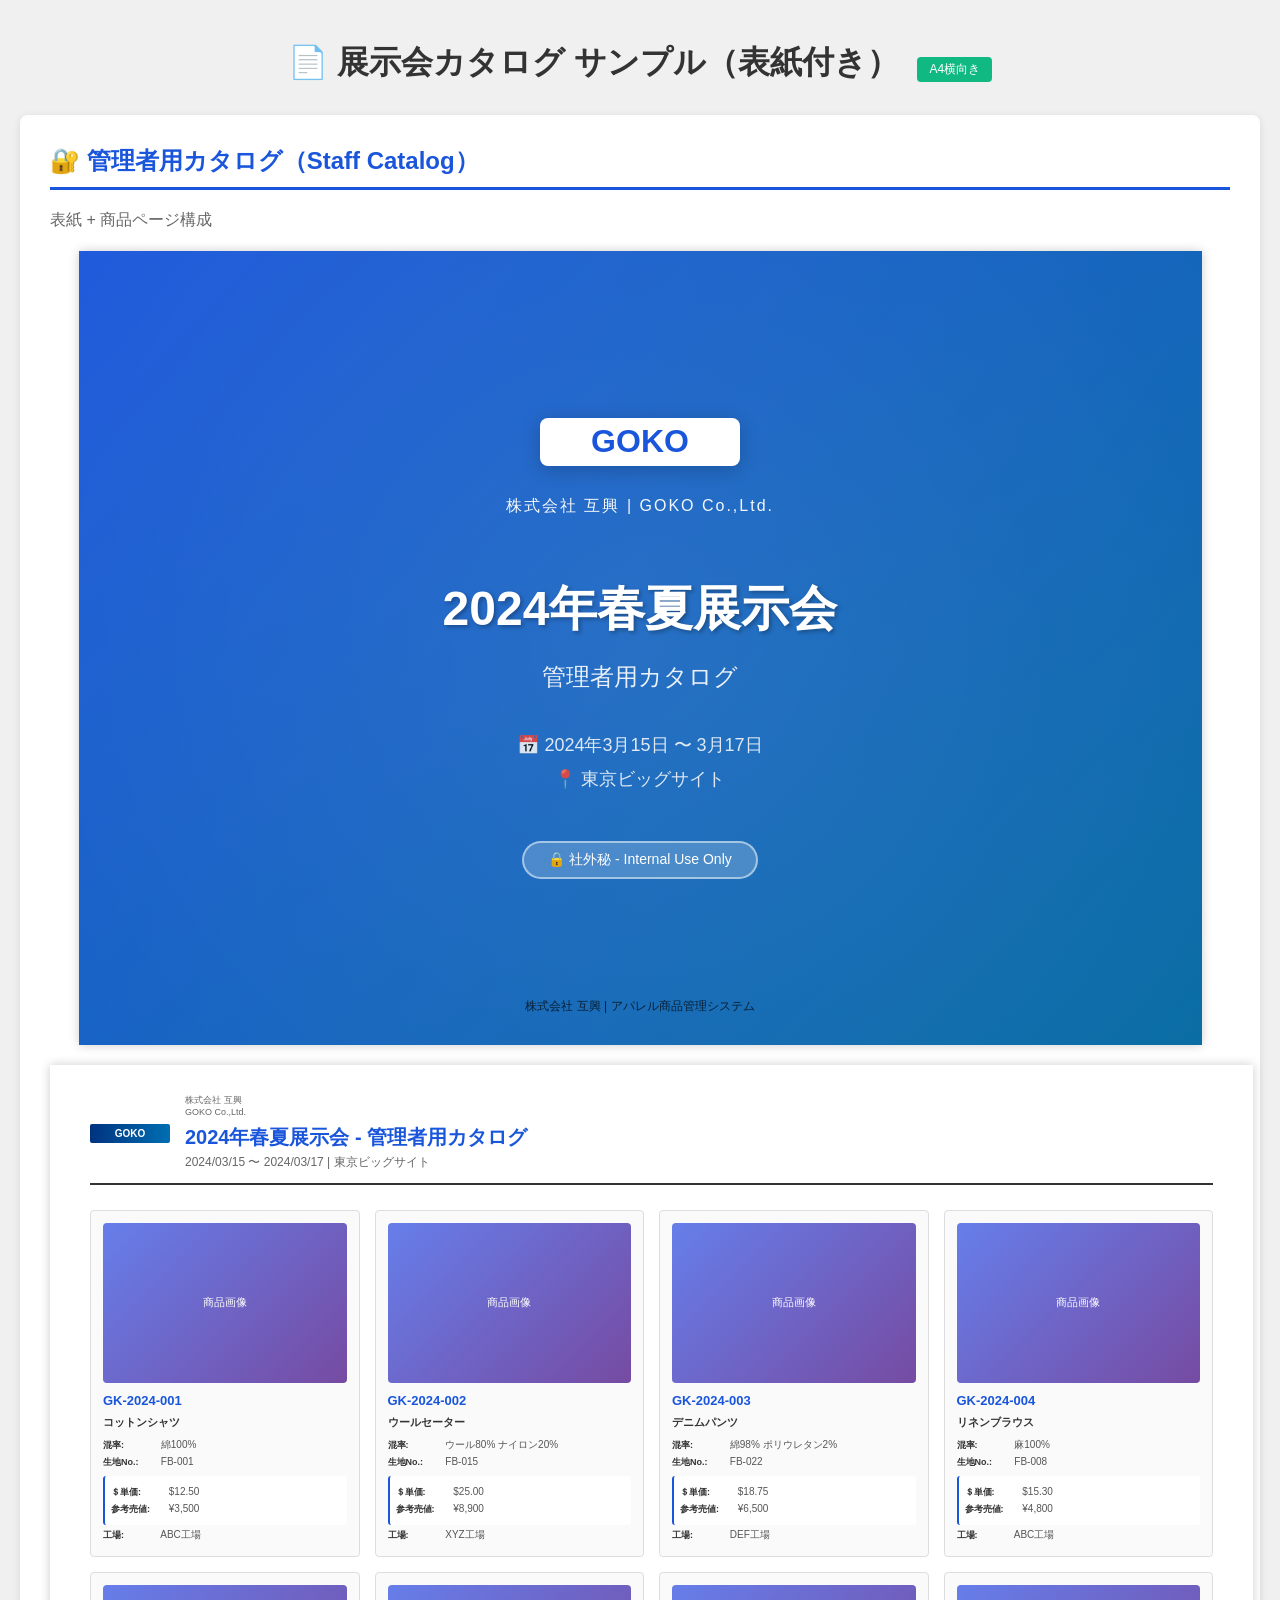
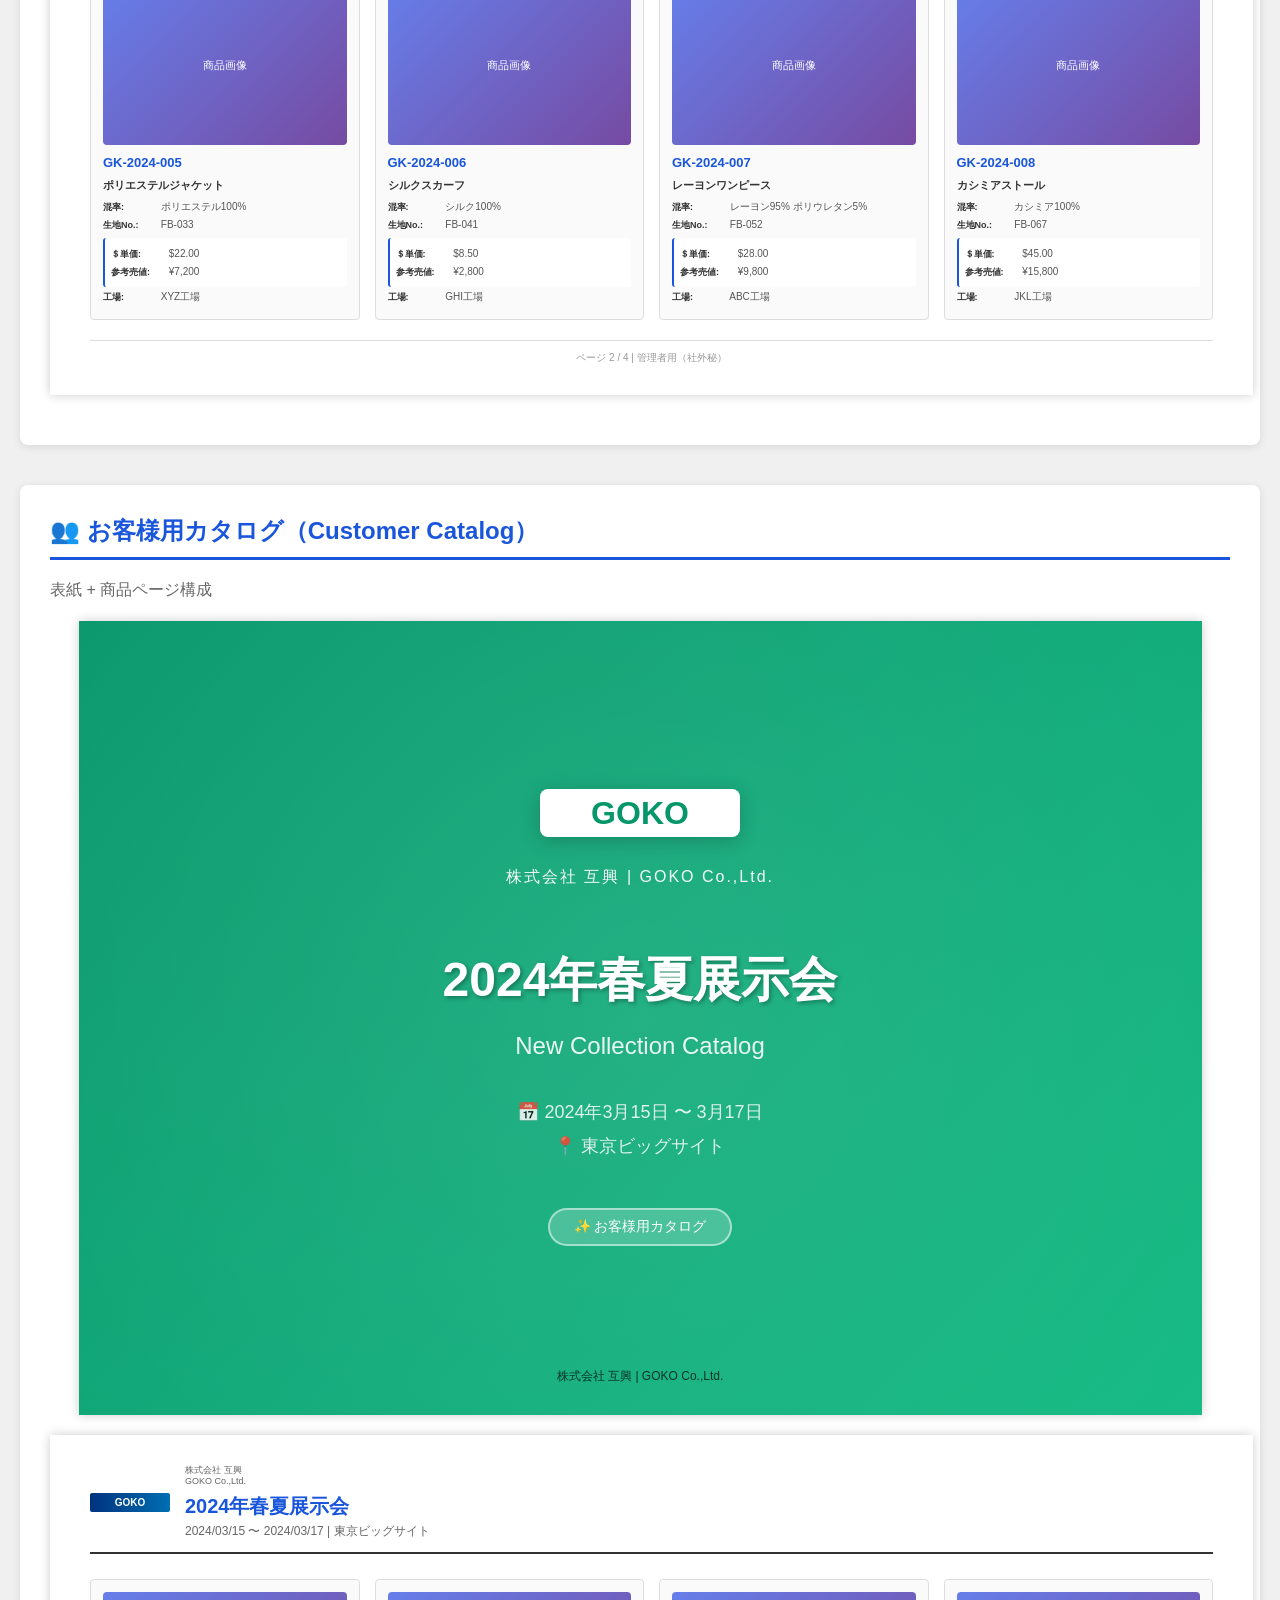
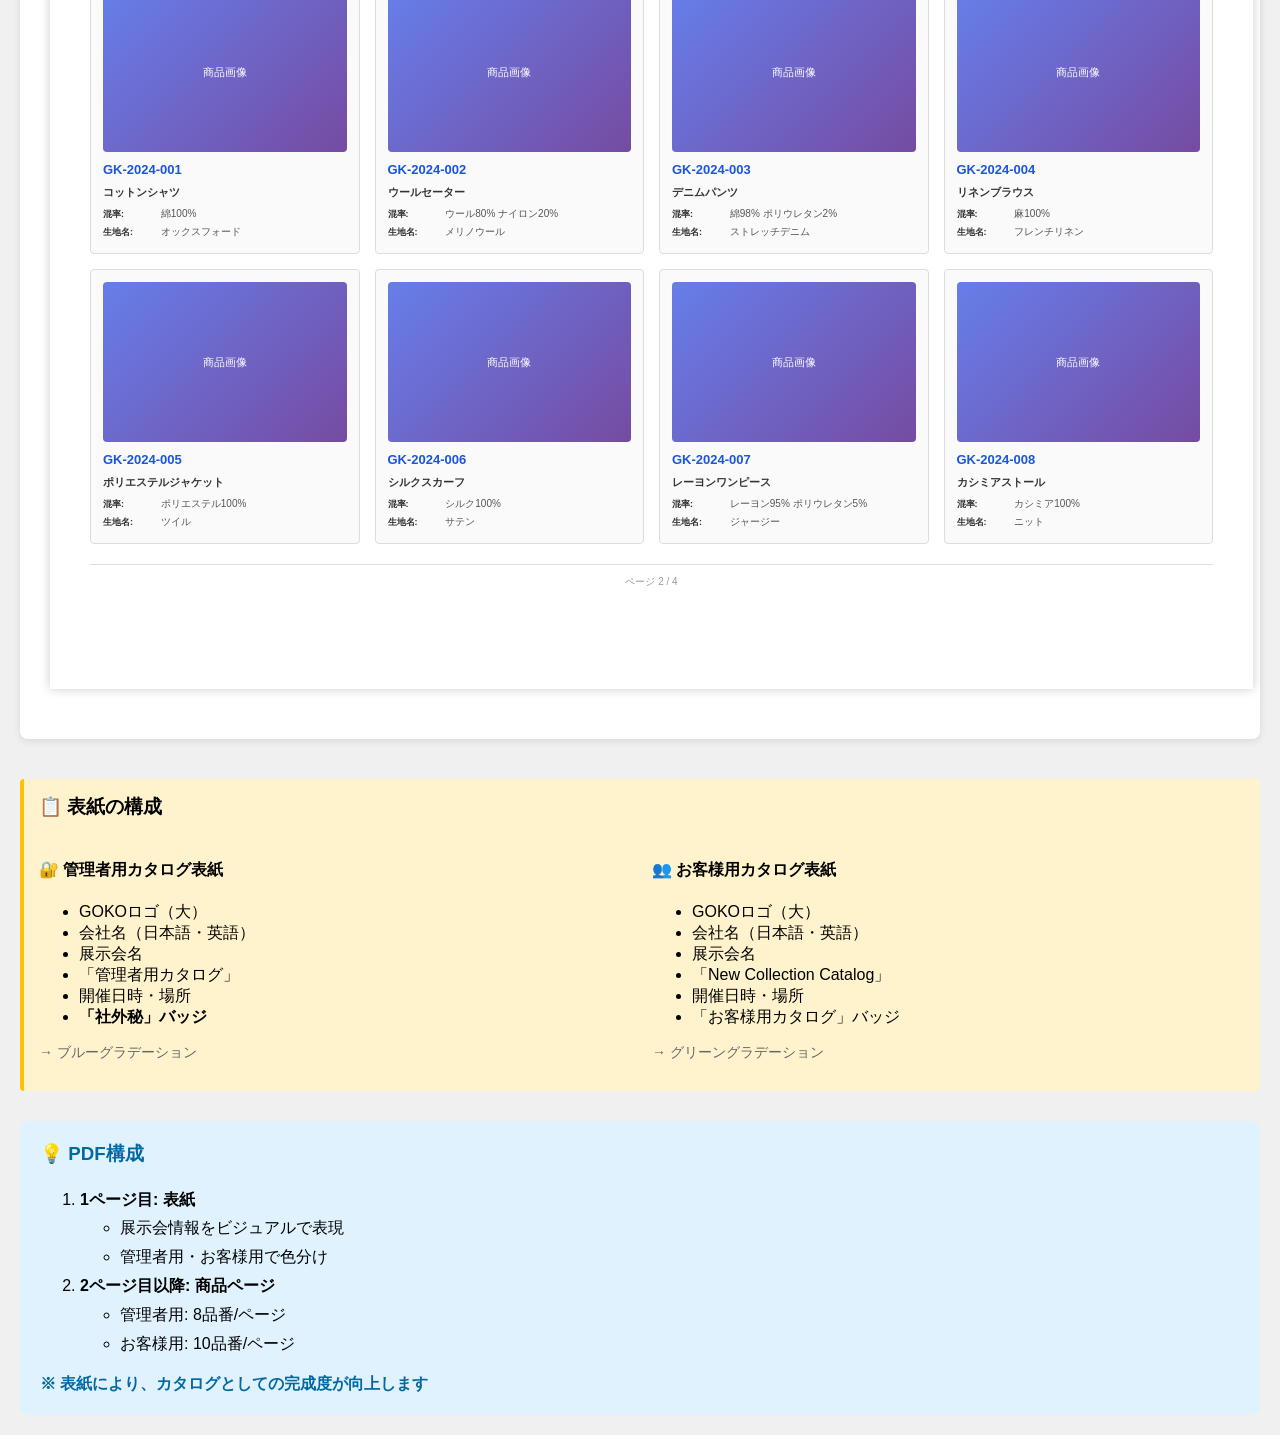
<file: catalog-sample-with-cover.html>
<!DOCTYPE html>
<html lang="ja">
<head>
    <meta charset="UTF-8">
    <meta name="viewport" content="width=device-width, initial-scale=1.0">
    <title>展示会カタログ サンプル（表紙付き）</title>
    <style>
        body {
            font-family: 'Hiragino Kaku Gothic Pro', 'メイリオ', sans-serif;
            margin: 0;
            padding: 20px;
            background: #f0f0f0;
        }
        .catalog-container {
            max-width: 1400px;
            margin: 0 auto;
        }
        h1 {
            text-align: center;
            color: #333;
            margin-bottom: 30px;
        }
        .catalog-type {
            background: white;
            padding: 30px;
            margin-bottom: 40px;
            border-radius: 8px;
            box-shadow: 0 2px 8px rgba(0,0,0,0.1);
        }
        .catalog-type h2 {
            color: #1a56db;
            margin-top: 0;
            border-bottom: 3px solid #1a56db;
            padding-bottom: 10px;
        }
        .page {
            background: white;
            padding: 30px 40px;
            margin: 20px auto;
            box-shadow: 0 0 10px rgba(0,0,0,0.2);
            width: 1123px;
            min-height: 794px;
        }

        /* 表紙スタイル */
        .cover-page {
            background: linear-gradient(135deg, #1a56db 0%, #0369a1 100%);
            padding: 0;
            display: flex;
            flex-direction: column;
            justify-content: center;
            align-items: center;
            position: relative;
            overflow: hidden;
        }
        .cover-page::before {
            content: '';
            position: absolute;
            top: -50%;
            right: -50%;
            width: 200%;
            height: 200%;
            background: radial-gradient(circle, rgba(255,255,255,0.1) 0%, transparent 70%);
            animation: rotate 20s linear infinite;
        }
        @keyframes rotate {
            0% { transform: rotate(0deg); }
            100% { transform: rotate(360deg); }
        }
        .cover-content {
            position: relative;
            z-index: 1;
            text-align: center;
            color: white;
        }
        .cover-logo {
            width: 200px;
            height: 48px;
            background: white;
            margin: 0 auto 30px;
            border-radius: 8px;
            display: flex;
            align-items: center;
            justify-content: center;
            font-size: 32px;
            font-weight: bold;
            color: #1a56db;
            box-shadow: 0 4px 20px rgba(0,0,0,0.2);
        }
        .cover-company {
            font-size: 16px;
            margin-bottom: 60px;
            opacity: 0.95;
            letter-spacing: 2px;
        }
        .cover-title {
            font-size: 48px;
            font-weight: bold;
            margin-bottom: 20px;
            text-shadow: 2px 2px 4px rgba(0,0,0,0.3);
        }
        .cover-subtitle {
            font-size: 24px;
            margin-bottom: 40px;
            opacity: 0.9;
        }
        .cover-info {
            font-size: 18px;
            margin: 10px 0;
            opacity: 0.85;
        }
        .cover-badge {
            display: inline-block;
            background: rgba(255,255,255,0.2);
            padding: 8px 24px;
            border-radius: 25px;
            margin-top: 40px;
            font-size: 14px;
            border: 2px solid rgba(255,255,255,0.5);
        }
        .cover-footer {
            position: absolute;
            bottom: 30px;
            left: 0;
            right: 0;
            text-align: center;
            font-size: 12px;
            opacity: 0.7;
        }

        /* 中身ページスタイル */
        .page-header {
            display: flex;
            align-items: center;
            margin-bottom: 25px;
            border-bottom: 2px solid #333;
            padding-bottom: 12px;
        }
        .logo {
            width: 80px;
            height: 19px;
            background: linear-gradient(90deg, #00337f 0%, #006eb2 100%);
            margin-right: 15px;
            border-radius: 2px;
            display: flex;
            align-items: center;
            justify-content: center;
            color: white;
            font-size: 10px;
            font-weight: bold;
        }
        .header-info {
            flex: 1;
        }
        .header-info .company {
            font-size: 9px;
            color: #666;
            line-height: 1.3;
        }
        .header-info h3 {
            margin: 5px 0 0 0;
            font-size: 20px;
            color: #1a56db;
        }
        .header-info p {
            margin: 3px 0 0 0;
            color: #666;
            font-size: 12px;
        }
        .items-grid {
            display: grid;
            grid-template-columns: repeat(4, 1fr);
            gap: 15px;
            margin-top: 15px;
        }
        .item-card {
            border: 1px solid #ddd;
            padding: 12px;
            border-radius: 4px;
            background: #fafafa;
        }
        .item-image {
            width: 100%;
            height: 160px;
            background: linear-gradient(135deg, #667eea 0%, #764ba2 100%);
            display: flex;
            align-items: center;
            justify-content: center;
            color: white;
            font-size: 11px;
            margin-bottom: 8px;
            border-radius: 4px;
        }
        .item-info {
            font-size: 10px;
            line-height: 1.5;
        }
        .item-info .item-no {
            font-size: 13px;
            font-weight: bold;
            color: #1a56db;
            margin-bottom: 4px;
        }
        .item-info .item-name {
            font-size: 11px;
            font-weight: bold;
            margin-bottom: 6px;
            color: #333;
        }
        .item-info .field {
            margin: 2px 0;
            color: #555;
        }
        .item-info .field strong {
            color: #333;
            display: inline-block;
            min-width: 55px;
            font-size: 9px;
        }
        .price-info {
            background: #fff;
            padding: 6px;
            margin-top: 6px;
            border-radius: 3px;
            border-left: 2px solid #1a56db;
        }
        .page-footer {
            text-align: center;
            margin-top: 20px;
            padding-top: 10px;
            border-top: 1px solid #ddd;
            color: #999;
            font-size: 10px;
        }
        .orientation-badge {
            display: inline-block;
            background: #10b981;
            color: white;
            padding: 4px 12px;
            border-radius: 4px;
            font-size: 12px;
            margin-left: 10px;
            font-weight: normal;
        }
        .note-box {
            background: #fff3cd;
            border-left: 4px solid #ffc107;
            padding: 15px;
            margin: 20px 0;
            border-radius: 4px;
        }
    </style>
</head>
<body>
    <div class="catalog-container">
        <h1>📄 展示会カタログ サンプル（表紙付き） <span class="orientation-badge">A4横向き</span></h1>

        <!-- 管理者用カタログ -->
        <div class="catalog-type">
            <h2>🔐 管理者用カタログ（Staff Catalog）</h2>
            <p style="color: #666; margin-bottom: 20px;">表紙 + 商品ページ構成</p>

            <!-- 表紙 -->
            <div class="page cover-page">
                <div class="cover-content">
                    <div class="cover-logo">GOKO</div>
                    <div class="cover-company">株式会社 互興 | GOKO Co.,Ltd.</div>

                    <div class="cover-title">2024年春夏展示会</div>
                    <div class="cover-subtitle">管理者用カタログ</div>

                    <div class="cover-info">📅 2024年3月15日 〜 3月17日</div>
                    <div class="cover-info">📍 東京ビッグサイト</div>

                    <div class="cover-badge">🔒 社外秘 - Internal Use Only</div>
                </div>
                <div class="cover-footer">
                    株式会社 互興 | アパレル商品管理システム
                </div>
            </div>

            <!-- 商品ページ -->
            <div class="page">
                <div class="page-header">
                    <div class="logo">GOKO</div>
                    <div class="header-info">
                        <div class="company">株式会社 互興<br>GOKO Co.,Ltd.</div>
                        <h3>2024年春夏展示会 - 管理者用カタログ</h3>
                        <p>2024/03/15 〜 2024/03/17 | 東京ビッグサイト</p>
                    </div>
                </div>

                <div class="items-grid">
                    <!-- アイテム1-4 -->
                    <div class="item-card">
                        <div class="item-image">商品画像</div>
                        <div class="item-info">
                            <div class="item-no">GK-2024-001</div>
                            <div class="item-name">コットンシャツ</div>
                            <div class="field"><strong>混率:</strong> 綿100%</div>
                            <div class="field"><strong>生地No.:</strong> FB-001</div>
                            <div class="price-info">
                                <div class="field"><strong>＄単価:</strong> $12.50</div>
                                <div class="field"><strong>参考売値:</strong> ¥3,500</div>
                            </div>
                            <div class="field"><strong>工場:</strong> ABC工場</div>
                        </div>
                    </div>

                    <div class="item-card">
                        <div class="item-image">商品画像</div>
                        <div class="item-info">
                            <div class="item-no">GK-2024-002</div>
                            <div class="item-name">ウールセーター</div>
                            <div class="field"><strong>混率:</strong> ウール80% ナイロン20%</div>
                            <div class="field"><strong>生地No.:</strong> FB-015</div>
                            <div class="price-info">
                                <div class="field"><strong>＄単価:</strong> $25.00</div>
                                <div class="field"><strong>参考売値:</strong> ¥8,900</div>
                            </div>
                            <div class="field"><strong>工場:</strong> XYZ工場</div>
                        </div>
                    </div>

                    <div class="item-card">
                        <div class="item-image">商品画像</div>
                        <div class="item-info">
                            <div class="item-no">GK-2024-003</div>
                            <div class="item-name">デニムパンツ</div>
                            <div class="field"><strong>混率:</strong> 綿98% ポリウレタン2%</div>
                            <div class="field"><strong>生地No.:</strong> FB-022</div>
                            <div class="price-info">
                                <div class="field"><strong>＄単価:</strong> $18.75</div>
                                <div class="field"><strong>参考売値:</strong> ¥6,500</div>
                            </div>
                            <div class="field"><strong>工場:</strong> DEF工場</div>
                        </div>
                    </div>

                    <div class="item-card">
                        <div class="item-image">商品画像</div>
                        <div class="item-info">
                            <div class="item-no">GK-2024-004</div>
                            <div class="item-name">リネンブラウス</div>
                            <div class="field"><strong>混率:</strong> 麻100%</div>
                            <div class="field"><strong>生地No.:</strong> FB-008</div>
                            <div class="price-info">
                                <div class="field"><strong>＄単価:</strong> $15.30</div>
                                <div class="field"><strong>参考売値:</strong> ¥4,800</div>
                            </div>
                            <div class="field"><strong>工場:</strong> ABC工場</div>
                        </div>
                    </div>

                    <div class="item-card">
                        <div class="item-image">商品画像</div>
                        <div class="item-info">
                            <div class="item-no">GK-2024-005</div>
                            <div class="item-name">ポリエステルジャケット</div>
                            <div class="field"><strong>混率:</strong> ポリエステル100%</div>
                            <div class="field"><strong>生地No.:</strong> FB-033</div>
                            <div class="price-info">
                                <div class="field"><strong>＄単価:</strong> $22.00</div>
                                <div class="field"><strong>参考売値:</strong> ¥7,200</div>
                            </div>
                            <div class="field"><strong>工場:</strong> XYZ工場</div>
                        </div>
                    </div>

                    <div class="item-card">
                        <div class="item-image">商品画像</div>
                        <div class="item-info">
                            <div class="item-no">GK-2024-006</div>
                            <div class="item-name">シルクスカーフ</div>
                            <div class="field"><strong>混率:</strong> シルク100%</div>
                            <div class="field"><strong>生地No.:</strong> FB-041</div>
                            <div class="price-info">
                                <div class="field"><strong>＄単価:</strong> $8.50</div>
                                <div class="field"><strong>参考売値:</strong> ¥2,800</div>
                            </div>
                            <div class="field"><strong>工場:</strong> GHI工場</div>
                        </div>
                    </div>

                    <div class="item-card">
                        <div class="item-image">商品画像</div>
                        <div class="item-info">
                            <div class="item-no">GK-2024-007</div>
                            <div class="item-name">レーヨンワンピース</div>
                            <div class="field"><strong>混率:</strong> レーヨン95% ポリウレタン5%</div>
                            <div class="field"><strong>生地No.:</strong> FB-052</div>
                            <div class="price-info">
                                <div class="field"><strong>＄単価:</strong> $28.00</div>
                                <div class="field"><strong>参考売値:</strong> ¥9,800</div>
                            </div>
                            <div class="field"><strong>工場:</strong> ABC工場</div>
                        </div>
                    </div>

                    <div class="item-card">
                        <div class="item-image">商品画像</div>
                        <div class="item-info">
                            <div class="item-no">GK-2024-008</div>
                            <div class="item-name">カシミアストール</div>
                            <div class="field"><strong>混率:</strong> カシミア100%</div>
                            <div class="field"><strong>生地No.:</strong> FB-067</div>
                            <div class="price-info">
                                <div class="field"><strong>＄単価:</strong> $45.00</div>
                                <div class="field"><strong>参考売値:</strong> ¥15,800</div>
                            </div>
                            <div class="field"><strong>工場:</strong> JKL工場</div>
                        </div>
                    </div>
                </div>

                <div class="page-footer">
                    ページ 2 / 4 | 管理者用（社外秘）
                </div>
            </div>
        </div>

        <!-- お客様用カタログ -->
        <div class="catalog-type">
            <h2>👥 お客様用カタログ（Customer Catalog）</h2>
            <p style="color: #666; margin-bottom: 20px;">表紙 + 商品ページ構成</p>

            <!-- 表紙 -->
            <div class="page cover-page" style="background: linear-gradient(135deg, #059669 0%, #10b981 100%);">
                <div class="cover-content">
                    <div class="cover-logo" style="color: #059669;">GOKO</div>
                    <div class="cover-company">株式会社 互興 | GOKO Co.,Ltd.</div>

                    <div class="cover-title">2024年春夏展示会</div>
                    <div class="cover-subtitle">New Collection Catalog</div>

                    <div class="cover-info">📅 2024年3月15日 〜 3月17日</div>
                    <div class="cover-info">📍 東京ビッグサイト</div>

                    <div class="cover-badge">✨ お客様用カタログ</div>
                </div>
                <div class="cover-footer">
                    株式会社 互興 | GOKO Co.,Ltd.
                </div>
            </div>

            <!-- 商品ページ -->
            <div class="page">
                <div class="page-header">
                    <div class="logo">GOKO</div>
                    <div class="header-info">
                        <div class="company">株式会社 互興<br>GOKO Co.,Ltd.</div>
                        <h3>2024年春夏展示会</h3>
                        <p>2024/03/15 〜 2024/03/17 | 東京ビッグサイト</p>
                    </div>
                </div>

                <div class="items-grid">
                    <div class="item-card">
                        <div class="item-image">商品画像</div>
                        <div class="item-info">
                            <div class="item-no">GK-2024-001</div>
                            <div class="item-name">コットンシャツ</div>
                            <div class="field"><strong>混率:</strong> 綿100%</div>
                            <div class="field"><strong>生地名:</strong> オックスフォード</div>
                        </div>
                    </div>

                    <div class="item-card">
                        <div class="item-image">商品画像</div>
                        <div class="item-info">
                            <div class="item-no">GK-2024-002</div>
                            <div class="item-name">ウールセーター</div>
                            <div class="field"><strong>混率:</strong> ウール80% ナイロン20%</div>
                            <div class="field"><strong>生地名:</strong> メリノウール</div>
                        </div>
                    </div>

                    <div class="item-card">
                        <div class="item-image">商品画像</div>
                        <div class="item-info">
                            <div class="item-no">GK-2024-003</div>
                            <div class="item-name">デニムパンツ</div>
                            <div class="field"><strong>混率:</strong> 綿98% ポリウレタン2%</div>
                            <div class="field"><strong>生地名:</strong> ストレッチデニム</div>
                        </div>
                    </div>

                    <div class="item-card">
                        <div class="item-image">商品画像</div>
                        <div class="item-info">
                            <div class="item-no">GK-2024-004</div>
                            <div class="item-name">リネンブラウス</div>
                            <div class="field"><strong>混率:</strong> 麻100%</div>
                            <div class="field"><strong>生地名:</strong> フレンチリネン</div>
                        </div>
                    </div>

                    <div class="item-card">
                        <div class="item-image">商品画像</div>
                        <div class="item-info">
                            <div class="item-no">GK-2024-005</div>
                            <div class="item-name">ポリエステルジャケット</div>
                            <div class="field"><strong>混率:</strong> ポリエステル100%</div>
                            <div class="field"><strong>生地名:</strong> ツイル</div>
                        </div>
                    </div>

                    <div class="item-card">
                        <div class="item-image">商品画像</div>
                        <div class="item-info">
                            <div class="item-no">GK-2024-006</div>
                            <div class="item-name">シルクスカーフ</div>
                            <div class="field"><strong>混率:</strong> シルク100%</div>
                            <div class="field"><strong>生地名:</strong> サテン</div>
                        </div>
                    </div>

                    <div class="item-card">
                        <div class="item-image">商品画像</div>
                        <div class="item-info">
                            <div class="item-no">GK-2024-007</div>
                            <div class="item-name">レーヨンワンピース</div>
                            <div class="field"><strong>混率:</strong> レーヨン95% ポリウレタン5%</div>
                            <div class="field"><strong>生地名:</strong> ジャージー</div>
                        </div>
                    </div>

                    <div class="item-card">
                        <div class="item-image">商品画像</div>
                        <div class="item-info">
                            <div class="item-no">GK-2024-008</div>
                            <div class="item-name">カシミアストール</div>
                            <div class="field"><strong>混率:</strong> カシミア100%</div>
                            <div class="field"><strong>生地名:</strong> ニット</div>
                        </div>
                    </div>
                </div>

                <div class="page-footer">
                    ページ 2 / 4
                </div>
            </div>
        </div>

        <!-- 説明 -->
        <div class="note-box">
            <h3 style="margin-top: 0;">📋 表紙の構成</h3>
            <div style="display: grid; grid-template-columns: 1fr 1fr; gap: 20px;">
                <div>
                    <h4>🔐 管理者用カタログ表紙</h4>
                    <ul>
                        <li>GOKOロゴ（大）</li>
                        <li>会社名（日本語・英語）</li>
                        <li>展示会名</li>
                        <li>「管理者用カタログ」</li>
                        <li>開催日時・場所</li>
                        <li><strong>「社外秘」バッジ</strong></li>
                    </ul>
                    <p style="color: #666; font-size: 14px;">→ ブルーグラデーション</p>
                </div>
                <div>
                    <h4>👥 お客様用カタログ表紙</h4>
                    <ul>
                        <li>GOKOロゴ（大）</li>
                        <li>会社名（日本語・英語）</li>
                        <li>展示会名</li>
                        <li>「New Collection Catalog」</li>
                        <li>開催日時・場所</li>
                        <li>「お客様用カタログ」バッジ</li>
                    </ul>
                    <p style="color: #666; font-size: 14px;">→ グリーングラデーション</p>
                </div>
            </div>
        </div>

        <div style="background: #e0f2fe; padding: 20px; border-radius: 8px; margin-top: 30px;">
            <h3 style="margin-top: 0; color: #0369a1;">💡 PDF構成</h3>
            <ol style="line-height: 1.8;">
                <li><strong>1ページ目: 表紙</strong>
                    <ul>
                        <li>展示会情報をビジュアルで表現</li>
                        <li>管理者用・お客様用で色分け</li>
                    </ul>
                </li>
                <li><strong>2ページ目以降: 商品ページ</strong>
                    <ul>
                        <li>管理者用: 8品番/ページ</li>
                        <li>お客様用: 10品番/ページ</li>
                    </ul>
                </li>
            </ol>
            <p style="margin-bottom: 0; color: #0369a1;"><strong>※ 表紙により、カタログとしての完成度が向上します</strong></p>
        </div>
    </div>
</body>
</html>
</file>
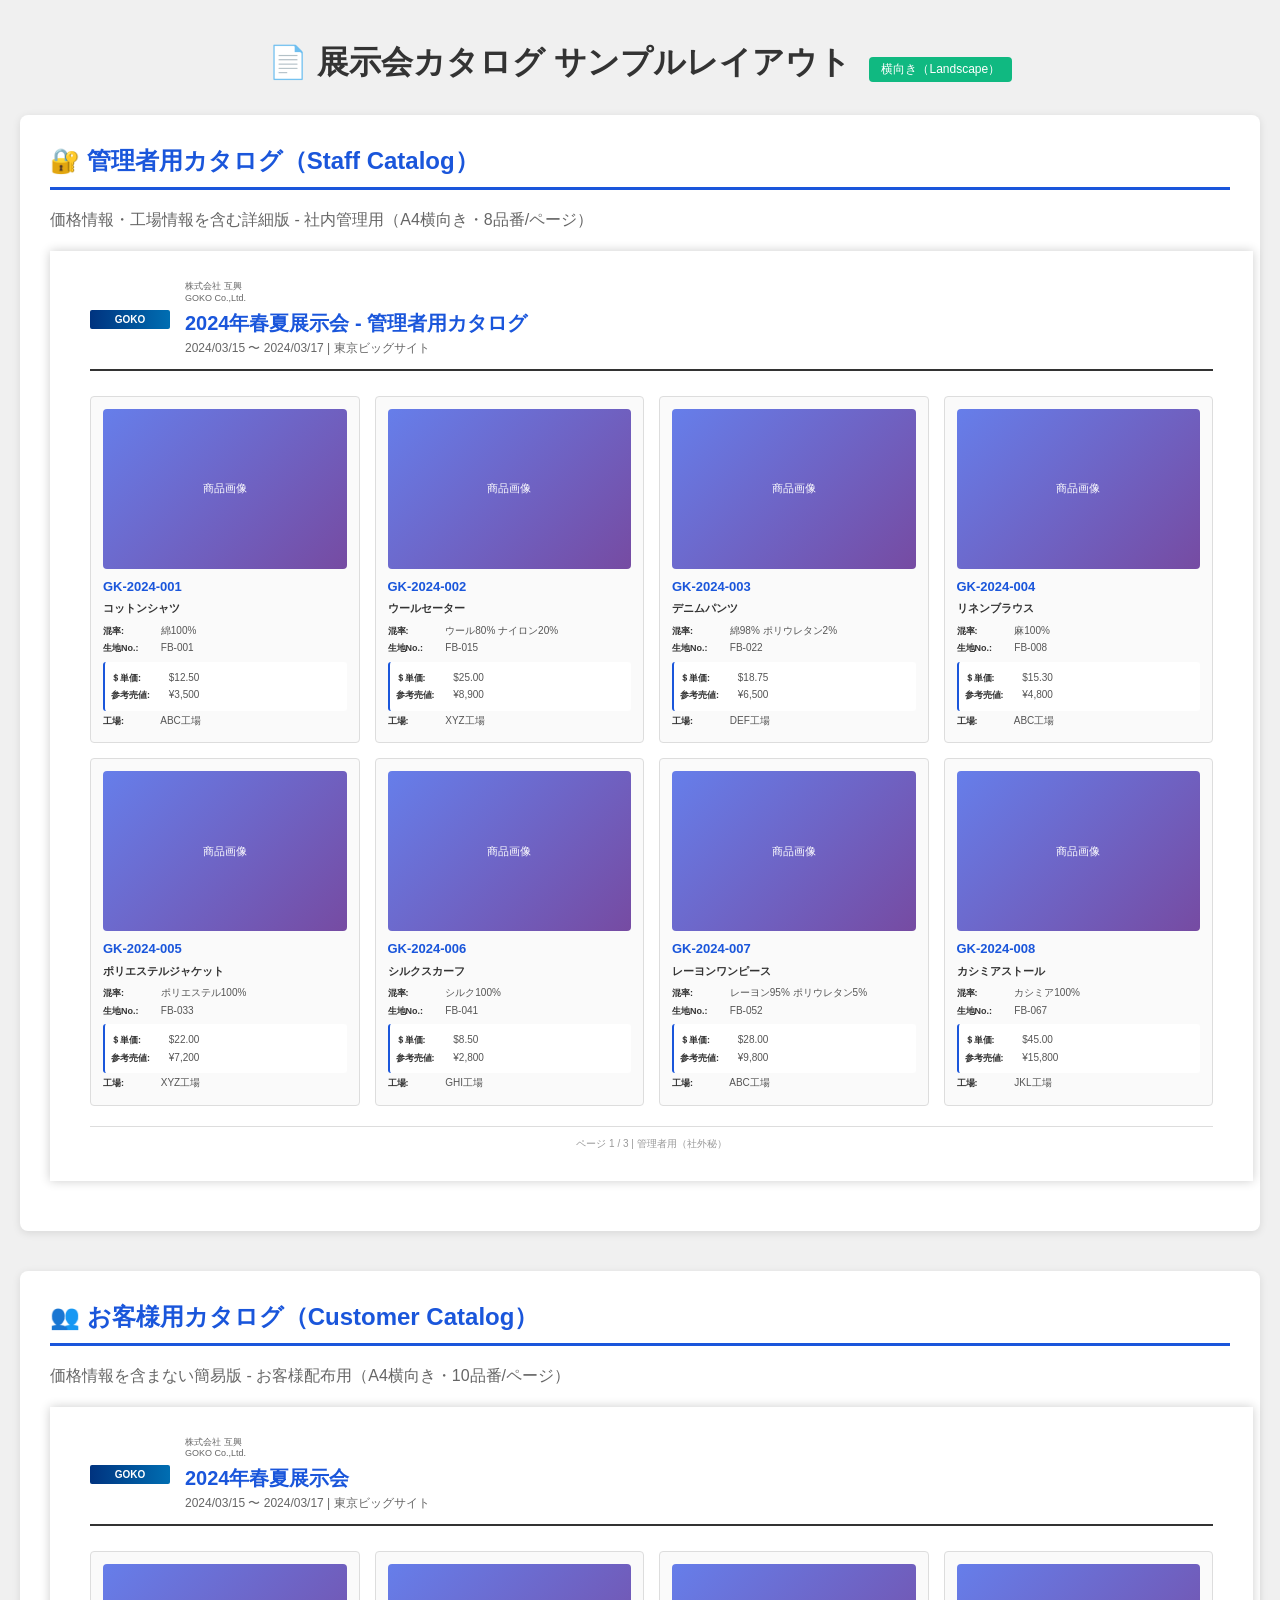
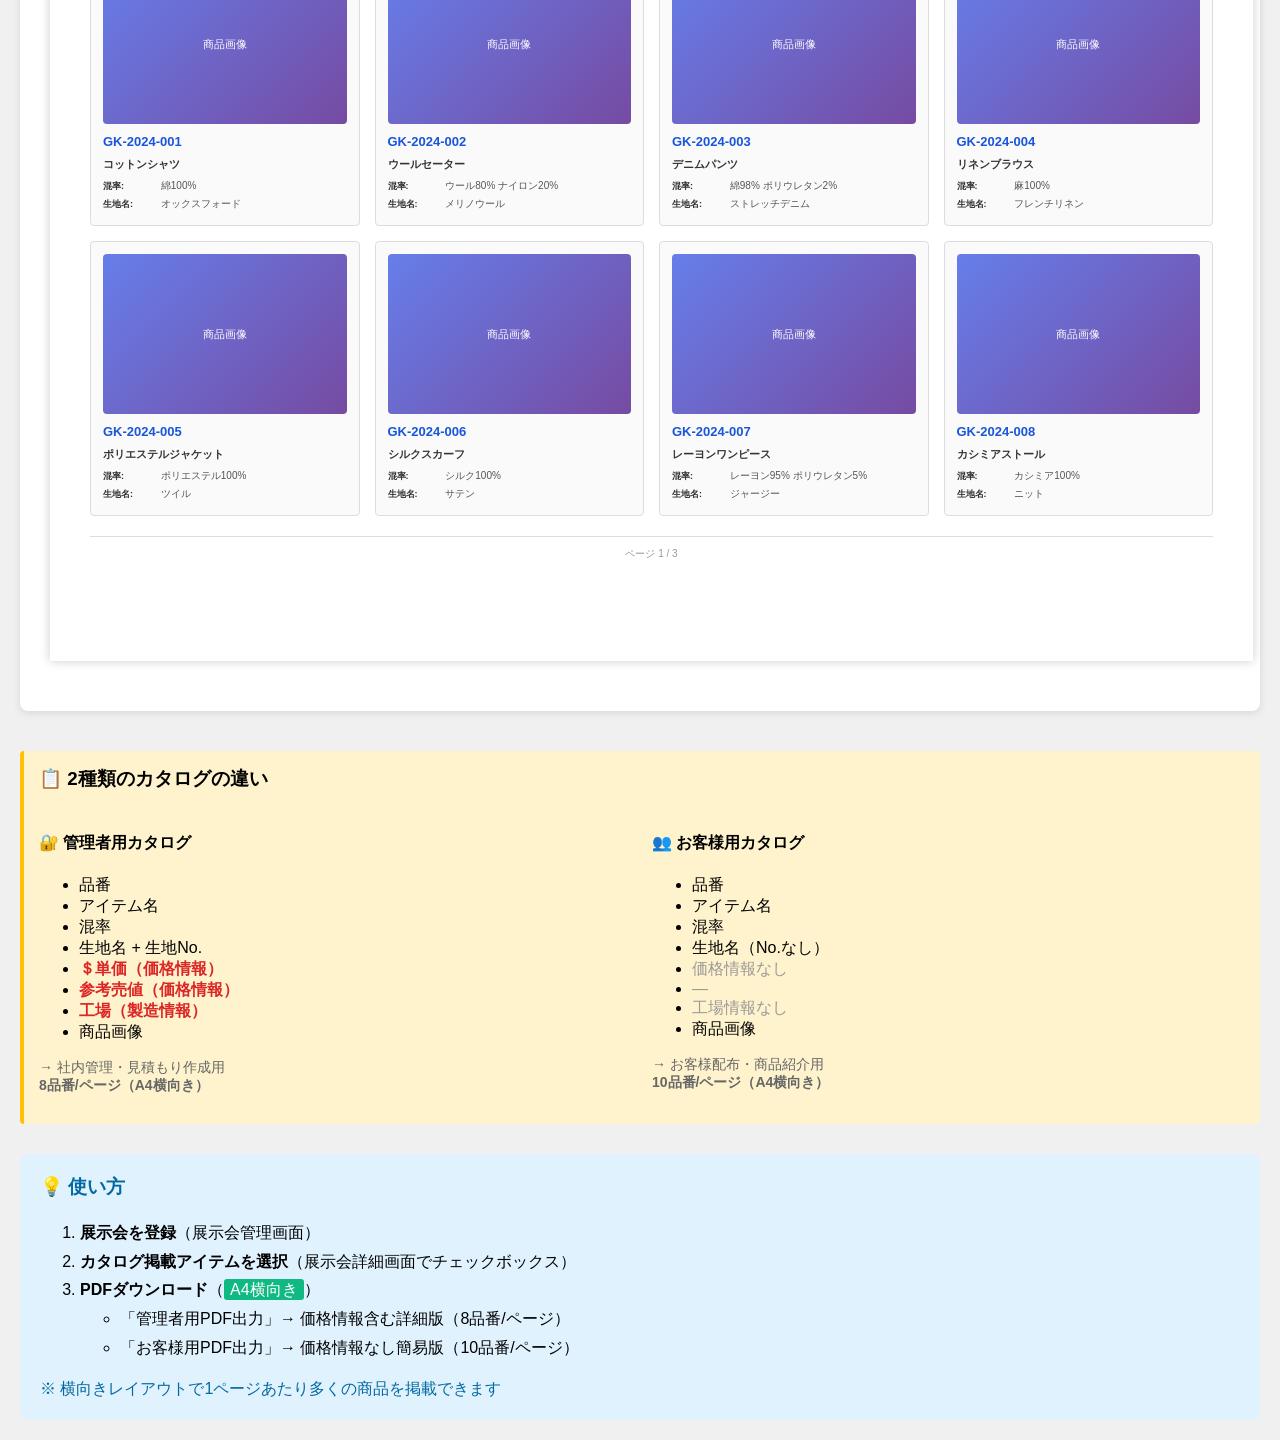
<file: catalog-sample.html>
<!DOCTYPE html>
<html lang="ja">
<head>
    <meta charset="UTF-8">
    <meta name="viewport" content="width=device-width, initial-scale=1.0">
    <title>展示会カタログ サンプル（横向き）</title>
    <style>
        body {
            font-family: 'Hiragino Kaku Gothic Pro', 'メイリオ', sans-serif;
            margin: 0;
            padding: 20px;
            background: #f0f0f0;
        }
        .catalog-container {
            max-width: 1400px;
            margin: 0 auto;
        }
        h1 {
            text-align: center;
            color: #333;
            margin-bottom: 30px;
        }
        .catalog-type {
            background: white;
            padding: 30px;
            margin-bottom: 40px;
            border-radius: 8px;
            box-shadow: 0 2px 8px rgba(0,0,0,0.1);
        }
        .catalog-type h2 {
            color: #1a56db;
            margin-top: 0;
            border-bottom: 3px solid #1a56db;
            padding-bottom: 10px;
        }
        .page {
            background: white;
            padding: 30px 40px;
            margin: 20px auto;
            box-shadow: 0 0 10px rgba(0,0,0,0.2);
            /* A4 landscape: 297mm × 210mm = 1123px × 794px at 96dpi */
            width: 1123px;
            min-height: 794px;
        }
        .page-header {
            display: flex;
            align-items: center;
            margin-bottom: 25px;
            border-bottom: 2px solid #333;
            padding-bottom: 12px;
        }
        .logo {
            width: 80px;
            height: 19px;
            background: linear-gradient(90deg, #00337f 0%, #006eb2 100%);
            margin-right: 15px;
            border-radius: 2px;
            display: flex;
            align-items: center;
            justify-content: center;
            color: white;
            font-size: 10px;
            font-weight: bold;
        }
        .header-info {
            flex: 1;
        }
        .header-info .company {
            font-size: 9px;
            color: #666;
            line-height: 1.3;
        }
        .header-info h3 {
            margin: 5px 0 0 0;
            font-size: 20px;
            color: #1a56db;
        }
        .header-info p {
            margin: 3px 0 0 0;
            color: #666;
            font-size: 12px;
        }
        .items-grid {
            display: grid;
            grid-template-columns: repeat(4, 1fr);
            gap: 15px;
            margin-top: 15px;
        }
        .item-card {
            border: 1px solid #ddd;
            padding: 12px;
            border-radius: 4px;
            background: #fafafa;
        }
        .item-image {
            width: 100%;
            height: 160px;
            background: linear-gradient(135deg, #667eea 0%, #764ba2 100%);
            display: flex;
            align-items: center;
            justify-content: center;
            color: white;
            font-size: 11px;
            margin-bottom: 8px;
            border-radius: 4px;
        }
        .item-info {
            font-size: 10px;
            line-height: 1.5;
        }
        .item-info .item-no {
            font-size: 13px;
            font-weight: bold;
            color: #1a56db;
            margin-bottom: 4px;
        }
        .item-info .item-name {
            font-size: 11px;
            font-weight: bold;
            margin-bottom: 6px;
            color: #333;
        }
        .item-info .field {
            margin: 2px 0;
            color: #555;
        }
        .item-info .field strong {
            color: #333;
            display: inline-block;
            min-width: 55px;
            font-size: 9px;
        }
        .price-info {
            background: #fff;
            padding: 6px;
            margin-top: 6px;
            border-radius: 3px;
            border-left: 2px solid #1a56db;
        }
        .page-footer {
            text-align: center;
            margin-top: 20px;
            padding-top: 10px;
            border-top: 1px solid #ddd;
            color: #999;
            font-size: 10px;
        }
        .comparison {
            display: grid;
            grid-template-columns: 1fr 1fr;
            gap: 20px;
            margin-top: 20px;
        }
        .comparison-note {
            background: #fff3cd;
            border-left: 4px solid #ffc107;
            padding: 15px;
            margin: 20px 0;
            border-radius: 4px;
        }
        .orientation-badge {
            display: inline-block;
            background: #10b981;
            color: white;
            padding: 4px 12px;
            border-radius: 4px;
            font-size: 12px;
            margin-left: 10px;
            font-weight: normal;
        }
    </style>
</head>
<body>
    <div class="catalog-container">
        <h1>📄 展示会カタログ サンプルレイアウト <span class="orientation-badge">横向き（Landscape）</span></h1>

        <!-- 管理者用カタログ -->
        <div class="catalog-type">
            <h2>🔐 管理者用カタログ（Staff Catalog）</h2>
            <p style="color: #666; margin-bottom: 20px;">価格情報・工場情報を含む詳細版 - 社内管理用（A4横向き・8品番/ページ）</p>

            <div class="page">
                <div class="page-header">
                    <div class="logo">GOKO</div>
                    <div class="header-info">
                        <div class="company">株式会社 互興<br>GOKO Co.,Ltd.</div>
                        <h3>2024年春夏展示会 - 管理者用カタログ</h3>
                        <p>2024/03/15 〜 2024/03/17 | 東京ビッグサイト</p>
                    </div>
                </div>

                <div class="items-grid">
                    <!-- アイテム1 -->
                    <div class="item-card">
                        <div class="item-image">商品画像</div>
                        <div class="item-info">
                            <div class="item-no">GK-2024-001</div>
                            <div class="item-name">コットンシャツ</div>
                            <div class="field"><strong>混率:</strong> 綿100%</div>
                            <div class="field"><strong>生地No.:</strong> FB-001</div>
                            <div class="price-info">
                                <div class="field"><strong>＄単価:</strong> $12.50</div>
                                <div class="field"><strong>参考売値:</strong> ¥3,500</div>
                            </div>
                            <div class="field"><strong>工場:</strong> ABC工場</div>
                        </div>
                    </div>

                    <!-- アイテム2 -->
                    <div class="item-card">
                        <div class="item-image">商品画像</div>
                        <div class="item-info">
                            <div class="item-no">GK-2024-002</div>
                            <div class="item-name">ウールセーター</div>
                            <div class="field"><strong>混率:</strong> ウール80% ナイロン20%</div>
                            <div class="field"><strong>生地No.:</strong> FB-015</div>
                            <div class="price-info">
                                <div class="field"><strong>＄単価:</strong> $25.00</div>
                                <div class="field"><strong>参考売値:</strong> ¥8,900</div>
                            </div>
                            <div class="field"><strong>工場:</strong> XYZ工場</div>
                        </div>
                    </div>

                    <!-- アイテム3 -->
                    <div class="item-card">
                        <div class="item-image">商品画像</div>
                        <div class="item-info">
                            <div class="item-no">GK-2024-003</div>
                            <div class="item-name">デニムパンツ</div>
                            <div class="field"><strong>混率:</strong> 綿98% ポリウレタン2%</div>
                            <div class="field"><strong>生地No.:</strong> FB-022</div>
                            <div class="price-info">
                                <div class="field"><strong>＄単価:</strong> $18.75</div>
                                <div class="field"><strong>参考売値:</strong> ¥6,500</div>
                            </div>
                            <div class="field"><strong>工場:</strong> DEF工場</div>
                        </div>
                    </div>

                    <!-- アイテム4 -->
                    <div class="item-card">
                        <div class="item-image">商品画像</div>
                        <div class="item-info">
                            <div class="item-no">GK-2024-004</div>
                            <div class="item-name">リネンブラウス</div>
                            <div class="field"><strong>混率:</strong> 麻100%</div>
                            <div class="field"><strong>生地No.:</strong> FB-008</div>
                            <div class="price-info">
                                <div class="field"><strong>＄単価:</strong> $15.30</div>
                                <div class="field"><strong>参考売値:</strong> ¥4,800</div>
                            </div>
                            <div class="field"><strong>工場:</strong> ABC工場</div>
                        </div>
                    </div>

                    <!-- アイテム5 -->
                    <div class="item-card">
                        <div class="item-image">商品画像</div>
                        <div class="item-info">
                            <div class="item-no">GK-2024-005</div>
                            <div class="item-name">ポリエステルジャケット</div>
                            <div class="field"><strong>混率:</strong> ポリエステル100%</div>
                            <div class="field"><strong>生地No.:</strong> FB-033</div>
                            <div class="price-info">
                                <div class="field"><strong>＄単価:</strong> $22.00</div>
                                <div class="field"><strong>参考売値:</strong> ¥7,200</div>
                            </div>
                            <div class="field"><strong>工場:</strong> XYZ工場</div>
                        </div>
                    </div>

                    <!-- アイテム6 -->
                    <div class="item-card">
                        <div class="item-image">商品画像</div>
                        <div class="item-info">
                            <div class="item-no">GK-2024-006</div>
                            <div class="item-name">シルクスカーフ</div>
                            <div class="field"><strong>混率:</strong> シルク100%</div>
                            <div class="field"><strong>生地No.:</strong> FB-041</div>
                            <div class="price-info">
                                <div class="field"><strong>＄単価:</strong> $8.50</div>
                                <div class="field"><strong>参考売値:</strong> ¥2,800</div>
                            </div>
                            <div class="field"><strong>工場:</strong> GHI工場</div>
                        </div>
                    </div>

                    <!-- アイテム7 -->
                    <div class="item-card">
                        <div class="item-image">商品画像</div>
                        <div class="item-info">
                            <div class="item-no">GK-2024-007</div>
                            <div class="item-name">レーヨンワンピース</div>
                            <div class="field"><strong>混率:</strong> レーヨン95% ポリウレタン5%</div>
                            <div class="field"><strong>生地No.:</strong> FB-052</div>
                            <div class="price-info">
                                <div class="field"><strong>＄単価:</strong> $28.00</div>
                                <div class="field"><strong>参考売値:</strong> ¥9,800</div>
                            </div>
                            <div class="field"><strong>工場:</strong> ABC工場</div>
                        </div>
                    </div>

                    <!-- アイテム8 -->
                    <div class="item-card">
                        <div class="item-image">商品画像</div>
                        <div class="item-info">
                            <div class="item-no">GK-2024-008</div>
                            <div class="item-name">カシミアストール</div>
                            <div class="field"><strong>混率:</strong> カシミア100%</div>
                            <div class="field"><strong>生地No.:</strong> FB-067</div>
                            <div class="price-info">
                                <div class="field"><strong>＄単価:</strong> $45.00</div>
                                <div class="field"><strong>参考売値:</strong> ¥15,800</div>
                            </div>
                            <div class="field"><strong>工場:</strong> JKL工場</div>
                        </div>
                    </div>
                </div>

                <div class="page-footer">
                    ページ 1 / 3 | 管理者用（社外秘）
                </div>
            </div>
        </div>

        <!-- お客様用カタログ -->
        <div class="catalog-type">
            <h2>👥 お客様用カタログ（Customer Catalog）</h2>
            <p style="color: #666; margin-bottom: 20px;">価格情報を含まない簡易版 - お客様配布用（A4横向き・10品番/ページ）</p>

            <div class="page">
                <div class="page-header">
                    <div class="logo">GOKO</div>
                    <div class="header-info">
                        <div class="company">株式会社 互興<br>GOKO Co.,Ltd.</div>
                        <h3>2024年春夏展示会</h3>
                        <p>2024/03/15 〜 2024/03/17 | 東京ビッグサイト</p>
                    </div>
                </div>

                <div class="items-grid">
                    <!-- アイテム1 -->
                    <div class="item-card">
                        <div class="item-image">商品画像</div>
                        <div class="item-info">
                            <div class="item-no">GK-2024-001</div>
                            <div class="item-name">コットンシャツ</div>
                            <div class="field"><strong>混率:</strong> 綿100%</div>
                            <div class="field"><strong>生地名:</strong> オックスフォード</div>
                        </div>
                    </div>

                    <!-- アイテム2 -->
                    <div class="item-card">
                        <div class="item-image">商品画像</div>
                        <div class="item-info">
                            <div class="item-no">GK-2024-002</div>
                            <div class="item-name">ウールセーター</div>
                            <div class="field"><strong>混率:</strong> ウール80% ナイロン20%</div>
                            <div class="field"><strong>生地名:</strong> メリノウール</div>
                        </div>
                    </div>

                    <!-- アイテム3 -->
                    <div class="item-card">
                        <div class="item-image">商品画像</div>
                        <div class="item-info">
                            <div class="item-no">GK-2024-003</div>
                            <div class="item-name">デニムパンツ</div>
                            <div class="field"><strong>混率:</strong> 綿98% ポリウレタン2%</div>
                            <div class="field"><strong>生地名:</strong> ストレッチデニム</div>
                        </div>
                    </div>

                    <!-- アイテム4 -->
                    <div class="item-card">
                        <div class="item-image">商品画像</div>
                        <div class="item-info">
                            <div class="item-no">GK-2024-004</div>
                            <div class="item-name">リネンブラウス</div>
                            <div class="field"><strong>混率:</strong> 麻100%</div>
                            <div class="field"><strong>生地名:</strong> フレンチリネン</div>
                        </div>
                    </div>

                    <!-- アイテム5 -->
                    <div class="item-card">
                        <div class="item-image">商品画像</div>
                        <div class="item-info">
                            <div class="item-no">GK-2024-005</div>
                            <div class="item-name">ポリエステルジャケット</div>
                            <div class="field"><strong>混率:</strong> ポリエステル100%</div>
                            <div class="field"><strong>生地名:</strong> ツイル</div>
                        </div>
                    </div>

                    <!-- アイテム6 -->
                    <div class="item-card">
                        <div class="item-image">商品画像</div>
                        <div class="item-info">
                            <div class="item-no">GK-2024-006</div>
                            <div class="item-name">シルクスカーフ</div>
                            <div class="field"><strong>混率:</strong> シルク100%</div>
                            <div class="field"><strong>生地名:</strong> サテン</div>
                        </div>
                    </div>

                    <!-- アイテム7 -->
                    <div class="item-card">
                        <div class="item-image">商品画像</div>
                        <div class="item-info">
                            <div class="item-no">GK-2024-007</div>
                            <div class="item-name">レーヨンワンピース</div>
                            <div class="field"><strong>混率:</strong> レーヨン95% ポリウレタン5%</div>
                            <div class="field"><strong>生地名:</strong> ジャージー</div>
                        </div>
                    </div>

                    <!-- アイテム8 -->
                    <div class="item-card">
                        <div class="item-image">商品画像</div>
                        <div class="item-info">
                            <div class="item-no">GK-2024-008</div>
                            <div class="item-name">カシミアストール</div>
                            <div class="field"><strong>混率:</strong> カシミア100%</div>
                            <div class="field"><strong>生地名:</strong> ニット</div>
                        </div>
                    </div>
                </div>

                <div class="page-footer">
                    ページ 1 / 3
                </div>
            </div>
        </div>

        <!-- 違いの説明 -->
        <div class="comparison-note">
            <h3 style="margin-top: 0;">📋 2種類のカタログの違い</h3>
            <div class="comparison">
                <div>
                    <h4>🔐 管理者用カタログ</h4>
                    <ul>
                        <li>品番</li>
                        <li>アイテム名</li>
                        <li>混率</li>
                        <li>生地名 + 生地No.</li>
                        <li><strong style="color: #dc2626;">＄単価（価格情報）</strong></li>
                        <li><strong style="color: #dc2626;">参考売値（価格情報）</strong></li>
                        <li><strong style="color: #dc2626;">工場（製造情報）</strong></li>
                        <li>商品画像</li>
                    </ul>
                    <p style="color: #666; font-size: 14px;">→ 社内管理・見積もり作成用<br><strong>8品番/ページ（A4横向き）</strong></p>
                </div>
                <div>
                    <h4>👥 お客様用カタログ</h4>
                    <ul>
                        <li>品番</li>
                        <li>アイテム名</li>
                        <li>混率</li>
                        <li>生地名（No.なし）</li>
                        <li><span style="color: #999;">価格情報なし</span></li>
                        <li><span style="color: #999;">―</span></li>
                        <li><span style="color: #999;">工場情報なし</span></li>
                        <li>商品画像</li>
                    </ul>
                    <p style="color: #666; font-size: 14px;">→ お客様配布・商品紹介用<br><strong>10品番/ページ（A4横向き）</strong></p>
                </div>
            </div>
        </div>

        <div style="background: #e0f2fe; padding: 20px; border-radius: 8px; margin-top: 30px;">
            <h3 style="margin-top: 0; color: #0369a1;">💡 使い方</h3>
            <ol style="line-height: 1.8;">
                <li><strong>展示会を登録</strong>（展示会管理画面）</li>
                <li><strong>カタログ掲載アイテムを選択</strong>（展示会詳細画面でチェックボックス）</li>
                <li><strong>PDFダウンロード</strong>（<span style="background: #10b981; color: white; padding: 2px 6px; border-radius: 3px;">A4横向き</span>）
                    <ul>
                        <li>「管理者用PDF出力」→ 価格情報含む詳細版（8品番/ページ）</li>
                        <li>「お客様用PDF出力」→ 価格情報なし簡易版（10品番/ページ）</li>
                    </ul>
                </li>
            </ol>
            <p style="margin-bottom: 0; color: #0369a1;">※ 横向きレイアウトで1ページあたり多くの商品を掲載できます</p>
        </div>
    </div>
</body>
</html>
</file>
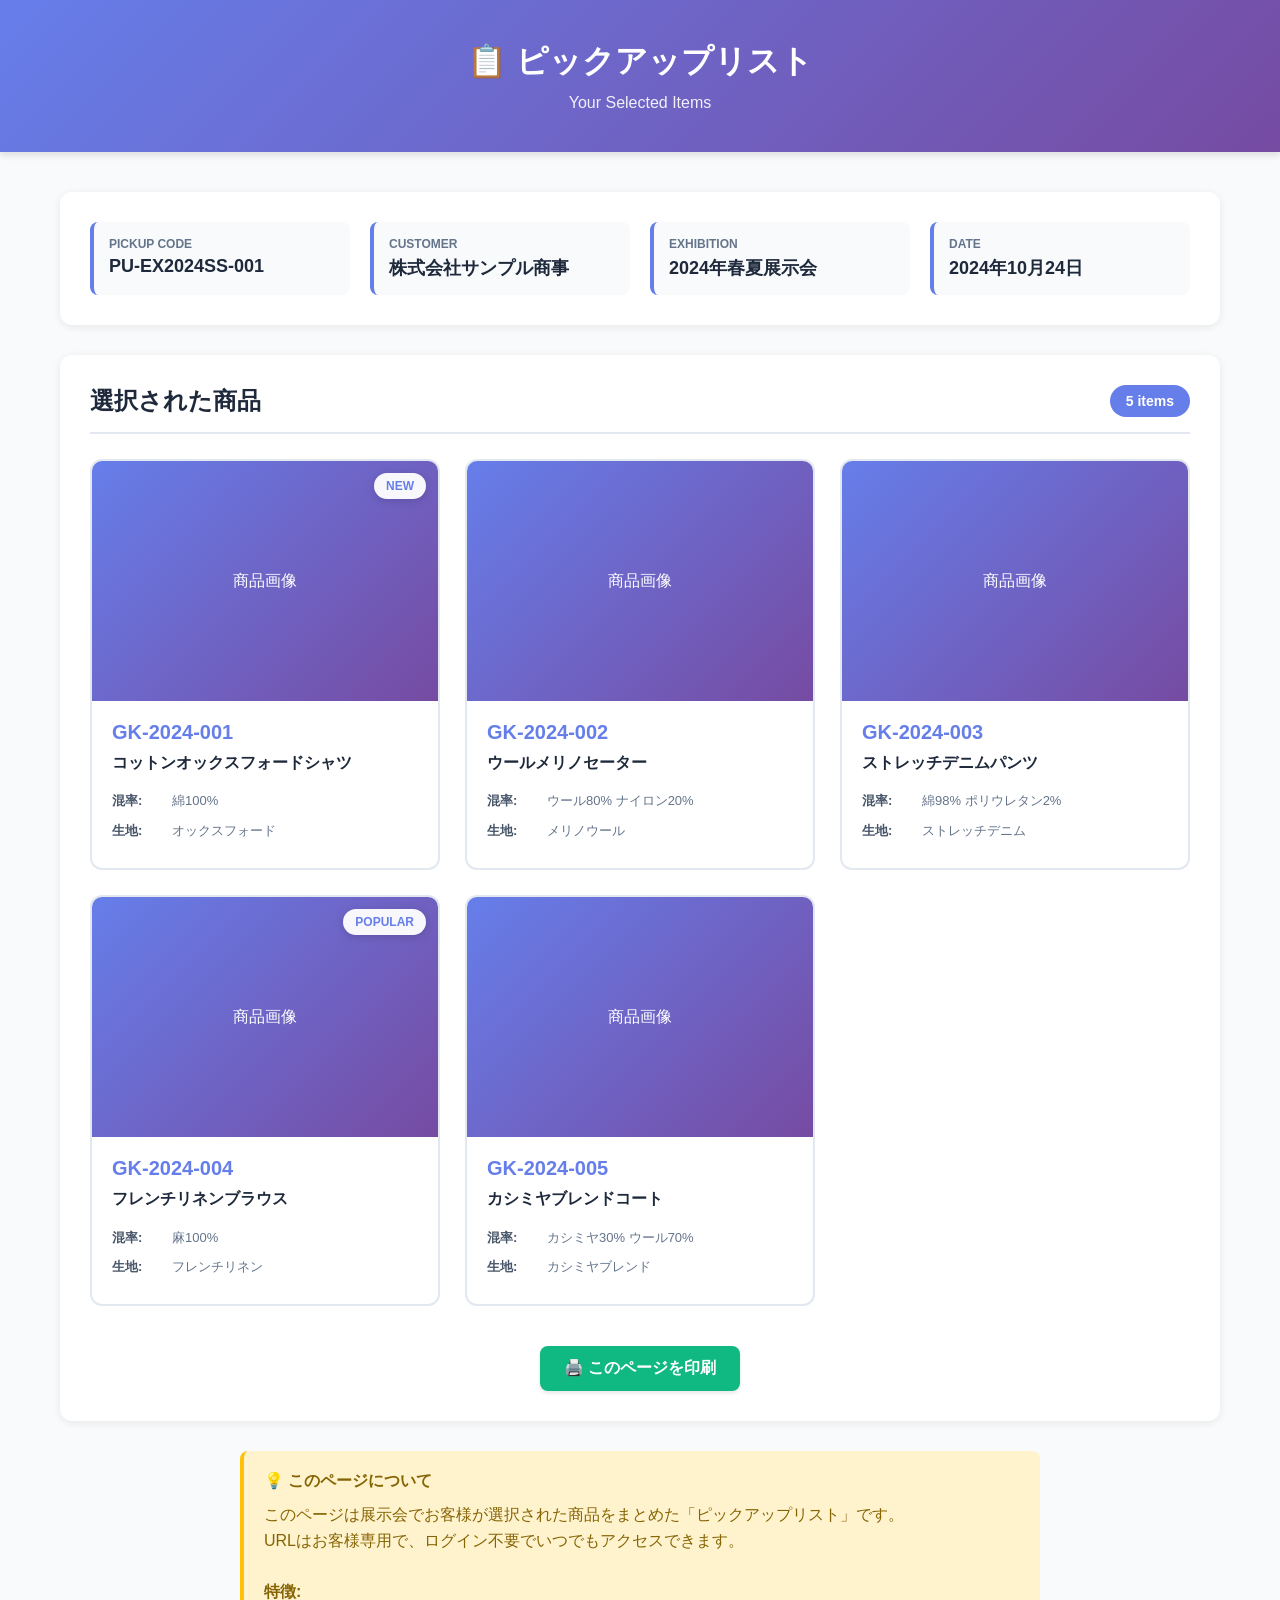
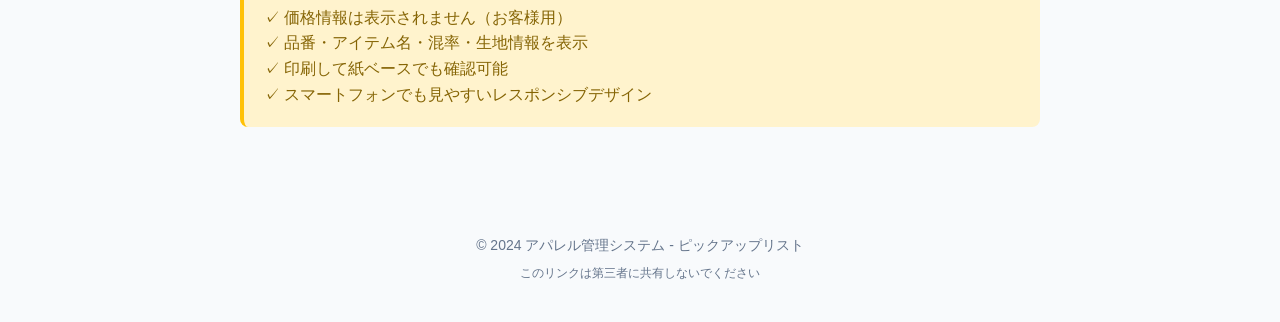
<file: pickup-view-sample.html>
<!DOCTYPE html>
<html lang="ja">
<head>
    <meta charset="UTF-8">
    <meta name="viewport" content="width=device-width, initial-scale=1.0">
    <title>ピックアップリスト - お客様表示サンプル</title>
    <style>
        * {
            margin: 0;
            padding: 0;
            box-sizing: border-box;
        }
        body {
            font-family: 'Hiragino Kaku Gothic Pro', 'メイリオ', sans-serif;
            background: #f8fafc;
            padding: 0;
        }

        /* ヘッダー */
        .header {
            background: linear-gradient(135deg, #667eea 0%, #764ba2 100%);
            color: white;
            padding: 40px 20px;
            text-align: center;
            box-shadow: 0 4px 6px rgba(0,0,0,0.1);
        }
        .header h1 {
            font-size: 32px;
            margin-bottom: 10px;
        }
        .header p {
            font-size: 16px;
            opacity: 0.9;
        }

        /* コンテナ */
        .container {
            max-width: 1200px;
            margin: 0 auto;
            padding: 40px 20px;
        }

        /* 情報カード */
        .info-card {
            background: white;
            border-radius: 12px;
            padding: 30px;
            margin-bottom: 30px;
            box-shadow: 0 2px 8px rgba(0,0,0,0.08);
        }
        .info-grid {
            display: grid;
            grid-template-columns: repeat(auto-fit, minmax(250px, 1fr));
            gap: 20px;
        }
        .info-item {
            padding: 15px;
            background: #f8fafc;
            border-radius: 8px;
            border-left: 4px solid #667eea;
        }
        .info-label {
            font-size: 12px;
            color: #64748b;
            margin-bottom: 5px;
            font-weight: 600;
            text-transform: uppercase;
        }
        .info-value {
            font-size: 18px;
            color: #1e293b;
            font-weight: 600;
        }

        /* アイテムグリッド */
        .items-section {
            background: white;
            border-radius: 12px;
            padding: 30px;
            box-shadow: 0 2px 8px rgba(0,0,0,0.08);
        }
        .section-header {
            display: flex;
            justify-content: space-between;
            align-items: center;
            margin-bottom: 25px;
            padding-bottom: 15px;
            border-bottom: 2px solid #e2e8f0;
        }
        .section-title {
            font-size: 24px;
            color: #1e293b;
            font-weight: 700;
        }
        .item-count {
            background: #667eea;
            color: white;
            padding: 8px 16px;
            border-radius: 20px;
            font-size: 14px;
            font-weight: 600;
        }

        .items-grid {
            display: grid;
            grid-template-columns: repeat(auto-fill, minmax(300px, 1fr));
            gap: 25px;
        }

        /* アイテムカード */
        .item-card {
            background: white;
            border: 2px solid #e2e8f0;
            border-radius: 12px;
            overflow: hidden;
            transition: all 0.3s ease;
            cursor: pointer;
        }
        .item-card:hover {
            border-color: #667eea;
            box-shadow: 0 8px 16px rgba(102, 126, 234, 0.2);
            transform: translateY(-4px);
        }
        .item-image {
            width: 100%;
            height: 240px;
            background: linear-gradient(135deg, #667eea 0%, #764ba2 100%);
            display: flex;
            align-items: center;
            justify-content: center;
            color: white;
            font-size: 16px;
            font-weight: 500;
            position: relative;
        }
        .item-badge {
            position: absolute;
            top: 12px;
            right: 12px;
            background: rgba(255, 255, 255, 0.95);
            color: #667eea;
            padding: 6px 12px;
            border-radius: 20px;
            font-size: 12px;
            font-weight: 700;
            box-shadow: 0 2px 8px rgba(0,0,0,0.15);
        }
        .item-content {
            padding: 20px;
        }
        .item-no {
            font-size: 20px;
            font-weight: 700;
            color: #667eea;
            margin-bottom: 8px;
        }
        .item-name {
            font-size: 16px;
            font-weight: 600;
            color: #1e293b;
            margin-bottom: 15px;
            line-height: 1.4;
        }
        .item-details {
            font-size: 13px;
            color: #64748b;
            line-height: 1.8;
        }
        .item-details-row {
            display: flex;
            margin-bottom: 6px;
        }
        .item-details-label {
            font-weight: 600;
            min-width: 60px;
            color: #475569;
        }
        .item-details-value {
            flex: 1;
        }

        /* フッター */
        .footer {
            text-align: center;
            padding: 40px 20px;
            color: #64748b;
            font-size: 14px;
        }
        .footer-note {
            background: #fff3cd;
            border-left: 4px solid #ffc107;
            padding: 20px;
            margin: 30px auto;
            max-width: 800px;
            border-radius: 8px;
            text-align: left;
        }
        .footer-note h3 {
            color: #856404;
            margin-bottom: 10px;
            font-size: 16px;
        }
        .footer-note p {
            color: #856404;
            line-height: 1.6;
        }

        /* レスポンシブ */
        @media (max-width: 768px) {
            .header h1 {
                font-size: 24px;
            }
            .header p {
                font-size: 14px;
            }
            .items-grid {
                grid-template-columns: 1fr;
            }
            .info-grid {
                grid-template-columns: 1fr;
            }
        }

        /* 印刷ボタン */
        .print-button {
            background: #10b981;
            color: white;
            border: none;
            padding: 12px 24px;
            border-radius: 8px;
            font-size: 16px;
            font-weight: 600;
            cursor: pointer;
            transition: all 0.3s ease;
            box-shadow: 0 2px 4px rgba(0,0,0,0.1);
        }
        .print-button:hover {
            background: #059669;
            transform: translateY(-2px);
            box-shadow: 0 4px 8px rgba(0,0,0,0.15);
        }

        @media print {
            .print-button {
                display: none;
            }
        }
    </style>
</head>
<body>
    <!-- ヘッダー -->
    <div class="header">
        <h1>📋 ピックアップリスト</h1>
        <p>Your Selected Items</p>
    </div>

    <div class="container">
        <!-- 基本情報 -->
        <div class="info-card">
            <div class="info-grid">
                <div class="info-item">
                    <div class="info-label">Pickup Code</div>
                    <div class="info-value">PU-EX2024SS-001</div>
                </div>
                <div class="info-item">
                    <div class="info-label">Customer</div>
                    <div class="info-value">株式会社サンプル商事</div>
                </div>
                <div class="info-item">
                    <div class="info-label">Exhibition</div>
                    <div class="info-value">2024年春夏展示会</div>
                </div>
                <div class="info-item">
                    <div class="info-label">Date</div>
                    <div class="info-value">2024年10月24日</div>
                </div>
            </div>
        </div>

        <!-- 選択アイテム -->
        <div class="items-section">
            <div class="section-header">
                <h2 class="section-title">選択された商品</h2>
                <div class="item-count">5 items</div>
            </div>

            <div class="items-grid">
                <!-- アイテム1 -->
                <div class="item-card">
                    <div class="item-image">
                        <div class="item-badge">NEW</div>
                        商品画像
                    </div>
                    <div class="item-content">
                        <div class="item-no">GK-2024-001</div>
                        <div class="item-name">コットンオックスフォードシャツ</div>
                        <div class="item-details">
                            <div class="item-details-row">
                                <span class="item-details-label">混率:</span>
                                <span class="item-details-value">綿100%</span>
                            </div>
                            <div class="item-details-row">
                                <span class="item-details-label">生地:</span>
                                <span class="item-details-value">オックスフォード</span>
                            </div>
                        </div>
                    </div>
                </div>

                <!-- アイテム2 -->
                <div class="item-card">
                    <div class="item-image">
                        商品画像
                    </div>
                    <div class="item-content">
                        <div class="item-no">GK-2024-002</div>
                        <div class="item-name">ウールメリノセーター</div>
                        <div class="item-details">
                            <div class="item-details-row">
                                <span class="item-details-label">混率:</span>
                                <span class="item-details-value">ウール80% ナイロン20%</span>
                            </div>
                            <div class="item-details-row">
                                <span class="item-details-label">生地:</span>
                                <span class="item-details-value">メリノウール</span>
                            </div>
                        </div>
                    </div>
                </div>

                <!-- アイテム3 -->
                <div class="item-card">
                    <div class="item-image">
                        商品画像
                    </div>
                    <div class="item-content">
                        <div class="item-no">GK-2024-003</div>
                        <div class="item-name">ストレッチデニムパンツ</div>
                        <div class="item-details">
                            <div class="item-details-row">
                                <span class="item-details-label">混率:</span>
                                <span class="item-details-value">綿98% ポリウレタン2%</span>
                            </div>
                            <div class="item-details-row">
                                <span class="item-details-label">生地:</span>
                                <span class="item-details-value">ストレッチデニム</span>
                            </div>
                        </div>
                    </div>
                </div>

                <!-- アイテム4 -->
                <div class="item-card">
                    <div class="item-image">
                        <div class="item-badge">POPULAR</div>
                        商品画像
                    </div>
                    <div class="item-content">
                        <div class="item-no">GK-2024-004</div>
                        <div class="item-name">フレンチリネンブラウス</div>
                        <div class="item-details">
                            <div class="item-details-row">
                                <span class="item-details-label">混率:</span>
                                <span class="item-details-value">麻100%</span>
                            </div>
                            <div class="item-details-row">
                                <span class="item-details-label">生地:</span>
                                <span class="item-details-value">フレンチリネン</span>
                            </div>
                        </div>
                    </div>
                </div>

                <!-- アイテム5 -->
                <div class="item-card">
                    <div class="item-image">
                        商品画像
                    </div>
                    <div class="item-content">
                        <div class="item-no">GK-2024-005</div>
                        <div class="item-name">カシミヤブレンドコート</div>
                        <div class="item-details">
                            <div class="item-details-row">
                                <span class="item-details-label">混率:</span>
                                <span class="item-details-value">カシミヤ30% ウール70%</span>
                            </div>
                            <div class="item-details-row">
                                <span class="item-details-label">生地:</span>
                                <span class="item-details-value">カシミヤブレンド</span>
                            </div>
                        </div>
                    </div>
                </div>
            </div>

            <!-- 印刷ボタン -->
            <div style="text-align: center; margin-top: 40px;">
                <button class="print-button" onclick="window.print()">🖨️ このページを印刷</button>
            </div>
        </div>

        <!-- フッター情報 -->
        <div class="footer-note">
            <h3>💡 このページについて</h3>
            <p>
                このページは展示会でお客様が選択された商品をまとめた「ピックアップリスト」です。<br>
                URLはお客様専用で、ログイン不要でいつでもアクセスできます。<br>
                <br>
                <strong>特徴:</strong><br>
                ✓ 価格情報は表示されません（お客様用）<br>
                ✓ 品番・アイテム名・混率・生地情報を表示<br>
                ✓ 印刷して紙ベースでも確認可能<br>
                ✓ スマートフォンでも見やすいレスポンシブデザイン
            </p>
        </div>
    </div>

    <!-- フッター -->
    <div class="footer">
        <p>&copy; 2024 アパレル管理システム - ピックアップリスト</p>
        <p style="margin-top: 10px; font-size: 12px;">このリンクは第三者に共有しないでください</p>
    </div>
</body>
</html>
</file>
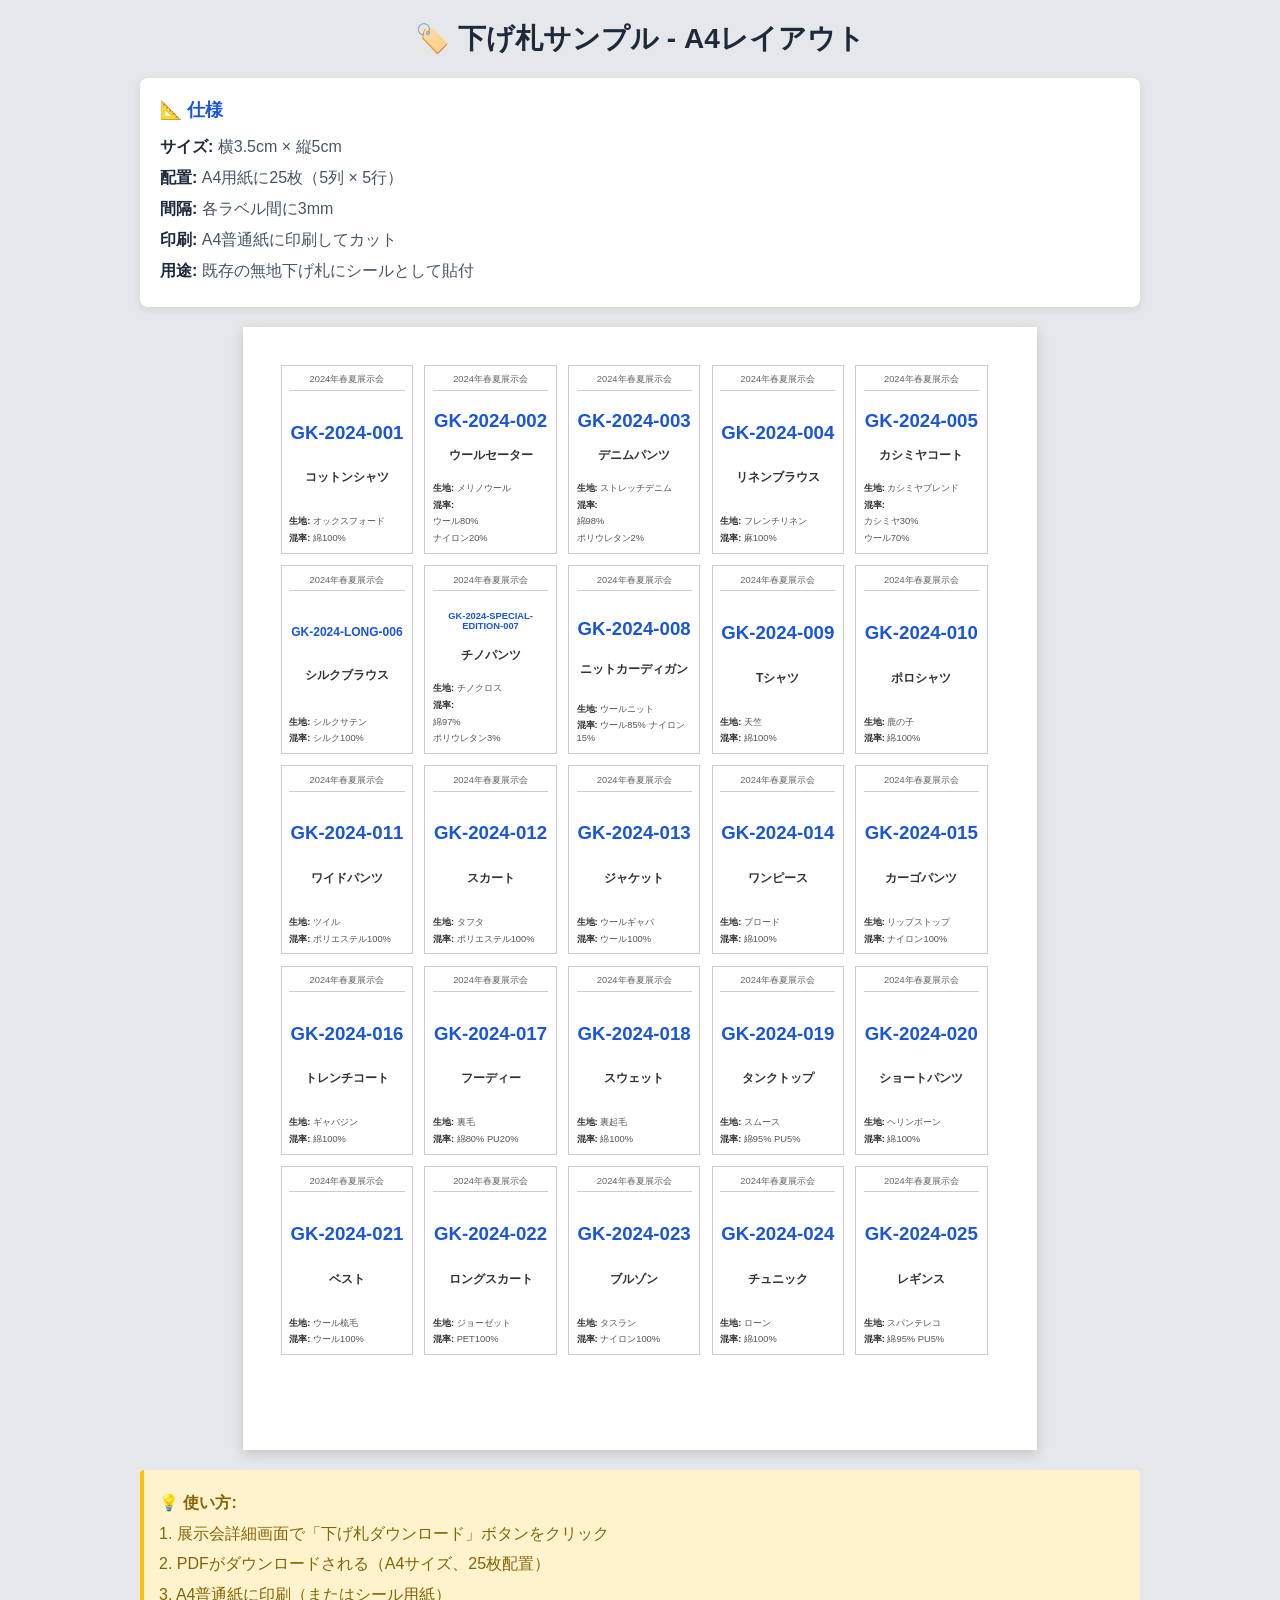
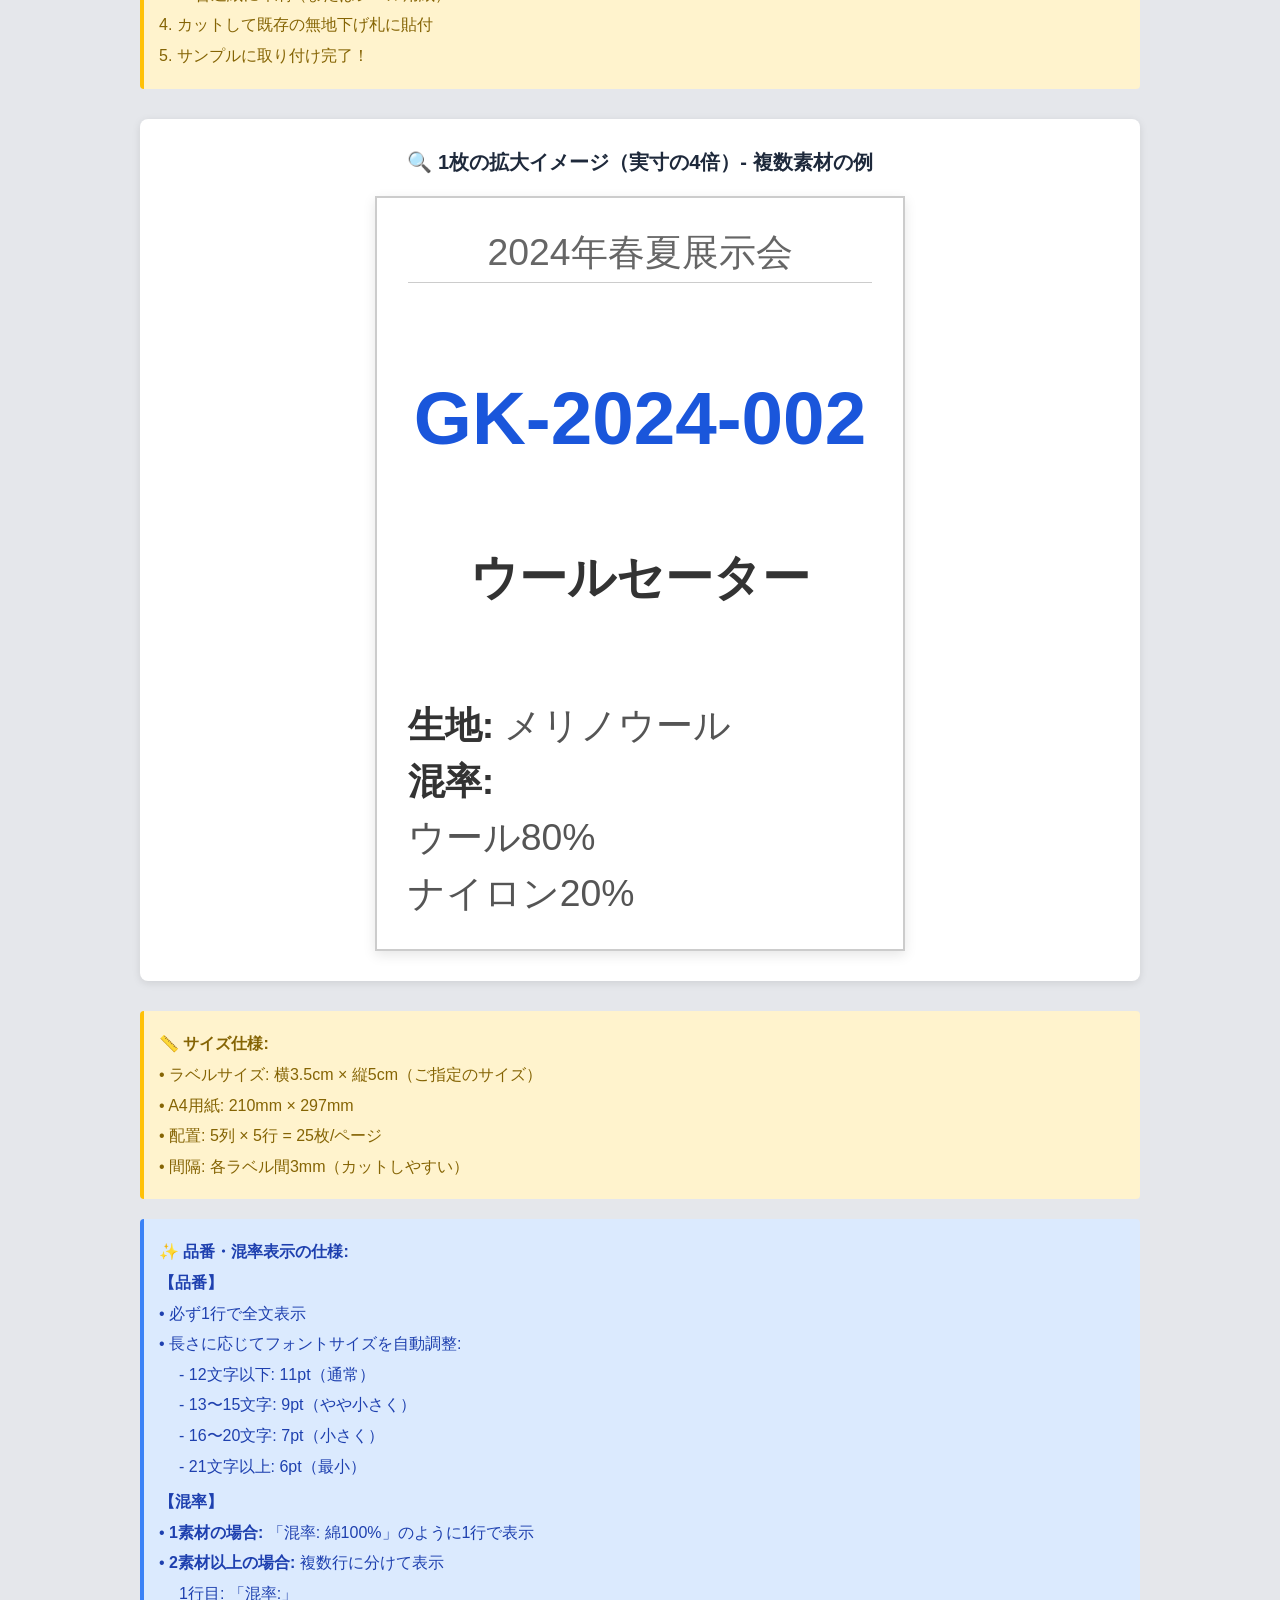
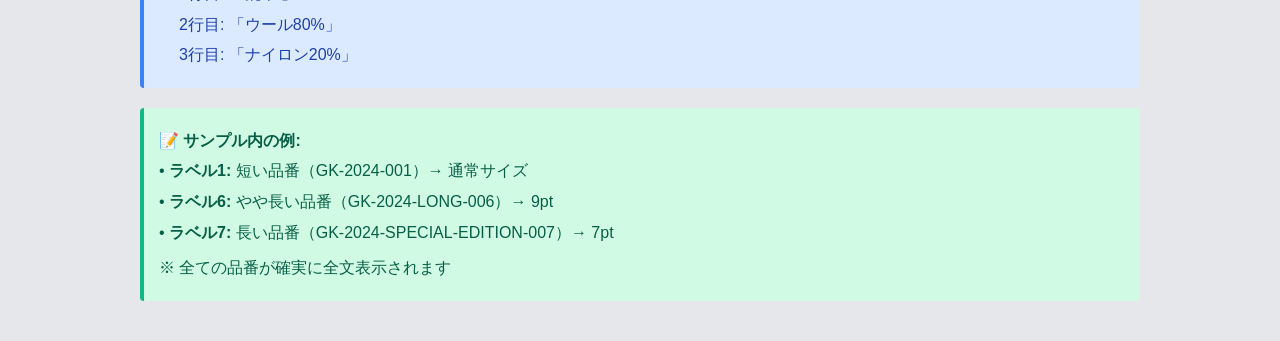
<file: tag-label-sample.html>
<!DOCTYPE html>
<html lang="ja">
<head>
    <meta charset="UTF-8">
    <meta name="viewport" content="width=device-width, initial-scale=1.0">
    <title>下げ札サンプル - A4レイアウト</title>
    <style>
        * {
            margin: 0;
            padding: 0;
            box-sizing: border-box;
        }
        body {
            font-family: 'Hiragino Kaku Gothic Pro', 'メイリオ', sans-serif;
            background: #e5e7eb;
            padding: 20px;
        }
        .container {
            max-width: 1000px;
            margin: 0 auto;
        }
        h1 {
            text-align: center;
            color: #1e293b;
            margin-bottom: 20px;
            font-size: 28px;
        }
        .info {
            background: white;
            padding: 20px;
            border-radius: 8px;
            margin-bottom: 20px;
            box-shadow: 0 2px 8px rgba(0,0,0,0.1);
        }
        .info h2 {
            color: #1a56db;
            margin-bottom: 10px;
            font-size: 18px;
        }
        .info ul {
            list-style: none;
            padding-left: 0;
        }
        .info li {
            padding: 5px 0;
            color: #475569;
        }
        .info li strong {
            color: #1e293b;
        }

        /* A4用紙 */
        .a4-page {
            width: 794px; /* A4 width at 96dpi */
            min-height: 1123px; /* A4 height at 96dpi */
            background: white;
            margin: 0 auto;
            padding: 10mm;
            box-shadow: 0 4px 12px rgba(0,0,0,0.15);
            position: relative;
        }

        /* ラベルグリッド */
        .label-grid {
            display: grid;
            grid-template-columns: repeat(5, 35mm);
            grid-template-rows: repeat(5, 50mm);
            gap: 3mm;
        }

        /* 個別ラベル */
        .label {
            width: 35mm;
            height: 50mm;
            border: 1pt solid #cccccc;
            padding: 2mm;
            display: flex;
            flex-direction: column;
            justify-content: space-between;
            background: white;
            position: relative;
        }

        /* カット線（印刷時には非表示） */
        .label::before,
        .label::after {
            content: '';
            position: absolute;
            background: #cbd5e1;
        }

        .exhibition-name {
            font-size: 7pt;
            color: #666666;
            text-align: center;
            border-bottom: 0.5pt solid #cccccc;
            padding-bottom: 1mm;
            margin-bottom: 2mm;
        }

        .item-no {
            font-size: 14pt;
            font-weight: bold;
            color: #1a56db;
            text-align: center;
            margin-bottom: 1mm;
            word-wrap: break-word;
            overflow-wrap: break-word;
            hyphens: none;
        }

        .item-name {
            font-size: 9pt;
            color: #333333;
            text-align: center;
            font-weight: bold;
            margin-bottom: 2mm;
            line-height: 1.2;
        }

        .info-section {
            display: flex;
            flex-direction: column;
            gap: 1mm;
        }

        .info-row {
            font-size: 7pt;
            color: #555555;
            line-height: 1.4;
        }

        .info-label {
            font-weight: bold;
            color: #333333;
        }

        /* 拡大表示用 */
        .zoom-section {
            background: white;
            padding: 30px;
            border-radius: 8px;
            margin-top: 30px;
            box-shadow: 0 2px 8px rgba(0,0,0,0.1);
        }
        .zoom-section h2 {
            color: #1e293b;
            margin-bottom: 20px;
            font-size: 20px;
            text-align: center;
        }
        .label-large {
            width: 140mm; /* 4倍拡大 */
            height: 200mm;
            border: 2pt solid #cccccc;
            padding: 8mm;
            display: flex;
            flex-direction: column;
            justify-content: space-between;
            background: white;
            margin: 0 auto;
            box-shadow: 0 4px 12px rgba(0,0,0,0.1);
        }
        .label-large .exhibition-name {
            font-size: 28pt;
        }
        .label-large .item-no {
            font-size: 56pt;
            word-wrap: break-word;
            overflow-wrap: break-word;
        }
        .label-large .item-name {
            font-size: 36pt;
        }
        .label-large .info-row {
            font-size: 28pt;
        }

        .note {
            background: #fff3cd;
            border-left: 4px solid #ffc107;
            padding: 15px;
            margin: 20px 0;
            border-radius: 4px;
        }
        .note p {
            color: #856404;
            line-height: 1.6;
            margin: 5px 0;
        }

        @media print {
            body {
                background: white;
                padding: 0;
            }
            .info, .zoom-section, .note, h1 {
                display: none;
            }
            .a4-page {
                box-shadow: none;
                margin: 0;
                page-break-after: always;
            }
        }
    </style>
</head>
<body>
    <div class="container">
        <h1>🏷️ 下げ札サンプル - A4レイアウト</h1>

        <div class="info">
            <h2>📐 仕様</h2>
            <ul>
                <li><strong>サイズ:</strong> 横3.5cm × 縦5cm</li>
                <li><strong>配置:</strong> A4用紙に25枚（5列 × 5行）</li>
                <li><strong>間隔:</strong> 各ラベル間に3mm</li>
                <li><strong>印刷:</strong> A4普通紙に印刷してカット</li>
                <li><strong>用途:</strong> 既存の無地下げ札にシールとして貼付</li>
            </ul>
        </div>

        <!-- A4用紙 -->
        <div class="a4-page">
            <div class="label-grid">
                <!-- ラベル1 -->
                <div class="label">
                    <div class="exhibition-name">2024年春夏展示会</div>
                    <div class="item-no">GK-2024-001</div>
                    <div class="item-name">コットンシャツ</div>
                    <div class="info-section">
                        <div class="info-row"><span class="info-label">生地:</span> オックスフォード</div>
                        <div class="info-row"><span class="info-label">混率:</span> 綿100%</div>
                    </div>
                </div>

                <!-- ラベル2（複数素材の例） -->
                <div class="label">
                    <div class="exhibition-name">2024年春夏展示会</div>
                    <div class="item-no">GK-2024-002</div>
                    <div class="item-name">ウールセーター</div>
                    <div class="info-section">
                        <div class="info-row"><span class="info-label">生地:</span> メリノウール</div>
                        <div class="info-row"><span class="info-label">混率:</span></div>
                        <div class="info-row">ウール80%</div>
                        <div class="info-row">ナイロン20%</div>
                    </div>
                </div>

                <!-- ラベル3（複数素材の例） -->
                <div class="label">
                    <div class="exhibition-name">2024年春夏展示会</div>
                    <div class="item-no">GK-2024-003</div>
                    <div class="item-name">デニムパンツ</div>
                    <div class="info-section">
                        <div class="info-row"><span class="info-label">生地:</span> ストレッチデニム</div>
                        <div class="info-row"><span class="info-label">混率:</span></div>
                        <div class="info-row">綿98%</div>
                        <div class="info-row">ポリウレタン2%</div>
                    </div>
                </div>

                <!-- ラベル4 -->
                <div class="label">
                    <div class="exhibition-name">2024年春夏展示会</div>
                    <div class="item-no">GK-2024-004</div>
                    <div class="item-name">リネンブラウス</div>
                    <div class="info-section">
                        <div class="info-row"><span class="info-label">生地:</span> フレンチリネン</div>
                        <div class="info-row"><span class="info-label">混率:</span> 麻100%</div>
                    </div>
                </div>

                <!-- ラベル5（複数素材の例） -->
                <div class="label">
                    <div class="exhibition-name">2024年春夏展示会</div>
                    <div class="item-no">GK-2024-005</div>
                    <div class="item-name">カシミヤコート</div>
                    <div class="info-section">
                        <div class="info-row"><span class="info-label">生地:</span> カシミヤブレンド</div>
                        <div class="info-row"><span class="info-label">混率:</span></div>
                        <div class="info-row">カシミヤ30%</div>
                        <div class="info-row">ウール70%</div>
                    </div>
                </div>

                <!-- ラベル6（長い品番の例） -->
                <div class="label">
                    <div class="exhibition-name">2024年春夏展示会</div>
                    <div class="item-no" style="font-size: 9pt;">GK-2024-LONG-006</div>
                    <div class="item-name">シルクブラウス</div>
                    <div class="info-section">
                        <div class="info-row"><span class="info-label">生地:</span> シルクサテン</div>
                        <div class="info-row"><span class="info-label">混率:</span> シルク100%</div>
                    </div>
                </div>

                <!-- ラベル7（より長い品番の例） -->
                <div class="label">
                    <div class="exhibition-name">2024年春夏展示会</div>
                    <div class="item-no" style="font-size: 7pt;">GK-2024-SPECIAL-EDITION-007</div>
                    <div class="item-name">チノパンツ</div>
                    <div class="info-section">
                        <div class="info-row"><span class="info-label">生地:</span> チノクロス</div>
                        <div class="info-row"><span class="info-label">混率:</span></div>
                        <div class="info-row">綿97%</div>
                        <div class="info-row">ポリウレタン3%</div>
                    </div>
                </div>

                <!-- ラベル8 -->
                <div class="label">
                    <div class="exhibition-name">2024年春夏展示会</div>
                    <div class="item-no">GK-2024-008</div>
                    <div class="item-name">ニットカーディガン</div>
                    <div class="info-section">
                        <div class="info-row"><span class="info-label">生地:</span> ウールニット</div>
                        <div class="info-row"><span class="info-label">混率:</span> ウール85% ナイロン15%</div>
                    </div>
                </div>

                <!-- ラベル9 -->
                <div class="label">
                    <div class="exhibition-name">2024年春夏展示会</div>
                    <div class="item-no">GK-2024-009</div>
                    <div class="item-name">Tシャツ</div>
                    <div class="info-section">
                        <div class="info-row"><span class="info-label">生地:</span> 天竺</div>
                        <div class="info-row"><span class="info-label">混率:</span> 綿100%</div>
                    </div>
                </div>

                <!-- ラベル10 -->
                <div class="label">
                    <div class="exhibition-name">2024年春夏展示会</div>
                    <div class="item-no">GK-2024-010</div>
                    <div class="item-name">ポロシャツ</div>
                    <div class="info-section">
                        <div class="info-row"><span class="info-label">生地:</span> 鹿の子</div>
                        <div class="info-row"><span class="info-label">混率:</span> 綿100%</div>
                    </div>
                </div>

                <!-- ラベル11 -->
                <div class="label">
                    <div class="exhibition-name">2024年春夏展示会</div>
                    <div class="item-no">GK-2024-011</div>
                    <div class="item-name">ワイドパンツ</div>
                    <div class="info-section">
                        <div class="info-row"><span class="info-label">生地:</span> ツイル</div>
                        <div class="info-row"><span class="info-label">混率:</span> ポリエステル100%</div>
                    </div>
                </div>

                <!-- ラベル12 -->
                <div class="label">
                    <div class="exhibition-name">2024年春夏展示会</div>
                    <div class="item-no">GK-2024-012</div>
                    <div class="item-name">スカート</div>
                    <div class="info-section">
                        <div class="info-row"><span class="info-label">生地:</span> タフタ</div>
                        <div class="info-row"><span class="info-label">混率:</span> ポリエステル100%</div>
                    </div>
                </div>

                <!-- ラベル13 -->
                <div class="label">
                    <div class="exhibition-name">2024年春夏展示会</div>
                    <div class="item-no">GK-2024-013</div>
                    <div class="item-name">ジャケット</div>
                    <div class="info-section">
                        <div class="info-row"><span class="info-label">生地:</span> ウールギャバ</div>
                        <div class="info-row"><span class="info-label">混率:</span> ウール100%</div>
                    </div>
                </div>

                <!-- ラベル14 -->
                <div class="label">
                    <div class="exhibition-name">2024年春夏展示会</div>
                    <div class="item-no">GK-2024-014</div>
                    <div class="item-name">ワンピース</div>
                    <div class="info-section">
                        <div class="info-row"><span class="info-label">生地:</span> ブロード</div>
                        <div class="info-row"><span class="info-label">混率:</span> 綿100%</div>
                    </div>
                </div>

                <!-- ラベル15 -->
                <div class="label">
                    <div class="exhibition-name">2024年春夏展示会</div>
                    <div class="item-no">GK-2024-015</div>
                    <div class="item-name">カーゴパンツ</div>
                    <div class="info-section">
                        <div class="info-row"><span class="info-label">生地:</span> リップストップ</div>
                        <div class="info-row"><span class="info-label">混率:</span> ナイロン100%</div>
                    </div>
                </div>

                <!-- ラベル16 -->
                <div class="label">
                    <div class="exhibition-name">2024年春夏展示会</div>
                    <div class="item-no">GK-2024-016</div>
                    <div class="item-name">トレンチコート</div>
                    <div class="info-section">
                        <div class="info-row"><span class="info-label">生地:</span> ギャバジン</div>
                        <div class="info-row"><span class="info-label">混率:</span> 綿100%</div>
                    </div>
                </div>

                <!-- ラベル17 -->
                <div class="label">
                    <div class="exhibition-name">2024年春夏展示会</div>
                    <div class="item-no">GK-2024-017</div>
                    <div class="item-name">フーディー</div>
                    <div class="info-section">
                        <div class="info-row"><span class="info-label">生地:</span> 裏毛</div>
                        <div class="info-row"><span class="info-label">混率:</span> 綿80% PU20%</div>
                    </div>
                </div>

                <!-- ラベル18 -->
                <div class="label">
                    <div class="exhibition-name">2024年春夏展示会</div>
                    <div class="item-no">GK-2024-018</div>
                    <div class="item-name">スウェット</div>
                    <div class="info-section">
                        <div class="info-row"><span class="info-label">生地:</span> 裏起毛</div>
                        <div class="info-row"><span class="info-label">混率:</span> 綿100%</div>
                    </div>
                </div>

                <!-- ラベル19 -->
                <div class="label">
                    <div class="exhibition-name">2024年春夏展示会</div>
                    <div class="item-no">GK-2024-019</div>
                    <div class="item-name">タンクトップ</div>
                    <div class="info-section">
                        <div class="info-row"><span class="info-label">生地:</span> スムース</div>
                        <div class="info-row"><span class="info-label">混率:</span> 綿95% PU5%</div>
                    </div>
                </div>

                <!-- ラベル20 -->
                <div class="label">
                    <div class="exhibition-name">2024年春夏展示会</div>
                    <div class="item-no">GK-2024-020</div>
                    <div class="item-name">ショートパンツ</div>
                    <div class="info-section">
                        <div class="info-row"><span class="info-label">生地:</span> ヘリンボーン</div>
                        <div class="info-row"><span class="info-label">混率:</span> 綿100%</div>
                    </div>
                </div>

                <!-- ラベル21 -->
                <div class="label">
                    <div class="exhibition-name">2024年春夏展示会</div>
                    <div class="item-no">GK-2024-021</div>
                    <div class="item-name">ベスト</div>
                    <div class="info-section">
                        <div class="info-row"><span class="info-label">生地:</span> ウール梳毛</div>
                        <div class="info-row"><span class="info-label">混率:</span> ウール100%</div>
                    </div>
                </div>

                <!-- ラベル22 -->
                <div class="label">
                    <div class="exhibition-name">2024年春夏展示会</div>
                    <div class="item-no">GK-2024-022</div>
                    <div class="item-name">ロングスカート</div>
                    <div class="info-section">
                        <div class="info-row"><span class="info-label">生地:</span> ジョーゼット</div>
                        <div class="info-row"><span class="info-label">混率:</span> PET100%</div>
                    </div>
                </div>

                <!-- ラベル23 -->
                <div class="label">
                    <div class="exhibition-name">2024年春夏展示会</div>
                    <div class="item-no">GK-2024-023</div>
                    <div class="item-name">ブルゾン</div>
                    <div class="info-section">
                        <div class="info-row"><span class="info-label">生地:</span> タスラン</div>
                        <div class="info-row"><span class="info-label">混率:</span> ナイロン100%</div>
                    </div>
                </div>

                <!-- ラベル24 -->
                <div class="label">
                    <div class="exhibition-name">2024年春夏展示会</div>
                    <div class="item-no">GK-2024-024</div>
                    <div class="item-name">チュニック</div>
                    <div class="info-section">
                        <div class="info-row"><span class="info-label">生地:</span> ローン</div>
                        <div class="info-row"><span class="info-label">混率:</span> 綿100%</div>
                    </div>
                </div>

                <!-- ラベル25 -->
                <div class="label">
                    <div class="exhibition-name">2024年春夏展示会</div>
                    <div class="item-no">GK-2024-025</div>
                    <div class="item-name">レギンス</div>
                    <div class="info-section">
                        <div class="info-row"><span class="info-label">生地:</span> スパンテレコ</div>
                        <div class="info-row"><span class="info-label">混率:</span> 綿95% PU5%</div>
                    </div>
                </div>
            </div>
        </div>

        <div class="note">
            <p><strong>💡 使い方:</strong></p>
            <p>1. 展示会詳細画面で「下げ札ダウンロード」ボタンをクリック</p>
            <p>2. PDFがダウンロードされる（A4サイズ、25枚配置）</p>
            <p>3. A4普通紙に印刷（またはシール用紙）</p>
            <p>4. カットして既存の無地下げ札に貼付</p>
            <p>5. サンプルに取り付け完了！</p>
        </div>

        <!-- 拡大表示 -->
        <div class="zoom-section">
            <h2>🔍 1枚の拡大イメージ（実寸の4倍）- 複数素材の例</h2>
            <div class="label-large">
                <div class="exhibition-name">2024年春夏展示会</div>
                <div class="item-no">GK-2024-002</div>
                <div class="item-name">ウールセーター</div>
                <div class="info-section">
                    <div class="info-row"><span class="info-label">生地:</span> メリノウール</div>
                    <div class="info-row"><span class="info-label">混率:</span></div>
                    <div class="info-row">ウール80%</div>
                    <div class="info-row">ナイロン20%</div>
                </div>
            </div>
        </div>

        <div class="note" style="margin-top: 30px;">
            <p><strong>📏 サイズ仕様:</strong></p>
            <p>• ラベルサイズ: 横3.5cm × 縦5cm（ご指定のサイズ）</p>
            <p>• A4用紙: 210mm × 297mm</p>
            <p>• 配置: 5列 × 5行 = 25枚/ページ</p>
            <p>• 間隔: 各ラベル間3mm（カットしやすい）</p>
        </div>

        <div class="note" style="margin-top: 20px; background: #dbeafe; border-left-color: #3b82f6;">
            <p style="color: #1e40af;"><strong>✨ 品番・混率表示の仕様:</strong></p>
            <p style="color: #1e40af;"><strong>【品番】</strong></p>
            <p style="color: #1e40af;">• 必ず1行で全文表示</p>
            <p style="color: #1e40af;">• 長さに応じてフォントサイズを自動調整:</p>
            <p style="color: #1e40af; padding-left: 20px;">- 12文字以下: 11pt（通常）</p>
            <p style="color: #1e40af; padding-left: 20px;">- 13〜15文字: 9pt（やや小さく）</p>
            <p style="color: #1e40af; padding-left: 20px;">- 16〜20文字: 7pt（小さく）</p>
            <p style="color: #1e40af; padding-left: 20px;">- 21文字以上: 6pt（最小）</p>
            <p style="color: #1e40af; margin-top: 10px;"><strong>【混率】</strong></p>
            <p style="color: #1e40af;">• <strong>1素材の場合:</strong> 「混率: 綿100%」のように1行で表示</p>
            <p style="color: #1e40af;">• <strong>2素材以上の場合:</strong> 複数行に分けて表示</p>
            <p style="color: #1e40af; padding-left: 20px;">1行目: 「混率:」</p>
            <p style="color: #1e40af; padding-left: 20px;">2行目: 「ウール80%」</p>
            <p style="color: #1e40af; padding-left: 20px;">3行目: 「ナイロン20%」</p>
        </div>

        <div class="note" style="margin-top: 20px; background: #d1fae5; border-left-color: #10b981;">
            <p style="color: #065f46;"><strong>📝 サンプル内の例:</strong></p>
            <p style="color: #065f46;">• <strong>ラベル1:</strong> 短い品番（GK-2024-001）→ 通常サイズ</p>
            <p style="color: #065f46;">• <strong>ラベル6:</strong> やや長い品番（GK-2024-LONG-006）→ 9pt</p>
            <p style="color: #065f46;">• <strong>ラベル7:</strong> 長い品番（GK-2024-SPECIAL-EDITION-007）→ 7pt</p>
            <p style="color: #065f46; margin-top: 10px;">※ 全ての品番が確実に全文表示されます</p>
        </div>
    </div>
</body>
</html>
</file>
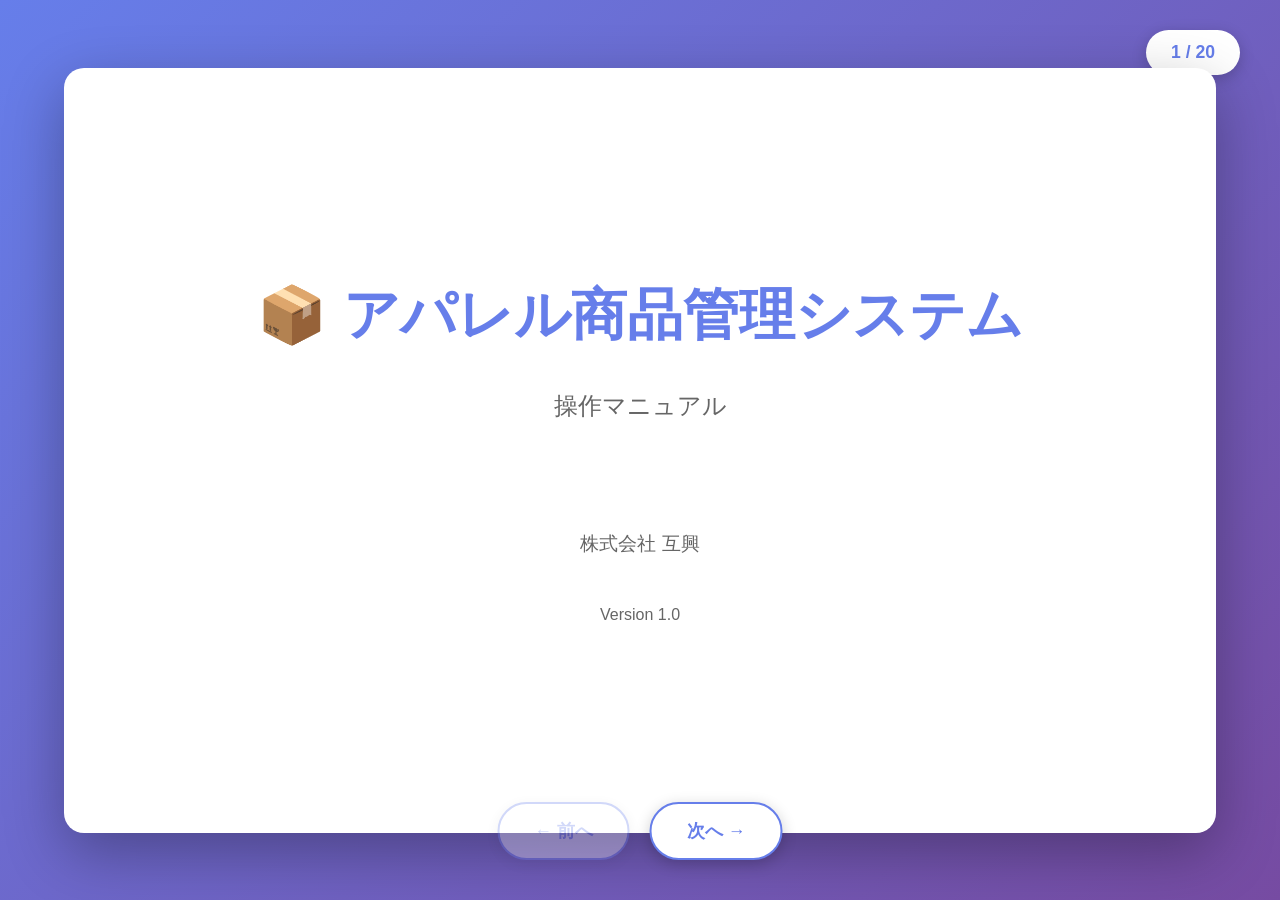
<file: システム操作マニュアル.html>
<!DOCTYPE html>
<html lang="ja">
<head>
    <meta charset="UTF-8">
    <meta name="viewport" content="width=device-width, initial-scale=1.0">
    <title>アパレル商品管理システム 操作マニュアル</title>
    <style>
        * {
            margin: 0;
            padding: 0;
            box-sizing: border-box;
        }

        body {
            font-family: 'Segoe UI', 'Yu Gothic', 'Meiryo', sans-serif;
            background: linear-gradient(135deg, #667eea 0%, #764ba2 100%);
            overflow: hidden;
        }

        .slide-container {
            width: 100vw;
            height: 100vh;
            display: flex;
            align-items: center;
            justify-content: center;
            position: relative;
        }

        .slide {
            display: none;
            width: 90%;
            max-width: 1200px;
            height: 85vh;
            background: white;
            border-radius: 20px;
            box-shadow: 0 20px 60px rgba(0, 0, 0, 0.3);
            padding: 60px 80px;
            overflow-y: auto;
            animation: slideIn 0.5s ease-out;
        }

        .slide.active {
            display: block;
        }

        @keyframes slideIn {
            from {
                opacity: 0;
                transform: translateY(20px);
            }
            to {
                opacity: 1;
                transform: translateY(0);
            }
        }

        h1 {
            font-size: 3.5em;
            color: #667eea;
            margin-bottom: 30px;
            text-align: center;
            font-weight: 700;
        }

        h2 {
            font-size: 2.5em;
            color: #667eea;
            margin-bottom: 30px;
            border-bottom: 4px solid #667eea;
            padding-bottom: 15px;
            font-weight: 600;
        }

        h3 {
            font-size: 1.8em;
            color: #764ba2;
            margin: 30px 0 15px 0;
            font-weight: 600;
        }

        p, li {
            font-size: 1.3em;
            line-height: 1.8;
            color: #333;
            margin-bottom: 15px;
        }

        ul, ol {
            margin-left: 40px;
            margin-bottom: 20px;
        }

        .subtitle {
            font-size: 1.5em;
            color: #666;
            text-align: center;
            margin-bottom: 40px;
        }

        .feature-grid {
            display: grid;
            grid-template-columns: repeat(2, 1fr);
            gap: 25px;
            margin: 30px 0;
        }

        .feature-box {
            background: linear-gradient(135deg, #667eea 0%, #764ba2 100%);
            color: white;
            padding: 25px;
            border-radius: 12px;
            box-shadow: 0 4px 12px rgba(0, 0, 0, 0.1);
        }

        .feature-box h3 {
            color: white;
            font-size: 1.5em;
            margin: 0 0 12px 0;
        }

        .feature-box p {
            color: rgba(255, 255, 255, 0.95);
            font-size: 1.1em;
            margin: 0;
        }

        .step-box {
            background: #f8f9fa;
            border-left: 5px solid #667eea;
            padding: 20px 25px;
            margin: 15px 0;
            border-radius: 8px;
        }

        .step-number {
            display: inline-block;
            background: #667eea;
            color: white;
            width: 35px;
            height: 35px;
            line-height: 35px;
            text-align: center;
            border-radius: 50%;
            font-weight: bold;
            margin-right: 12px;
        }

        .warning-box {
            background: #fff3cd;
            border: 2px solid #ffc107;
            border-radius: 8px;
            padding: 20px;
            margin: 20px 0;
        }

        .warning-box strong {
            color: #856404;
            font-size: 1.2em;
        }

        .tip-box {
            background: #d1ecf1;
            border: 2px solid #17a2b8;
            border-radius: 8px;
            padding: 20px;
            margin: 20px 0;
        }

        .tip-box strong {
            color: #0c5460;
            font-size: 1.2em;
        }

        .navigation {
            position: fixed;
            bottom: 40px;
            left: 50%;
            transform: translateX(-50%);
            display: flex;
            gap: 20px;
            z-index: 1000;
        }

        .nav-btn {
            background: white;
            color: #667eea;
            border: 2px solid #667eea;
            padding: 15px 35px;
            font-size: 1.1em;
            border-radius: 50px;
            cursor: pointer;
            transition: all 0.3s;
            font-weight: 600;
            box-shadow: 0 4px 15px rgba(0, 0, 0, 0.2);
        }

        .nav-btn:hover {
            background: #667eea;
            color: white;
            transform: translateY(-2px);
            box-shadow: 0 6px 20px rgba(0, 0, 0, 0.3);
        }

        .nav-btn:disabled {
            opacity: 0.3;
            cursor: not-allowed;
        }

        .slide-counter {
            position: fixed;
            top: 30px;
            right: 40px;
            background: white;
            color: #667eea;
            padding: 12px 25px;
            border-radius: 50px;
            font-weight: 600;
            font-size: 1.1em;
            box-shadow: 0 4px 15px rgba(0, 0, 0, 0.2);
        }

        .toc-list {
            list-style: none;
            margin-left: 0;
        }

        .toc-list li {
            padding: 15px 20px;
            background: #f8f9fa;
            margin: 10px 0;
            border-radius: 8px;
            border-left: 5px solid #667eea;
            cursor: pointer;
            transition: all 0.3s;
        }

        .toc-list li:hover {
            background: #e9ecef;
            transform: translateX(5px);
        }

        .badge {
            display: inline-block;
            background: #28a745;
            color: white;
            padding: 5px 12px;
            border-radius: 20px;
            font-size: 0.8em;
            margin-left: 10px;
            font-weight: 600;
        }

        .code-box {
            background: #f8f9fa;
            border: 1px solid #dee2e6;
            border-radius: 8px;
            padding: 15px 20px;
            font-family: 'Courier New', monospace;
            font-size: 1.1em;
            margin: 15px 0;
            color: #212529;
        }

        @media print {
            .navigation, .slide-counter {
                display: none;
            }
            .slide {
                page-break-after: always;
                display: block !important;
                height: auto;
                box-shadow: none;
            }
        }
    </style>
</head>
<body>
    <div class="slide-counter">
        <span id="current-slide">1</span> / <span id="total-slides">20</span>
    </div>

    <div class="slide-container">
        <!-- スライド1: 表紙 -->
        <div class="slide active">
            <h1 style="margin-top: 150px;">📦 アパレル商品管理システム</h1>
            <p class="subtitle">操作マニュアル</p>
            <p class="subtitle" style="font-size: 1.2em; margin-top: 100px;">株式会社 互興</p>
            <p class="subtitle" style="font-size: 1em;">Version 1.0</p>
        </div>

        <!-- スライド2: 目次 -->
        <div class="slide">
            <h2>📋 目次</h2>
            <ol class="toc-list" style="list-style: decimal;">
                <li>システム概要</li>
                <li>ログイン方法</li>
                <li>ダッシュボード</li>
                <li>アイテム管理</li>
                <li>生地マスタ</li>
                <li>型紙マスタ</li>
                <li>展示会カタログ</li>
                <li>サンプル貸出管理</li>
                <li>お客様ピックアップ</li>
                <li>データ連携（CSV/Excel）</li>
                <li>トラブルシューティング</li>
            </ol>
        </div>

        <!-- スライド3: システム概要 -->
        <div class="slide">
            <h2>🎯 システム概要</h2>
            <p>アパレル企業向けの商品・サンプル管理システム。アイテム、生地、型紙の一元管理から展示会カタログ出力、サンプル貸出管理まで対応。</p>

            <div class="feature-grid">
                <div class="feature-box">
                    <h3>📦 アイテム管理</h3>
                    <p>商品情報の登録・編集・検索、型紙との紐付け</p>
                </div>
                <div class="feature-box">
                    <h3>🧵 生地マスタ</h3>
                    <p>生地情報の一元管理とアイテムへの自動連携</p>
                </div>
                <div class="feature-box">
                    <h3>📐 型紙マスタ</h3>
                    <p>型紙・仕様書・展開図・CADファイルの管理</p>
                </div>
                <div class="feature-box">
                    <h3>📄 展示会カタログ</h3>
                    <p>PDF形式での自動生成（A4横向き）</p>
                </div>
                <div class="feature-box">
                    <h3>📋 サンプル貸出</h3>
                    <p>貸出・返却のシンプルな管理</p>
                </div>
                <div class="feature-box">
                    <h3>🎯 ピックアップ</h3>
                    <p>展示会での商品選定とWeb共有</p>
                </div>
            </div>
        </div>

        <!-- スライド4: 対象ユーザー -->
        <div class="slide">
            <h2>👥 対象ユーザー</h2>

            <div class="step-box">
                <h3>👔 アパレル企画・営業担当者</h3>
                <p>商品の登録、管理、展示会での活用</p>
            </div>

            <div class="step-box">
                <h3>🎪 展示会運営スタッフ</h3>
                <p>カタログ作成、ピックアップ管理</p>
            </div>

            <div class="step-box">
                <h3>📏 生地・型紙管理担当者</h3>
                <p>マスタデータの登録と維持管理</p>
            </div>

            <div class="step-box">
                <h3>💼 経営層</h3>
                <p>コスト分析、データの閲覧</p>
            </div>
        </div>

        <!-- スライド5: ログイン方法 -->
        <div class="slide">
            <h2>🔐 ログイン方法</h2>

            <div class="step-box">
                <span class="step-number">1</span>
                <strong>ブラウザでシステムにアクセス</strong>
                <p style="margin-top: 10px;">Chrome、Edge、Safari などの最新ブラウザを使用してください。</p>
            </div>

            <div class="step-box">
                <span class="step-number">2</span>
                <strong>メールアドレスを入力</strong>
                <p style="margin-top: 10px;">事前に登録されたメールアドレスを入力します。</p>
            </div>

            <div class="step-box">
                <span class="step-number">3</span>
                <strong>パスワードを入力</strong>
                <p style="margin-top: 10px;">管理者から発行されたパスワードを入力します。</p>
            </div>

            <div class="step-box">
                <span class="step-number">4</span>
                <strong>「ログイン」ボタンをクリック</strong>
                <p style="margin-top: 10px;">認証に成功するとダッシュボードが表示されます。</p>
            </div>

            <div class="warning-box">
                <strong>⚠️ 注意事項</strong>
                <p>パスワードは他人に教えないでください。定期的な変更を推奨します。</p>
            </div>
        </div>

        <!-- スライド6: ダッシュボード -->
        <div class="slide">
            <h2>🏠 ダッシュボード</h2>
            <p>ログイン後に表示されるホーム画面です。すべての機能へのアクセスポイントとなります。</p>

            <h3>主要メニュー</h3>
            <ul>
                <li><strong>アイテム管理</strong> - 商品の登録・編集・検索</li>
                <li><strong>生地マスタ</strong> - 生地情報の管理</li>
                <li><strong>型紙マスタ</strong> - 型紙とPDFファイルの管理</li>
                <li><strong>展示会カタログ</strong> - カタログの作成とPDF出力</li>
                <li><strong>サンプル貸出</strong> - 貸出・返却の管理</li>
                <li><strong>ピックアップ</strong> - お客様の商品選定管理</li>
                <li><strong>画像アップロード</strong> - 共通画像の管理</li>
            </ul>

            <div class="tip-box">
                <strong>💡 ヒント</strong>
                <p>各カードをクリックすると該当機能の画面に移動します。左上のロゴをクリックするといつでもダッシュボードに戻れます。</p>
            </div>
        </div>

        <!-- スライド7: アイテム管理（概要） -->
        <div class="slide">
            <h2>📦 アイテム管理</h2>
            <p>商品情報を登録・管理する機能です。画像、価格、生地、型紙などの情報を一元管理できます。</p>

            <h3>できること</h3>
            <ul>
                <li>商品の新規登録</li>
                <li>商品情報の編集・削除</li>
                <li>商品画像のアップロード（複数枚対応）</li>
                <li>型紙との紐付け</li>
                <li>名前・SKUでの検索</li>
                <li>ステータス管理（有効/アーカイブ）</li>
            </ul>

            <h3>主要項目</h3>
            <ul>
                <li><strong>名前</strong> - 商品名（必須）</li>
                <li><strong>アイテムNo.</strong> - SKU・品番（必須）</li>
                <li><strong>色</strong> - カラー情報</li>
                <li><strong>サイズ</strong> - サイズ展開</li>
                <li><strong>価格</strong> - 販売価格（必須）</li>
                <li><strong>型紙</strong> - 紐付ける型紙の選択</li>
            </ul>
        </div>

        <!-- スライド8: アイテム管理（新規登録） -->
        <div class="slide">
            <h2>📦 アイテムの新規登録</h2>

            <div class="step-box">
                <span class="step-number">1</span>
                <strong>アイテム一覧ページへ移動</strong>
                <p style="margin-top: 10px;">ダッシュボードから「アイテム管理」をクリック</p>
            </div>

            <div class="step-box">
                <span class="step-number">2</span>
                <strong>「+ 新規作成」ボタンをクリック</strong>
                <p style="margin-top: 10px;">画面右上のボタンを押します</p>
            </div>

            <div class="step-box">
                <span class="step-number">3</span>
                <strong>必須項目を入力</strong>
                <p style="margin-top: 10px;">名前、アイテムNo.、価格は必須です</p>
            </div>

            <div class="step-box">
                <span class="step-number">4</span>
                <strong>画像をアップロード（任意）</strong>
                <p style="margin-top: 10px;">複数枚の画像を選択可能（最大10MB/枚）</p>
            </div>

            <div class="step-box">
                <span class="step-number">5</span>
                <strong>型紙を選択（任意）</strong>
                <p style="margin-top: 10px;">ドロップダウンから該当する型紙を選択</p>
            </div>

            <div class="step-box">
                <span class="step-number">6</span>
                <strong>「作成」ボタンをクリック</strong>
                <p style="margin-top: 10px;">成功すると一覧ページに戻ります</p>
            </div>
        </div>

        <!-- スライド9: アイテム管理（編集・削除） -->
        <div class="slide">
            <h2>📦 アイテムの編集・削除</h2>

            <h3>編集手順</h3>
            <div class="step-box">
                <span class="step-number">1</span>
                <strong>アイテム一覧から対象を選択</strong>
                <p style="margin-top: 10px;">一覧表の行をクリック</p>
            </div>

            <div class="step-box">
                <span class="step-number">2</span>
                <strong>情報を編集</strong>
                <p style="margin-top: 10px;">各項目を変更、画像の追加・削除も可能</p>
            </div>

            <div class="step-box">
                <span class="step-number">3</span>
                <strong>「更新」ボタンをクリック</strong>
                <p style="margin-top: 10px;">変更内容が保存されます</p>
            </div>

            <h3>削除手順</h3>
            <div class="step-box">
                <span class="step-number">1</span>
                <strong>編集画面で左下の「削除」ボタンをクリック</strong>
            </div>

            <div class="step-box">
                <span class="step-number">2</span>
                <strong>確認ダイアログで「OK」を選択</strong>
                <p style="margin-top: 10px;">削除すると復元できませんのでご注意ください</p>
            </div>

            <div class="warning-box">
                <strong>⚠️ 重要</strong>
                <p>削除すると画像も含めてすべてのデータが削除されます。必要に応じてアーカイブ機能を使用してください。</p>
            </div>
        </div>

        <!-- スライド10: 生地マスタ -->
        <div class="slide">
            <h2>🧵 生地マスタ</h2>
            <p>生地情報を一元管理する機能です。アイテムと連携して生地情報を活用できます。</p>

            <h3>登録項目</h3>
            <ul>
                <li><strong>生地品番</strong> - 生地の識別番号（必須）</li>
                <li><strong>生地名</strong> - 生地の名称（必須）</li>
                <li><strong>混率</strong> - 素材の混合率（必須、例：綿100%）</li>
                <li><strong>生地値</strong> - 単価（円/m、必須）</li>
                <li><strong>メーカー</strong> - 製造メーカー（必須）</li>
                <li><strong>カテゴリ</strong> - 布帛/カット</li>
                <li><strong>パターン</strong> - 無地/先染</li>
                <li><strong>担当者ID</strong> - 管理担当者（自動入力）</li>
            </ul>

            <h3>検索・フィルター機能</h3>
            <ul>
                <li>生地品番、生地名、メーカーで検索</li>
                <li>カテゴリ（布帛/カット）でフィルター</li>
                <li>パターン（無地/先染）でフィルター</li>
                <li>新しい順/古い順でソート</li>
            </ul>
        </div>

        <!-- スライド11: 型紙マスタ -->
        <div class="slide">
            <h2>📐 型紙マスタ</h2>
            <p>型紙と関連PDFファイルを管理する機能です。型紙・仕様書・展開図・CADファイルをアップロードできます。</p>

            <h3>登録項目</h3>
            <ul>
                <li><strong>型紙No.</strong> - 型紙の識別番号（必須）</li>
                <li><strong>型紙名</strong> - 型紙の名称（必須）</li>
                <li><strong>担当者ID</strong> - 管理担当者（自動入力）</li>
            </ul>

            <h3>アップロード可能なファイル</h3>
            <div class="feature-grid" style="grid-template-columns: 1fr 1fr;">
                <div class="step-box">
                    <h3>📄 型紙ファイル</h3>
                    <p>PDF形式、最大20MB</p>
                </div>
                <div class="step-box">
                    <h3>📋 仕様書</h3>
                    <p>PDF形式、最大20MB</p>
                </div>
                <div class="step-box">
                    <h3>🗺️ 展開図</h3>
                    <p>PDF形式、最大20MB</p>
                </div>
                <div class="step-box">
                    <h3>💾 型紙データ</h3>
                    <p>DXF/AI/CDR/ZIP、最大50MB</p>
                </div>
            </div>

            <div class="tip-box">
                <strong>💡 ヒント</strong>
                <p>型紙を先に作成してから、各種ファイルをアップロードします。ファイルは個別に削除・再アップロード可能です。</p>
            </div>
        </div>

        <!-- スライド12: 型紙マスタ（アップロード手順） -->
        <div class="slide">
            <h2>📐 型紙ファイルのアップロード</h2>

            <div class="step-box">
                <span class="step-number">1</span>
                <strong>型紙を作成</strong>
                <p style="margin-top: 10px;">「+ 新規作成」から型紙No.と型紙名を入力して作成</p>
            </div>

            <div class="step-box">
                <span class="step-number">2</span>
                <strong>編集ページへ移動</strong>
                <p style="margin-top: 10px;">作成後、自動的に編集ページが表示されます</p>
            </div>

            <div class="step-box">
                <span class="step-number">3</span>
                <strong>ファイル管理セクションを確認</strong>
                <p style="margin-top: 10px;">型紙ファイル、仕様書、展開図、型紙データの4つのアップロード欄があります</p>
            </div>

            <div class="step-box">
                <span class="step-number">4</span>
                <strong>ファイルを選択してアップロード</strong>
                <p style="margin-top: 10px;">各ファイルを選択すると自動的にアップロードが開始されます</p>
            </div>

            <div class="step-box">
                <span class="step-number">5</span>
                <strong>アップロード完了を確認</strong>
                <p style="margin-top: 10px;">ファイル名とダウンロードリンクが表示されます</p>
            </div>

            <div class="warning-box">
                <strong>⚠️ 注意</strong>
                <p>型紙データファイル（CAD）以外はPDF形式のみ対応しています。ファイルサイズの制限にもご注意ください。</p>
            </div>
        </div>

        <!-- スライド13: 展示会カタログ -->
        <div class="slide">
            <h2>📄 展示会カタログ</h2>
            <p>展示会用のカタログをPDF形式で自動生成する機能です。商品情報を見やすくレイアウトします。</p>

            <h3>機能概要</h3>
            <ul>
                <li>A4横向きのPDF自動生成</li>
                <li>8/10/12アイテム/ページから選択可能</li>
                <li>カテゴリ別のセクション分け</li>
                <li>表紙・目次の自動生成</li>
                <li>商品画像と基本情報を美しく配置</li>
            </ul>

            <h3>作成手順</h3>
            <div class="step-box">
                <span class="step-number">1</span>
                <strong>展示会カタログページへ移動</strong>
            </div>

            <div class="step-box">
                <span class="step-number">2</span>
                <strong>「+ 新規作成」をクリック</strong>
            </div>

            <div class="step-box">
                <span class="step-number">3</span>
                <strong>展示会名、日程、場所を入力</strong>
            </div>

            <div class="step-box">
                <span class="step-number">4</span>
                <strong>カタログに含めるアイテムを選択</strong>
            </div>

            <div class="step-box">
                <span class="step-number">5</span>
                <strong>「PDF出力」ボタンでカタログを生成</strong>
            </div>
        </div>

        <!-- スライド14: サンプル貸出管理 -->
        <div class="slide">
            <h2>📋 サンプル貸出管理</h2>
            <p>サンプル商品の貸出・返却をシンプルに管理する機能です。</p>

            <h3>貸出登録手順</h3>
            <div class="step-box">
                <span class="step-number">1</span>
                <strong>貸出一覧ページへ移動</strong>
            </div>

            <div class="step-box">
                <span class="step-number">2</span>
                <strong>「+ 新規貸出」をクリック</strong>
            </div>

            <div class="step-box">
                <span class="step-number">3</span>
                <strong>貸出先、担当者、アイテムを選択</strong>
            </div>

            <div class="step-box">
                <span class="step-number">4</span>
                <strong>貸出日、返却予定日を入力</strong>
            </div>

            <div class="step-box">
                <span class="step-number">5</span>
                <strong>「登録」ボタンをクリック</strong>
            </div>

            <h3>返却処理</h3>
            <div class="step-box">
                <span class="step-number">1</span>
                <strong>貸出中一覧から対象を選択</strong>
            </div>

            <div class="step-box">
                <span class="step-number">2</span>
                <strong>「返却」ボタンをクリック</strong>
                <p style="margin-top: 10px;">ワンクリックで返却処理が完了します</p>
            </div>
        </div>

        <!-- スライド15: お客様ピックアップ -->
        <div class="slide">
            <h2>🎯 お客様ピックアップ</h2>
            <p>展示会でお客様が選定した商品を記録し、Web共有する機能です。</p>

            <h3>ピックアップ作成手順</h3>
            <div class="step-box">
                <span class="step-number">1</span>
                <strong>ピックアップ一覧へ移動</strong>
            </div>

            <div class="step-box">
                <span class="step-number">2</span>
                <strong>「+ 新規ピックアップ」をクリック</strong>
            </div>

            <div class="step-box">
                <span class="step-number">3</span>
                <strong>お客様名、会社名、展示会名を入力</strong>
            </div>

            <div class="step-box">
                <span class="step-number">4</span>
                <strong>選定したアイテムを追加</strong>
                <p style="margin-top: 10px;">バーコードスキャンまたは手動選択が可能</p>
            </div>

            <div class="step-box">
                <span class="step-number">5</span>
                <strong>「保存」をクリック</strong>
            </div>

            <h3>Web共有</h3>
            <ul>
                <li>ピックアップ詳細ページで「共有URL」を取得</li>
                <li>URLをお客様にメールなどで送信</li>
                <li>お客様は認証なしで商品一覧を閲覧可能</li>
                <li>PDFダウンロードも可能</li>
            </ul>
        </div>

        <!-- スライド16: データ連携（エクスポート） -->
        <div class="slide">
            <h2>📊 データ連携 - エクスポート</h2>
            <p>システムのデータをCSVまたはExcel形式でエクスポートできます。</p>

            <h3>エクスポート手順</h3>
            <div class="step-box">
                <span class="step-number">1</span>
                <strong>各マスタの一覧ページへ移動</strong>
                <p style="margin-top: 10px;">アイテム、生地、型紙などの一覧ページ</p>
            </div>

            <div class="step-box">
                <span class="step-number">2</span>
                <strong>「エクスポート」ボタンをクリック</strong>
            </div>

            <div class="step-box">
                <span class="step-number">3</span>
                <strong>形式を選択（CSV / Excel）</strong>
            </div>

            <div class="step-box">
                <span class="step-number">4</span>
                <strong>ダウンロード開始</strong>
                <p style="margin-top: 10px;">現在表示されているデータがダウンロードされます</p>
            </div>

            <div class="tip-box">
                <strong>💡 ヒント</strong>
                <p>検索やフィルターを適用した状態でエクスポートすると、絞り込まれたデータのみが出力されます。</p>
            </div>
        </div>

        <!-- スライド17: データ連携（インポート） -->
        <div class="slide">
            <h2>📊 データ連携 - インポート</h2>
            <p>CSVまたはExcelファイルからデータを一括登録できます。</p>

            <h3>インポート手順</h3>
            <div class="step-box">
                <span class="step-number">1</span>
                <strong>テンプレートをダウンロード</strong>
                <p style="margin-top: 10px;">各マスタページから「テンプレート」ボタンをクリック</p>
            </div>

            <div class="step-box">
                <span class="step-number">2</span>
                <strong>テンプレートにデータを入力</strong>
                <p style="margin-top: 10px;">必須項目は必ず入力してください</p>
            </div>

            <div class="step-box">
                <span class="step-number">3</span>
                <strong>「インポート」ボタンをクリック</strong>
            </div>

            <div class="step-box">
                <span class="step-number">4</span>
                <strong>ファイルを選択</strong>
            </div>

            <div class="step-box">
                <span class="step-number">5</span>
                <strong>プレビュー確認後「インポート実行」</strong>
            </div>

            <div class="warning-box">
                <strong>⚠️ 注意事項</strong>
                <p>・テンプレートの列順序を変更しないでください<br>
                ・必須項目が空の行はスキップされます<br>
                ・重複するコードがある場合はエラーになります</p>
            </div>
        </div>

        <!-- スライド18: トラブルシューティング -->
        <div class="slide">
            <h2>🔧 トラブルシューティング</h2>

            <h3>ログインできない</h3>
            <div class="step-box">
                <p><strong>原因：</strong> メールアドレスまたはパスワードが間違っている</p>
                <p><strong>対処：</strong> 入力内容を確認し、大文字・小文字に注意してください</p>
            </div>

            <h3>画像がアップロードできない</h3>
            <div class="step-box">
                <p><strong>原因：</strong> ファイルサイズが大きすぎる、またはファイル形式が対応していない</p>
                <p><strong>対処：</strong> 10MB以下のJPEG、PNG、GIF、WebP形式の画像を使用してください</p>
            </div>

            <h3>PDFがアップロードできない</h3>
            <div class="step-box">
                <p><strong>原因：</strong> ファイルサイズが制限を超えている</p>
                <p><strong>対処：</strong> 型紙PDFは20MB以下、CADファイルは50MB以下にしてください</p>
            </div>

            <h3>データが表示されない</h3>
            <div class="step-box">
                <p><strong>原因：</strong> ネットワークの問題、または権限がない</p>
                <p><strong>対処：</strong> ページを再読み込みするか、管理者に権限を確認してください</p>
            </div>

            <h3>その他の問題</h3>
            <div class="step-box">
                <p>解決しない場合は、システム管理者にお問い合わせください。</p>
            </div>
        </div>

        <!-- スライド19: ベストプラクティス -->
        <div class="slide">
            <h2>✨ 使用上のベストプラクティス</h2>

            <h3>データ管理</h3>
            <ul>
                <li>定期的にデータをエクスポートしてバックアップを取りましょう</li>
                <li>アイテムNo.や生地品番は統一された命名規則を使用しましょう</li>
                <li>不要になったアイテムは削除せずアーカイブ機能を使用しましょう</li>
            </ul>

            <h3>画像管理</h3>
            <ul>
                <li>画像はアップロード前に適切なサイズに圧縮しましょう</li>
                <li>わかりやすいファイル名を付けましょう（例：白シャツ_正面.jpg）</li>
                <li>複数アングルの画像を登録すると展示会で便利です</li>
            </ul>

            <h3>セキュリティ</h3>
            <ul>
                <li>パスワードは定期的に変更しましょう</li>
                <li>共有PCでは使用後に必ずログアウトしましょう</li>
                <li>ピックアップの共有URLは関係者のみに送信しましょう</li>
            </ul>

            <div class="tip-box">
                <strong>💡 効率アップのコツ</strong>
                <p>型紙と生地を先に登録しておくと、アイテム登録時に選択するだけで紐付けができるため効率的です。</p>
            </div>
        </div>

        <!-- スライド20: まとめ -->
        <div class="slide">
            <h2>🎉 まとめ</h2>
            <p style="font-size: 1.4em; margin: 40px 0;">このマニュアルでは、アパレル商品管理システムの主要な機能と操作方法をご紹介しました。</p>

            <h3>システムの主要機能</h3>
            <div class="feature-grid" style="grid-template-columns: 1fr 1fr;">
                <div class="feature-box">
                    <h3>✅ アイテム管理</h3>
                </div>
                <div class="feature-box">
                    <h3>✅ 生地マスタ</h3>
                </div>
                <div class="feature-box">
                    <h3>✅ 型紙マスタ</h3>
                </div>
                <div class="feature-box">
                    <h3>✅ 展示会カタログ</h3>
                </div>
                <div class="feature-box">
                    <h3>✅ サンプル貸出</h3>
                </div>
                <div class="feature-box">
                    <h3>✅ ピックアップ</h3>
                </div>
            </div>

            <div class="tip-box" style="margin-top: 50px;">
                <p style="font-size: 1.3em; text-align: center;"><strong>ご不明な点がございましたら、システム管理者までお気軽にお問い合わせください。</strong></p>
            </div>

            <p style="text-align: center; margin-top: 60px; font-size: 1.2em; color: #666;">
                株式会社 互興<br>
                Version 1.0
            </p>
        </div>
    </div>

    <div class="navigation">
        <button class="nav-btn" id="prev-btn" onclick="changeSlide(-1)">← 前へ</button>
        <button class="nav-btn" id="next-btn" onclick="changeSlide(1)">次へ →</button>
    </div>

    <script>
        let currentSlide = 0;
        const slides = document.querySelectorAll('.slide');
        const totalSlides = slides.length;

        document.getElementById('total-slides').textContent = totalSlides;

        function showSlide(index) {
            slides.forEach((slide, i) => {
                slide.classList.remove('active');
                if (i === index) {
                    slide.classList.add('active');
                }
            });

            currentSlide = index;
            document.getElementById('current-slide').textContent = currentSlide + 1;

            // ボタンの有効/無効
            document.getElementById('prev-btn').disabled = currentSlide === 0;
            document.getElementById('next-btn').disabled = currentSlide === totalSlides - 1;
        }

        function changeSlide(direction) {
            let newIndex = currentSlide + direction;
            if (newIndex >= 0 && newIndex < totalSlides) {
                showSlide(newIndex);
            }
        }

        // キーボード操作
        document.addEventListener('keydown', (e) => {
            if (e.key === 'ArrowLeft') {
                changeSlide(-1);
            } else if (e.key === 'ArrowRight' || e.key === ' ') {
                e.preventDefault();
                changeSlide(1);
            } else if (e.key === 'Home') {
                showSlide(0);
            } else if (e.key === 'End') {
                showSlide(totalSlides - 1);
            }
        });

        // 初期表示
        showSlide(0);
    </script>
</body>
</html>
</file>
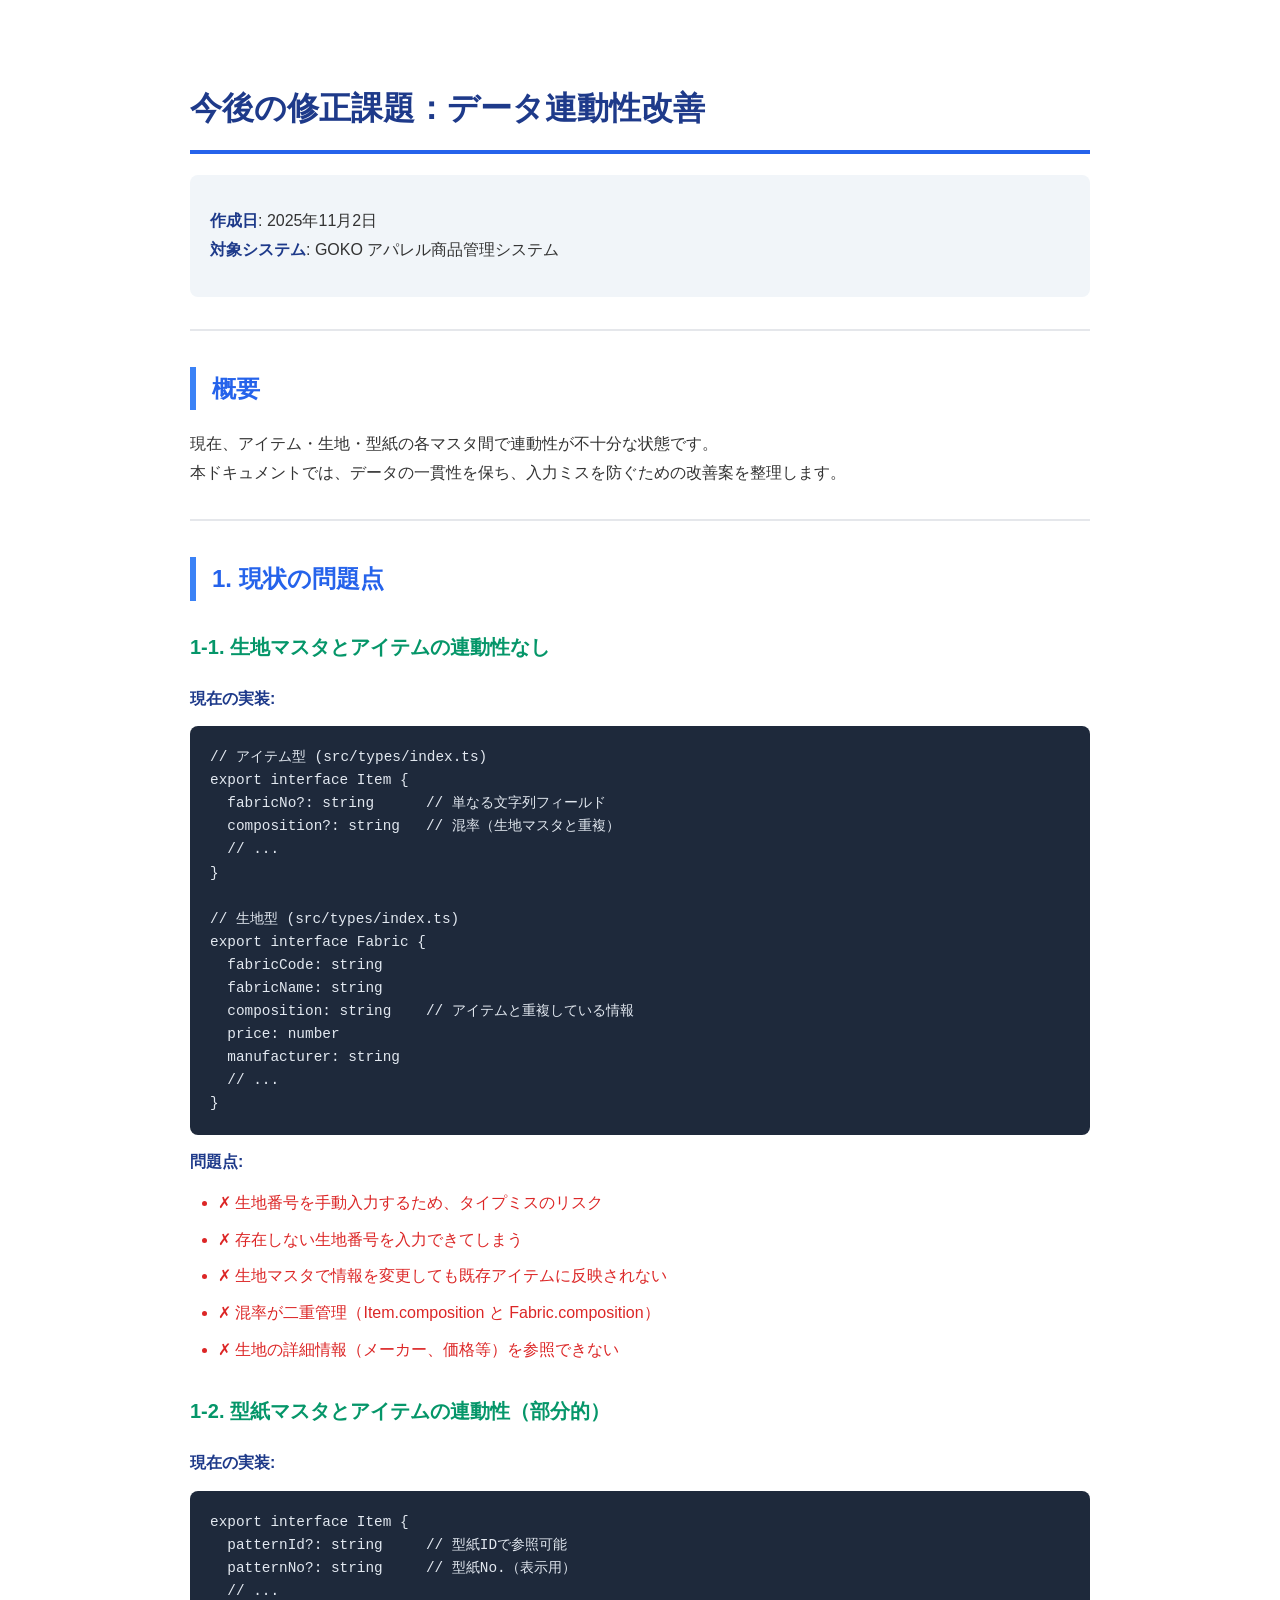
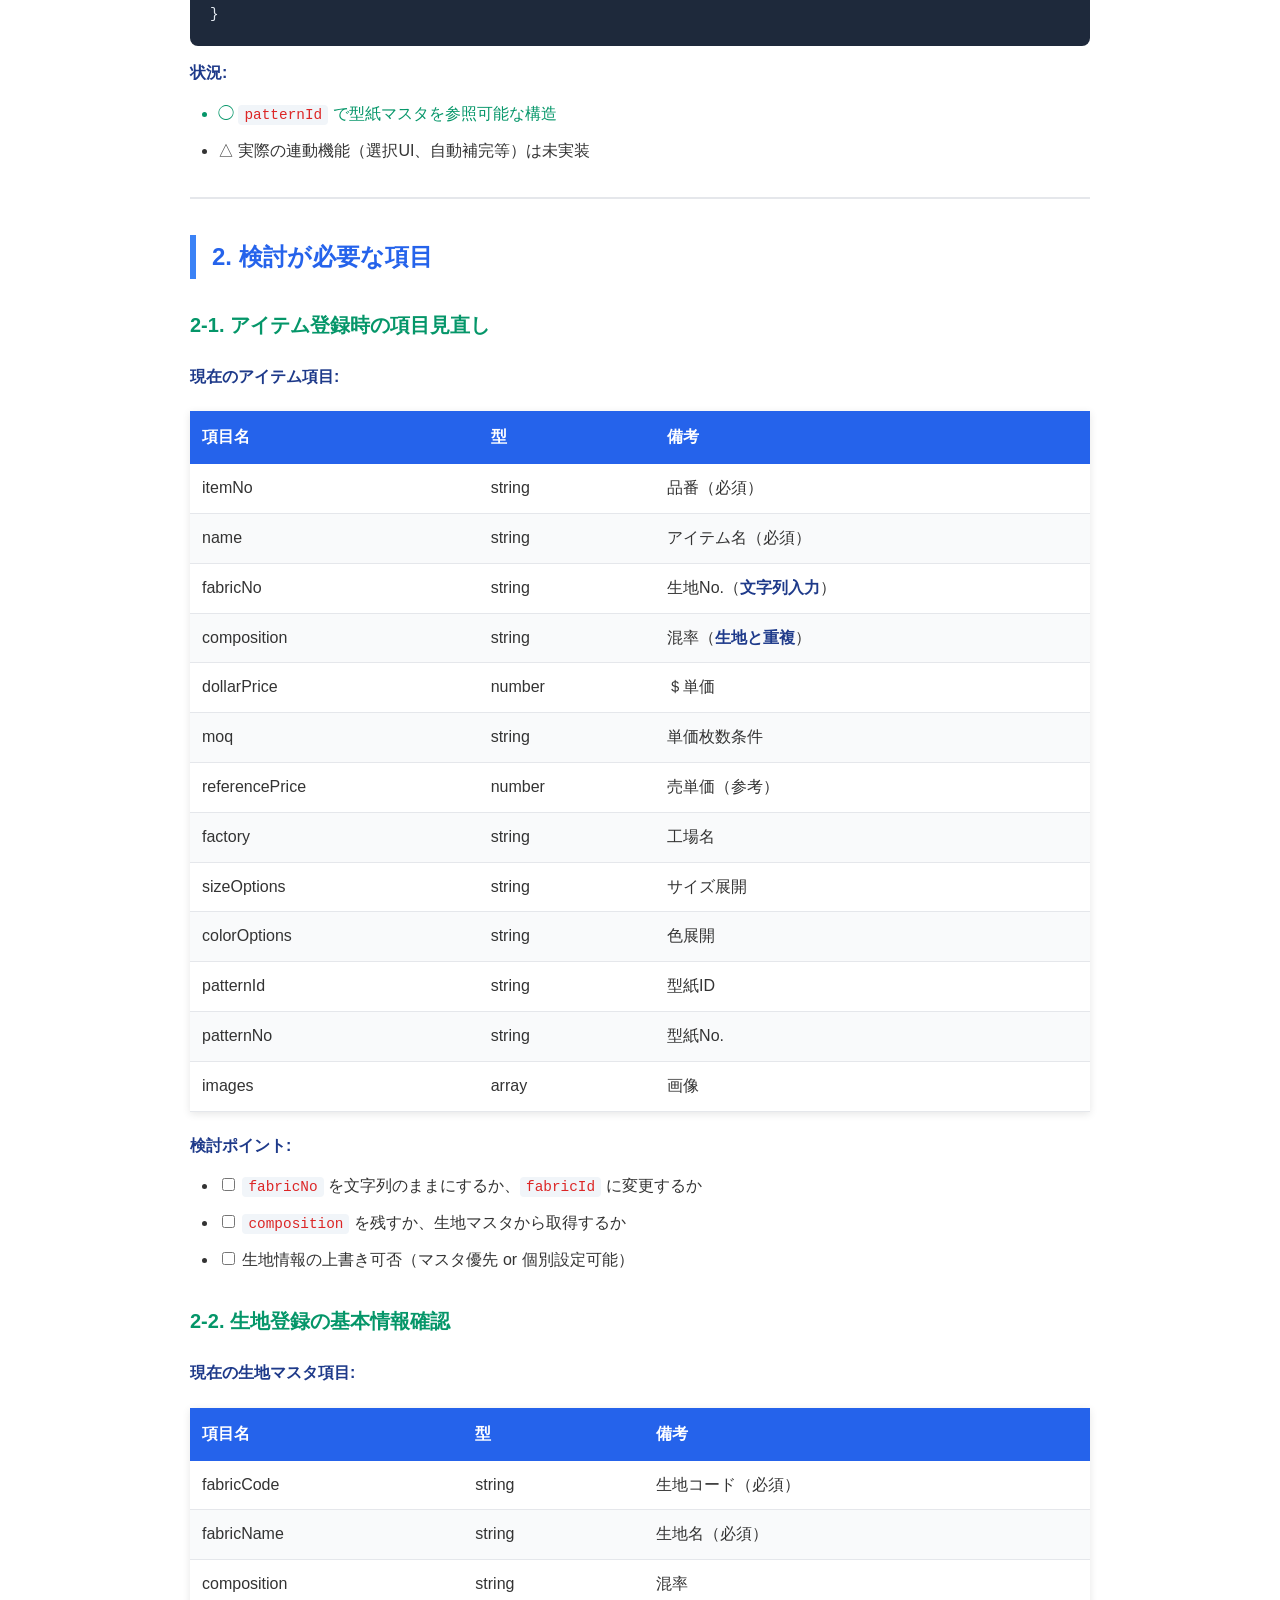
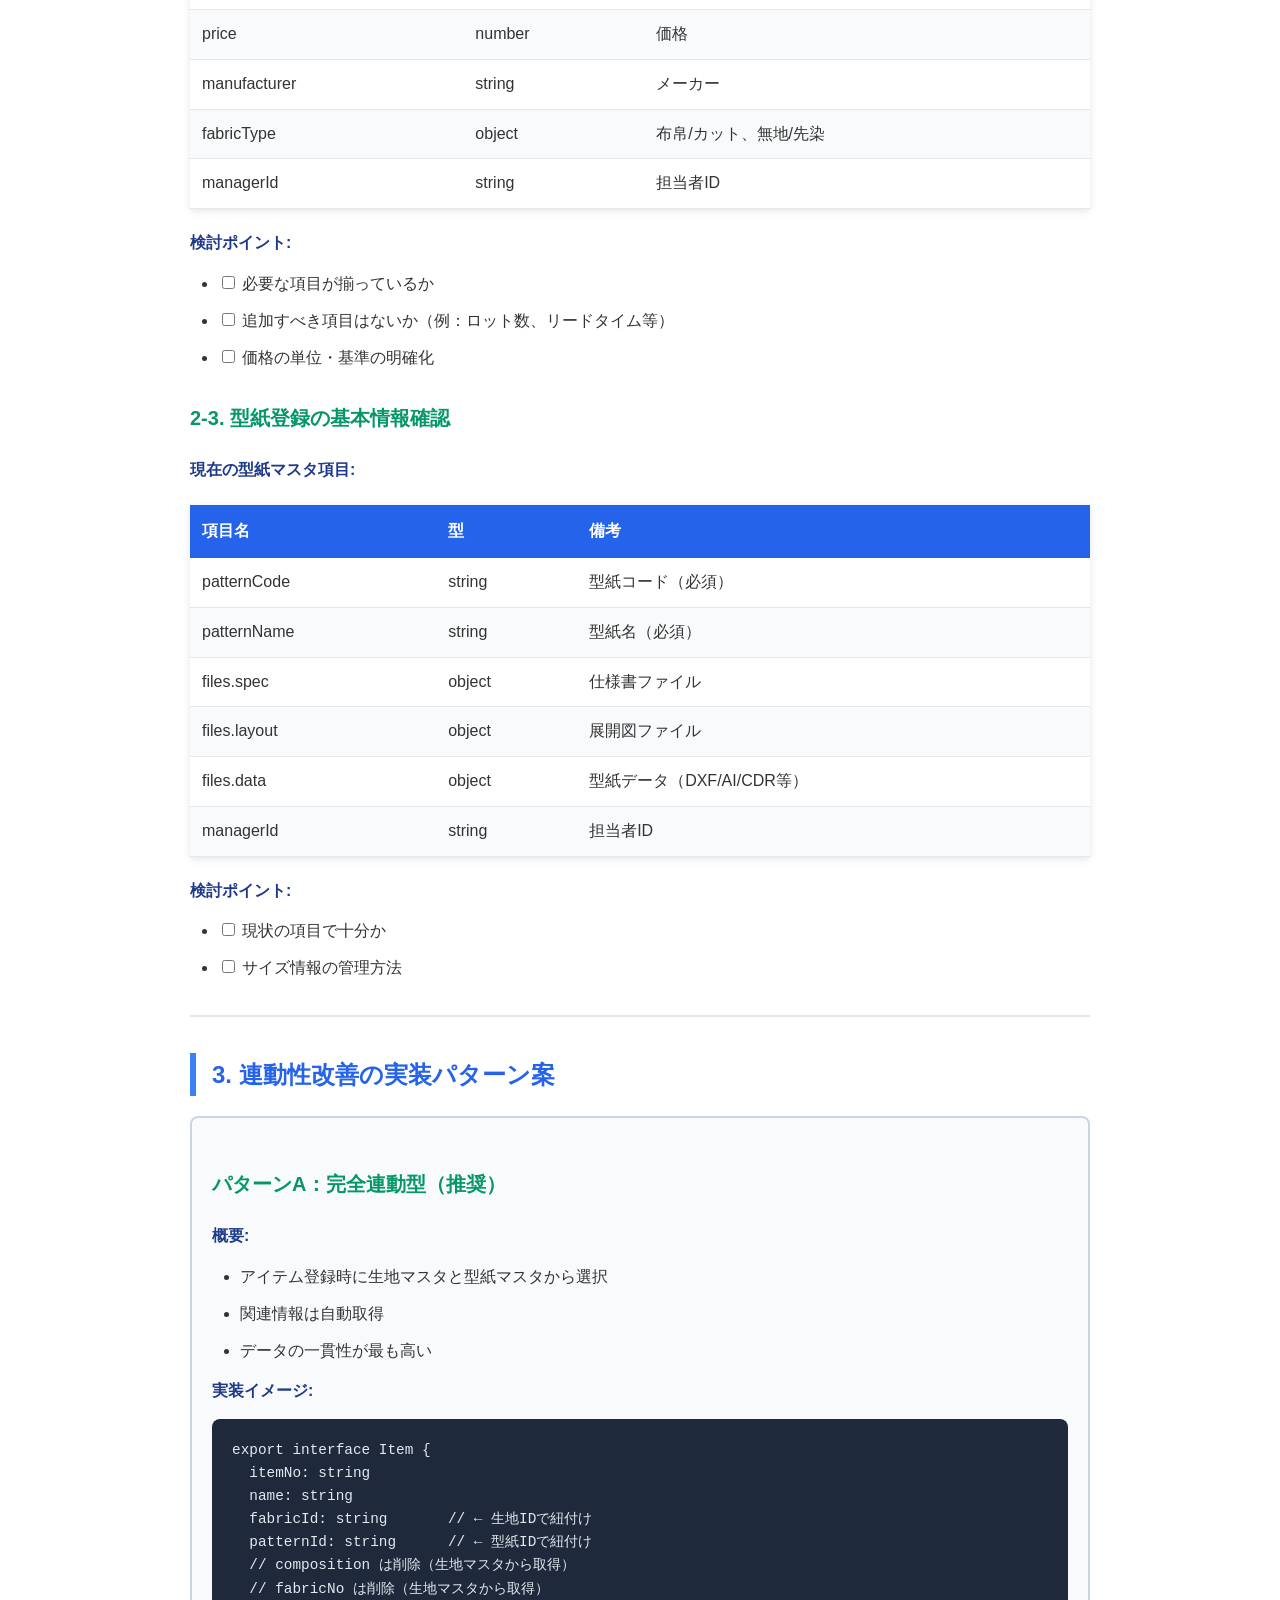
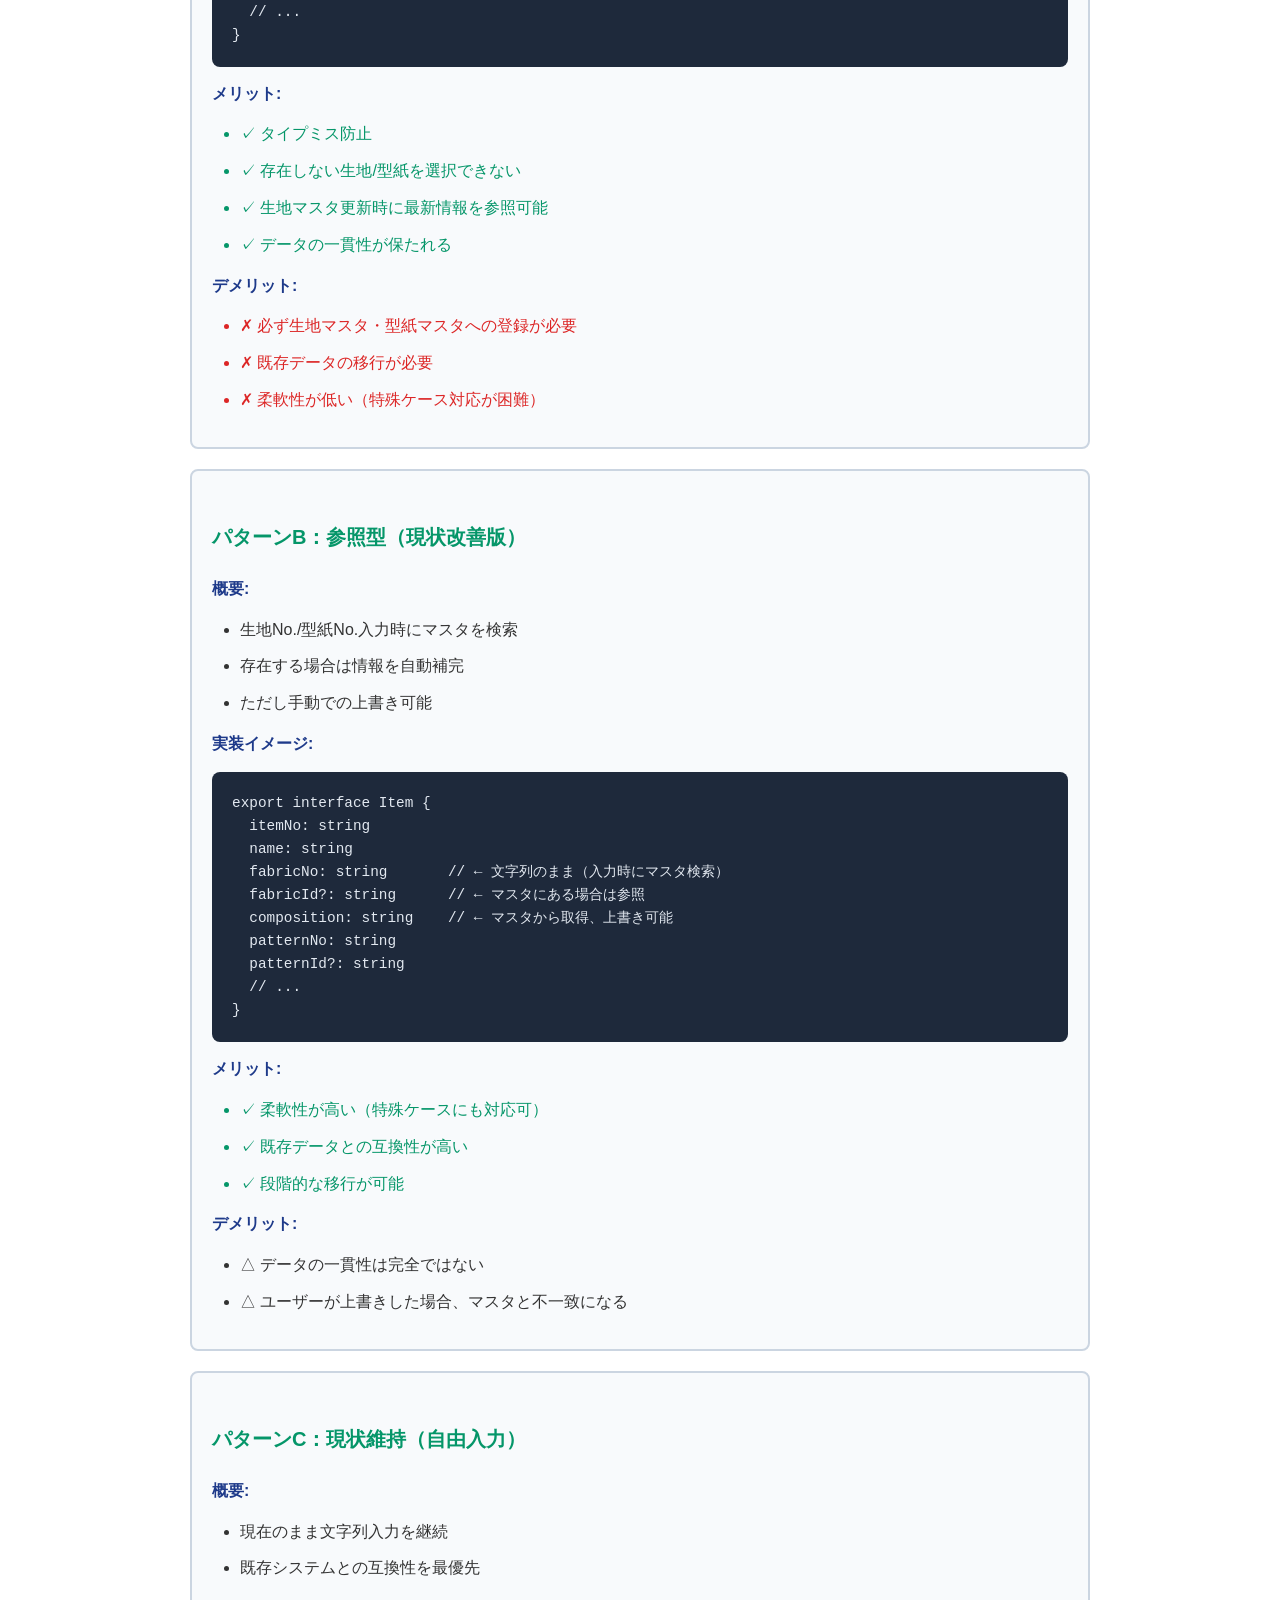
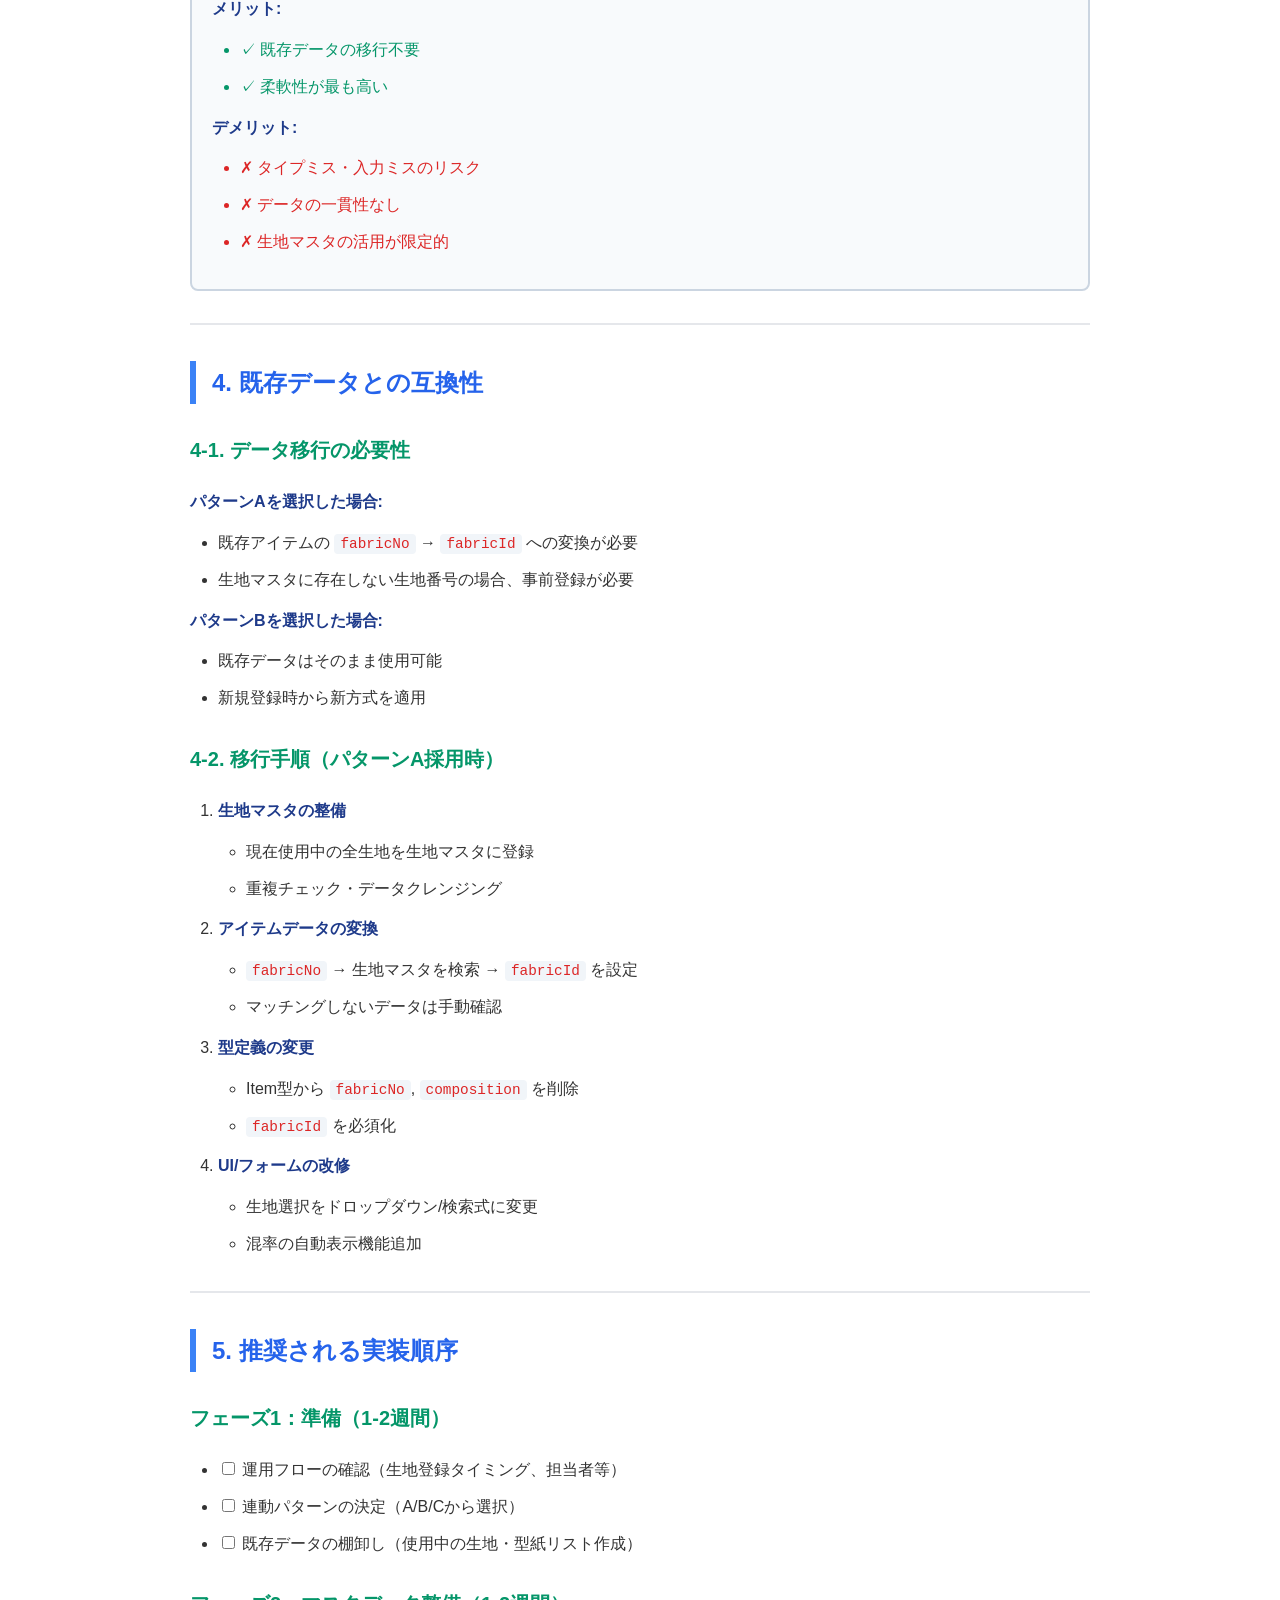
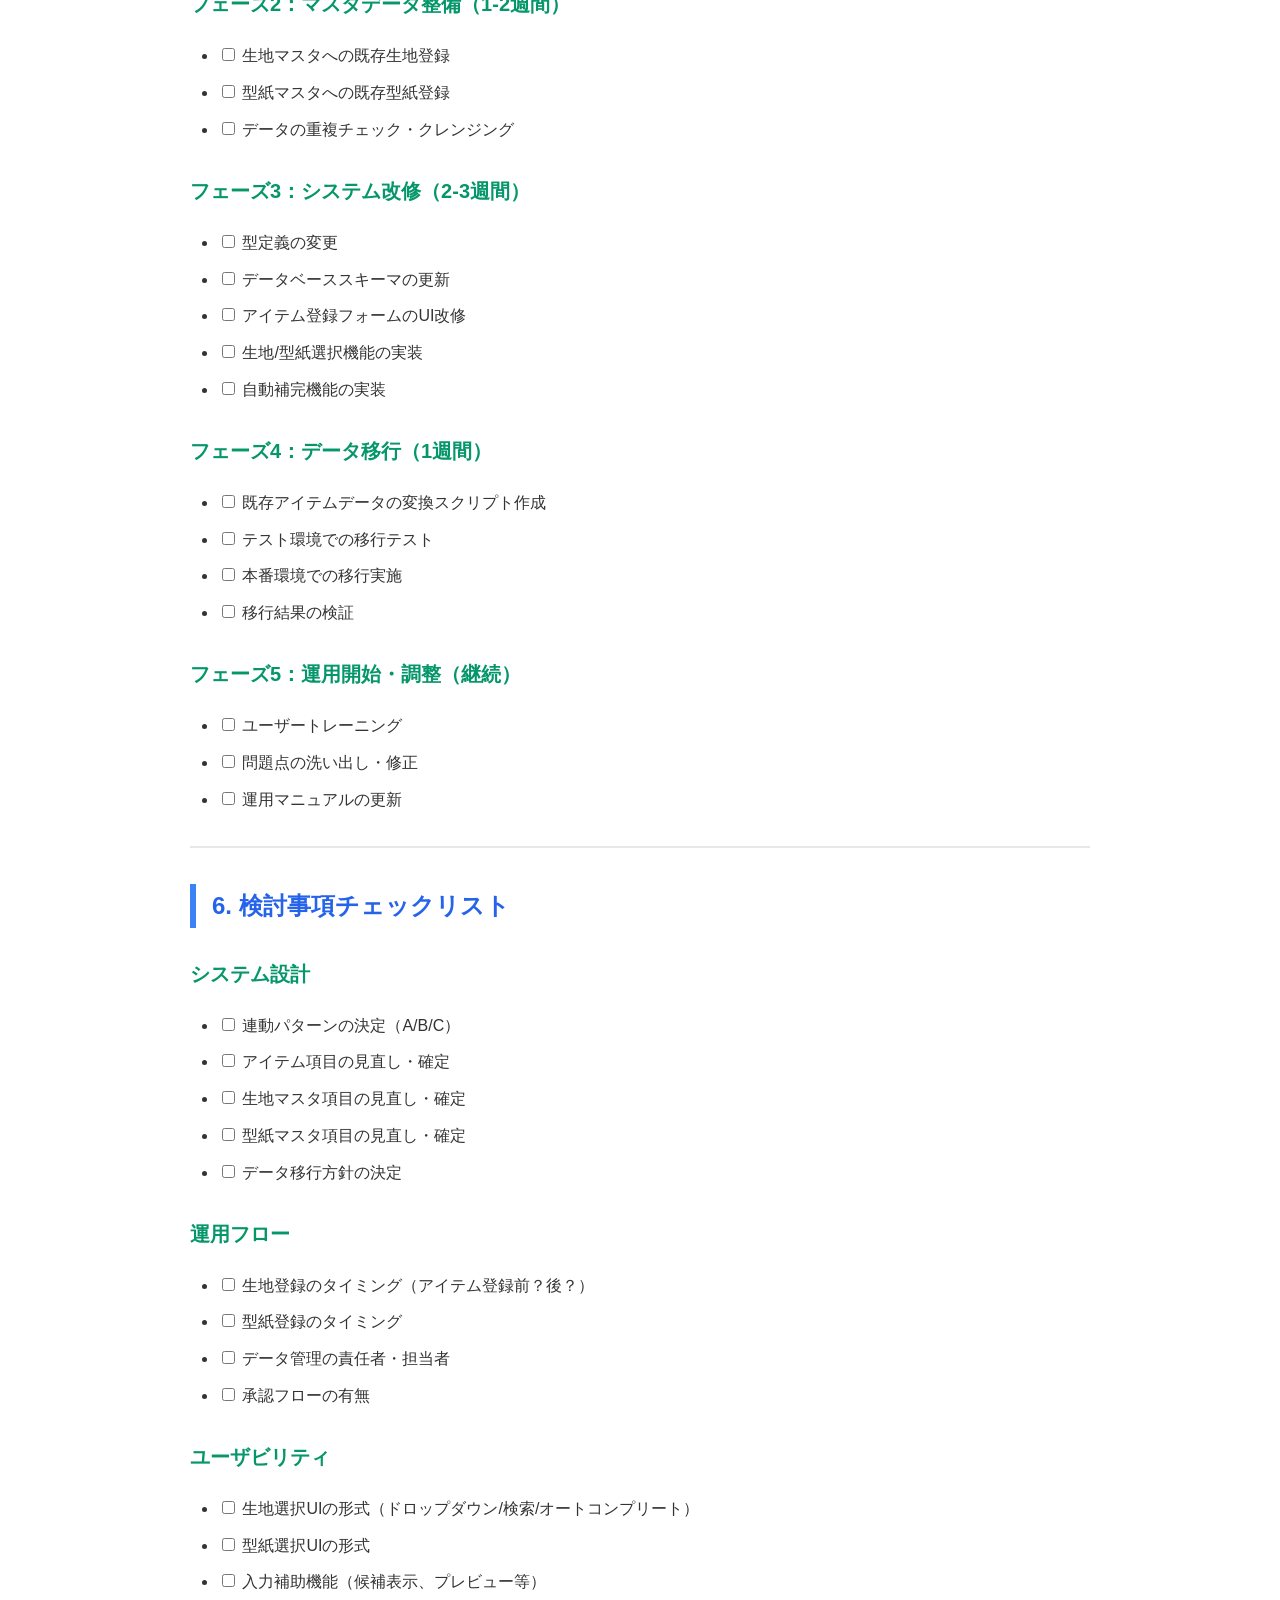
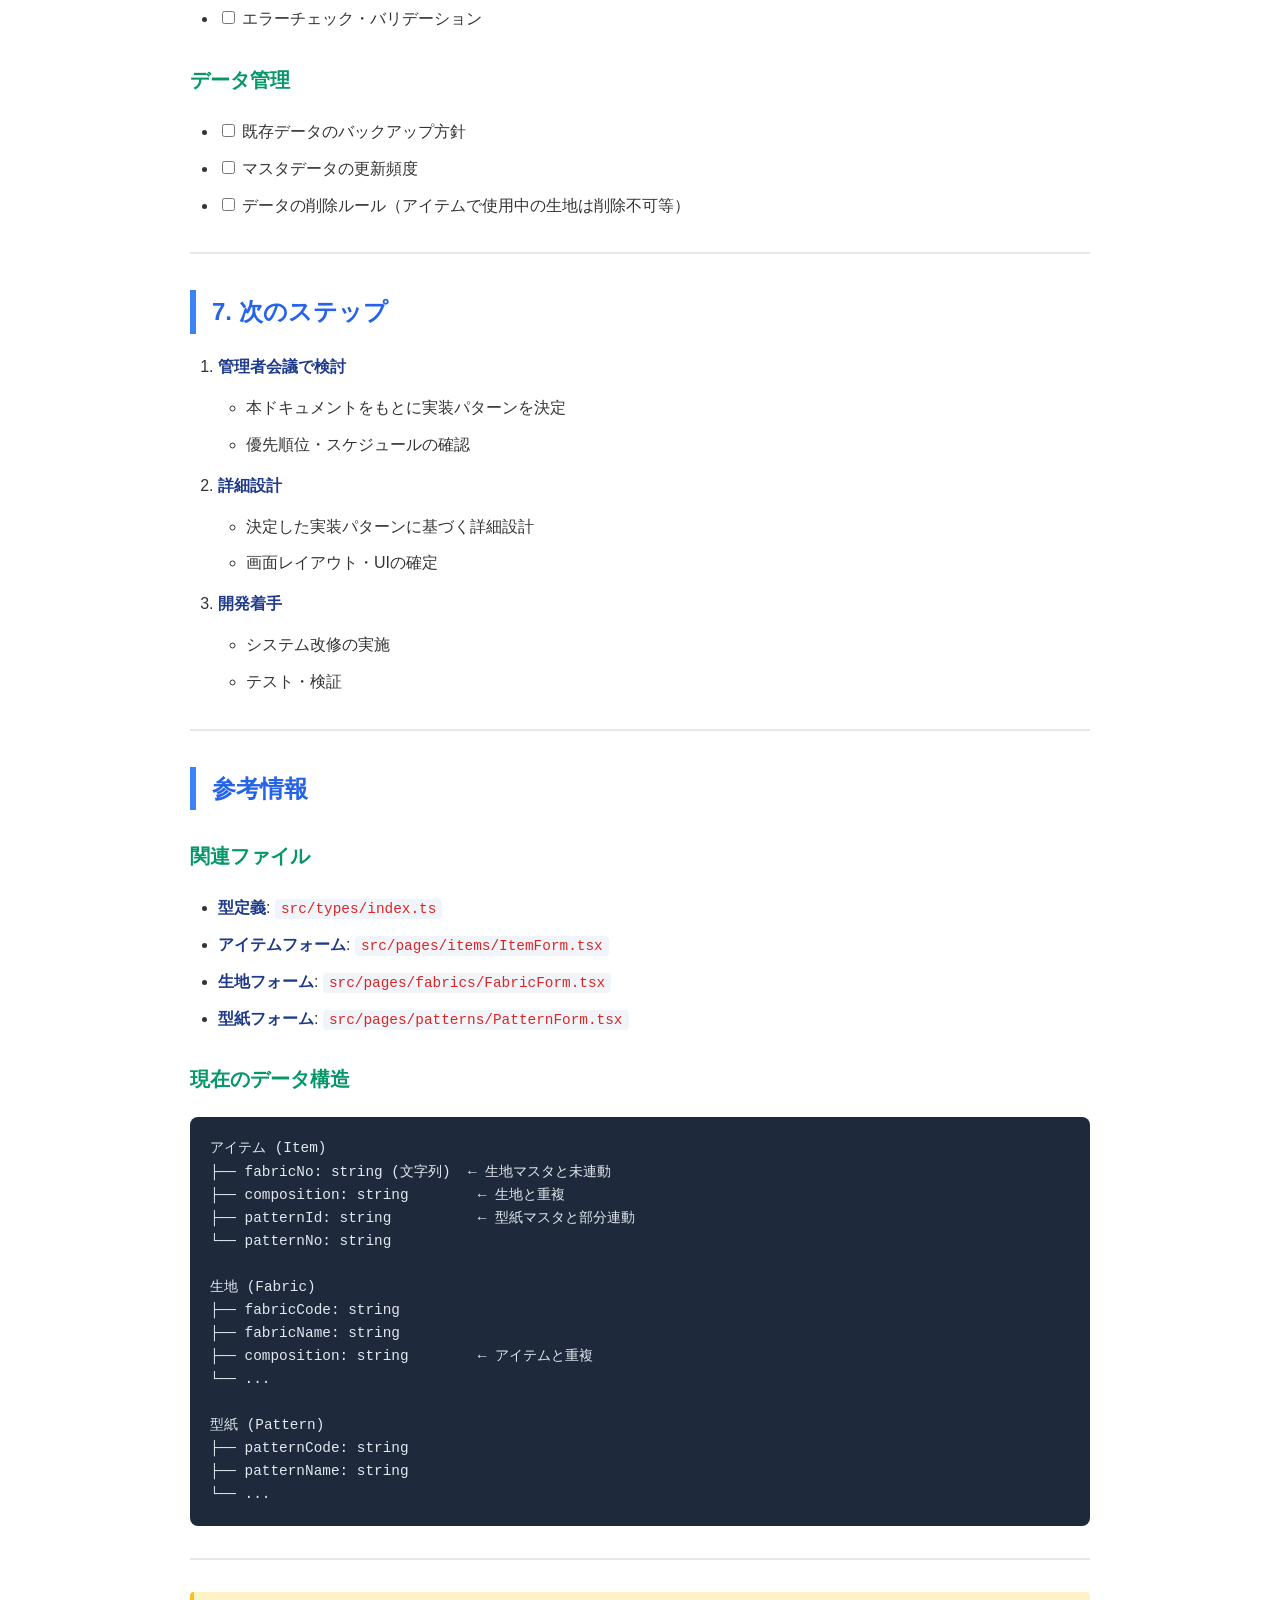
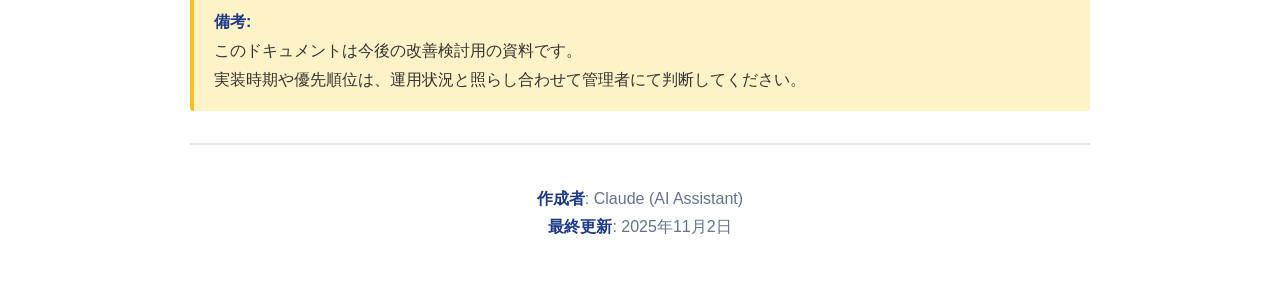
<file: 今後の修正課題_データ連動性改善.html>
<!DOCTYPE html>
<html lang="ja">
<head>
    <meta charset="UTF-8">
    <meta name="viewport" content="width=device-width, initial-scale=1.0">
    <title>今後の修正課題：データ連動性改善</title>
    <style>
        body {
            font-family: 'Yu Gothic', 'Hiragino Kaku Gothic Pro', 'Meiryo', sans-serif;
            line-height: 1.8;
            max-width: 900px;
            margin: 0 auto;
            padding: 40px 60px;
            background: #ffffff;
            color: #333;
        }
        h1 {
            color: #1e3a8a;
            border-bottom: 4px solid #2563eb;
            padding-bottom: 12px;
            margin-top: 40px;
            font-size: 32px;
        }
        h2 {
            color: #2563eb;
            border-left: 6px solid #3b82f6;
            padding-left: 16px;
            margin-top: 36px;
            font-size: 24px;
        }
        h3 {
            color: #059669;
            margin-top: 28px;
            font-size: 20px;
        }
        hr {
            border: none;
            border-top: 2px solid #e5e7eb;
            margin: 32px 0;
        }
        p {
            margin: 12px 0;
        }
        strong {
            color: #1e3a8a;
            font-weight: bold;
        }
        code {
            background: #f1f5f9;
            padding: 2px 6px;
            border-radius: 4px;
            font-family: 'Consolas', 'Monaco', monospace;
            font-size: 0.9em;
            color: #dc2626;
        }
        pre {
            background: #1e293b;
            color: #e2e8f0;
            padding: 20px;
            border-radius: 8px;
            overflow-x: auto;
            line-height: 1.6;
        }
        pre code {
            background: transparent;
            color: #e2e8f0;
            padding: 0;
        }
        table {
            border-collapse: collapse;
            width: 100%;
            margin: 20px 0;
            box-shadow: 0 2px 8px rgba(0,0,0,0.1);
        }
        th {
            background: #2563eb;
            color: white;
            padding: 12px;
            text-align: left;
            font-weight: bold;
        }
        td {
            padding: 10px 12px;
            border-bottom: 1px solid #e5e7eb;
        }
        tr:nth-child(even) {
            background: #f9fafb;
        }
        ul, ol {
            padding-left: 28px;
            margin: 12px 0;
        }
        li {
            margin: 8px 0;
        }
        blockquote {
            border-left: 4px solid #fbbf24;
            background: #fef3c7;
            padding: 16px 20px;
            margin: 20px 0;
            border-radius: 4px;
        }
        .header-info {
            background: #f1f5f9;
            padding: 20px;
            border-radius: 8px;
            margin-bottom: 32px;
        }
        .merit {
            color: #059669;
        }
        .demerit {
            color: #dc2626;
        }
        .pattern-box {
            background: #f8fafc;
            border: 2px solid #cbd5e1;
            padding: 20px;
            margin: 20px 0;
            border-radius: 8px;
        }
        @media print {
            body {
                padding: 20px;
            }
            h1 {
                page-break-after: avoid;
            }
            h2, h3 {
                page-break-after: avoid;
            }
            pre, table, .pattern-box {
                page-break-inside: avoid;
            }
        }
    </style>
</head>
<body>
    <h1>今後の修正課題：データ連動性改善</h1>

    <div class="header-info">
        <p><strong>作成日</strong>: 2025年11月2日<br>
        <strong>対象システム</strong>: GOKO アパレル商品管理システム</p>
    </div>

    <hr>

    <h2>概要</h2>
    <p>現在、アイテム・生地・型紙の各マスタ間で連動性が不十分な状態です。<br>
    本ドキュメントでは、データの一貫性を保ち、入力ミスを防ぐための改善案を整理します。</p>

    <hr>

    <h2>1. 現状の問題点</h2>

    <h3>1-1. 生地マスタとアイテムの連動性なし</h3>

    <p><strong>現在の実装:</strong></p>
    <pre><code>// アイテム型 (src/types/index.ts)
export interface Item {
  fabricNo?: string      // 単なる文字列フィールド
  composition?: string   // 混率（生地マスタと重複）
  // ...
}

// 生地型 (src/types/index.ts)
export interface Fabric {
  fabricCode: string
  fabricName: string
  composition: string    // アイテムと重複している情報
  price: number
  manufacturer: string
  // ...
}</code></pre>

    <p><strong>問題点:</strong></p>
    <ul>
        <li class="demerit">✗ 生地番号を手動入力するため、タイプミスのリスク</li>
        <li class="demerit">✗ 存在しない生地番号を入力できてしまう</li>
        <li class="demerit">✗ 生地マスタで情報を変更しても既存アイテムに反映されない</li>
        <li class="demerit">✗ 混率が二重管理（Item.composition と Fabric.composition）</li>
        <li class="demerit">✗ 生地の詳細情報（メーカー、価格等）を参照できない</li>
    </ul>

    <h3>1-2. 型紙マスタとアイテムの連動性（部分的）</h3>

    <p><strong>現在の実装:</strong></p>
    <pre><code>export interface Item {
  patternId?: string     // 型紙IDで参照可能
  patternNo?: string     // 型紙No.（表示用）
  // ...
}</code></pre>

    <p><strong>状況:</strong></p>
    <ul>
        <li class="merit">◯ <code>patternId</code> で型紙マスタを参照可能な構造</li>
        <li>△ 実際の連動機能（選択UI、自動補完等）は未実装</li>
    </ul>

    <hr>

    <h2>2. 検討が必要な項目</h2>

    <h3>2-1. アイテム登録時の項目見直し</h3>

    <p><strong>現在のアイテム項目:</strong></p>
    <table>
        <thead>
            <tr>
                <th>項目名</th>
                <th>型</th>
                <th>備考</th>
            </tr>
        </thead>
        <tbody>
            <tr><td>itemNo</td><td>string</td><td>品番（必須）</td></tr>
            <tr><td>name</td><td>string</td><td>アイテム名（必須）</td></tr>
            <tr><td>fabricNo</td><td>string</td><td>生地No.（<strong>文字列入力</strong>）</td></tr>
            <tr><td>composition</td><td>string</td><td>混率（<strong>生地と重複</strong>）</td></tr>
            <tr><td>dollarPrice</td><td>number</td><td>＄単価</td></tr>
            <tr><td>moq</td><td>string</td><td>単価枚数条件</td></tr>
            <tr><td>referencePrice</td><td>number</td><td>売単価（参考）</td></tr>
            <tr><td>factory</td><td>string</td><td>工場名</td></tr>
            <tr><td>sizeOptions</td><td>string</td><td>サイズ展開</td></tr>
            <tr><td>colorOptions</td><td>string</td><td>色展開</td></tr>
            <tr><td>patternId</td><td>string</td><td>型紙ID</td></tr>
            <tr><td>patternNo</td><td>string</td><td>型紙No.</td></tr>
            <tr><td>images</td><td>array</td><td>画像</td></tr>
        </tbody>
    </table>

    <p><strong>検討ポイント:</strong></p>
    <ul>
        <li><input type="checkbox"> <code>fabricNo</code> を文字列のままにするか、<code>fabricId</code> に変更するか</li>
        <li><input type="checkbox"> <code>composition</code> を残すか、生地マスタから取得するか</li>
        <li><input type="checkbox"> 生地情報の上書き可否（マスタ優先 or 個別設定可能）</li>
    </ul>

    <h3>2-2. 生地登録の基本情報確認</h3>

    <p><strong>現在の生地マスタ項目:</strong></p>
    <table>
        <thead>
            <tr>
                <th>項目名</th>
                <th>型</th>
                <th>備考</th>
            </tr>
        </thead>
        <tbody>
            <tr><td>fabricCode</td><td>string</td><td>生地コード（必須）</td></tr>
            <tr><td>fabricName</td><td>string</td><td>生地名（必須）</td></tr>
            <tr><td>composition</td><td>string</td><td>混率</td></tr>
            <tr><td>price</td><td>number</td><td>価格</td></tr>
            <tr><td>manufacturer</td><td>string</td><td>メーカー</td></tr>
            <tr><td>fabricType</td><td>object</td><td>布帛/カット、無地/先染</td></tr>
            <tr><td>managerId</td><td>string</td><td>担当者ID</td></tr>
        </tbody>
    </table>

    <p><strong>検討ポイント:</strong></p>
    <ul>
        <li><input type="checkbox"> 必要な項目が揃っているか</li>
        <li><input type="checkbox"> 追加すべき項目はないか（例：ロット数、リードタイム等）</li>
        <li><input type="checkbox"> 価格の単位・基準の明確化</li>
    </ul>

    <h3>2-3. 型紙登録の基本情報確認</h3>

    <p><strong>現在の型紙マスタ項目:</strong></p>
    <table>
        <thead>
            <tr>
                <th>項目名</th>
                <th>型</th>
                <th>備考</th>
            </tr>
        </thead>
        <tbody>
            <tr><td>patternCode</td><td>string</td><td>型紙コード（必須）</td></tr>
            <tr><td>patternName</td><td>string</td><td>型紙名（必須）</td></tr>
            <tr><td>files.spec</td><td>object</td><td>仕様書ファイル</td></tr>
            <tr><td>files.layout</td><td>object</td><td>展開図ファイル</td></tr>
            <tr><td>files.data</td><td>object</td><td>型紙データ（DXF/AI/CDR等）</td></tr>
            <tr><td>managerId</td><td>string</td><td>担当者ID</td></tr>
        </tbody>
    </table>

    <p><strong>検討ポイント:</strong></p>
    <ul>
        <li><input type="checkbox"> 現状の項目で十分か</li>
        <li><input type="checkbox"> サイズ情報の管理方法</li>
    </ul>

    <hr>

    <h2>3. 連動性改善の実装パターン案</h2>

    <div class="pattern-box">
        <h3>パターンA：完全連動型（推奨）</h3>

        <p><strong>概要:</strong></p>
        <ul>
            <li>アイテム登録時に生地マスタと型紙マスタから選択</li>
            <li>関連情報は自動取得</li>
            <li>データの一貫性が最も高い</li>
        </ul>

        <p><strong>実装イメージ:</strong></p>
        <pre><code>export interface Item {
  itemNo: string
  name: string
  fabricId: string       // ← 生地IDで紐付け
  patternId: string      // ← 型紙IDで紐付け
  // composition は削除（生地マスタから取得）
  // fabricNo は削除（生地マスタから取得）
  // ...
}</code></pre>

        <p><strong>メリット:</strong></p>
        <ul>
            <li class="merit">✓ タイプミス防止</li>
            <li class="merit">✓ 存在しない生地/型紙を選択できない</li>
            <li class="merit">✓ 生地マスタ更新時に最新情報を参照可能</li>
            <li class="merit">✓ データの一貫性が保たれる</li>
        </ul>

        <p><strong>デメリット:</strong></p>
        <ul>
            <li class="demerit">✗ 必ず生地マスタ・型紙マスタへの登録が必要</li>
            <li class="demerit">✗ 既存データの移行が必要</li>
            <li class="demerit">✗ 柔軟性が低い（特殊ケース対応が困難）</li>
        </ul>
    </div>

    <div class="pattern-box">
        <h3>パターンB：参照型（現状改善版）</h3>

        <p><strong>概要:</strong></p>
        <ul>
            <li>生地No./型紙No.入力時にマスタを検索</li>
            <li>存在する場合は情報を自動補完</li>
            <li>ただし手動での上書き可能</li>
        </ul>

        <p><strong>実装イメージ:</strong></p>
        <pre><code>export interface Item {
  itemNo: string
  name: string
  fabricNo: string       // ← 文字列のまま（入力時にマスタ検索）
  fabricId?: string      // ← マスタにある場合は参照
  composition: string    // ← マスタから取得、上書き可能
  patternNo: string
  patternId?: string
  // ...
}</code></pre>

        <p><strong>メリット:</strong></p>
        <ul>
            <li class="merit">✓ 柔軟性が高い（特殊ケースにも対応可）</li>
            <li class="merit">✓ 既存データとの互換性が高い</li>
            <li class="merit">✓ 段階的な移行が可能</li>
        </ul>

        <p><strong>デメリット:</strong></p>
        <ul>
            <li>△ データの一貫性は完全ではない</li>
            <li>△ ユーザーが上書きした場合、マスタと不一致になる</li>
        </ul>
    </div>

    <div class="pattern-box">
        <h3>パターンC：現状維持（自由入力）</h3>

        <p><strong>概要:</strong></p>
        <ul>
            <li>現在のまま文字列入力を継続</li>
            <li>既存システムとの互換性を最優先</li>
        </ul>

        <p><strong>メリット:</strong></p>
        <ul>
            <li class="merit">✓ 既存データの移行不要</li>
            <li class="merit">✓ 柔軟性が最も高い</li>
        </ul>

        <p><strong>デメリット:</strong></p>
        <ul>
            <li class="demerit">✗ タイプミス・入力ミスのリスク</li>
            <li class="demerit">✗ データの一貫性なし</li>
            <li class="demerit">✗ 生地マスタの活用が限定的</li>
        </ul>
    </div>

    <hr>

    <h2>4. 既存データとの互換性</h2>

    <h3>4-1. データ移行の必要性</h3>

    <p><strong>パターンAを選択した場合:</strong></p>
    <ul>
        <li>既存アイテムの <code>fabricNo</code> → <code>fabricId</code> への変換が必要</li>
        <li>生地マスタに存在しない生地番号の場合、事前登録が必要</li>
    </ul>

    <p><strong>パターンBを選択した場合:</strong></p>
    <ul>
        <li>既存データはそのまま使用可能</li>
        <li>新規登録時から新方式を適用</li>
    </ul>

    <h3>4-2. 移行手順（パターンA採用時）</h3>

    <ol>
        <li>
            <strong>生地マスタの整備</strong>
            <ul>
                <li>現在使用中の全生地を生地マスタに登録</li>
                <li>重複チェック・データクレンジング</li>
            </ul>
        </li>
        <li>
            <strong>アイテムデータの変換</strong>
            <ul>
                <li><code>fabricNo</code> → 生地マスタを検索 → <code>fabricId</code> を設定</li>
                <li>マッチングしないデータは手動確認</li>
            </ul>
        </li>
        <li>
            <strong>型定義の変更</strong>
            <ul>
                <li>Item型から <code>fabricNo</code>, <code>composition</code> を削除</li>
                <li><code>fabricId</code> を必須化</li>
            </ul>
        </li>
        <li>
            <strong>UI/フォームの改修</strong>
            <ul>
                <li>生地選択をドロップダウン/検索式に変更</li>
                <li>混率の自動表示機能追加</li>
            </ul>
        </li>
    </ol>

    <hr>

    <h2>5. 推奨される実装順序</h2>

    <h3>フェーズ1：準備（1-2週間）</h3>
    <ul>
        <li><input type="checkbox"> 運用フローの確認（生地登録タイミング、担当者等）</li>
        <li><input type="checkbox"> 連動パターンの決定（A/B/Cから選択）</li>
        <li><input type="checkbox"> 既存データの棚卸し（使用中の生地・型紙リスト作成）</li>
    </ul>

    <h3>フェーズ2：マスタデータ整備（1-2週間）</h3>
    <ul>
        <li><input type="checkbox"> 生地マスタへの既存生地登録</li>
        <li><input type="checkbox"> 型紙マスタへの既存型紙登録</li>
        <li><input type="checkbox"> データの重複チェック・クレンジング</li>
    </ul>

    <h3>フェーズ3：システム改修（2-3週間）</h3>
    <ul>
        <li><input type="checkbox"> 型定義の変更</li>
        <li><input type="checkbox"> データベーススキーマの更新</li>
        <li><input type="checkbox"> アイテム登録フォームのUI改修</li>
        <li><input type="checkbox"> 生地/型紙選択機能の実装</li>
        <li><input type="checkbox"> 自動補完機能の実装</li>
    </ul>

    <h3>フェーズ4：データ移行（1週間）</h3>
    <ul>
        <li><input type="checkbox"> 既存アイテムデータの変換スクリプト作成</li>
        <li><input type="checkbox"> テスト環境での移行テスト</li>
        <li><input type="checkbox"> 本番環境での移行実施</li>
        <li><input type="checkbox"> 移行結果の検証</li>
    </ul>

    <h3>フェーズ5：運用開始・調整（継続）</h3>
    <ul>
        <li><input type="checkbox"> ユーザートレーニング</li>
        <li><input type="checkbox"> 問題点の洗い出し・修正</li>
        <li><input type="checkbox"> 運用マニュアルの更新</li>
    </ul>

    <hr>

    <h2>6. 検討事項チェックリスト</h2>

    <h3>システム設計</h3>
    <ul>
        <li><input type="checkbox"> 連動パターンの決定（A/B/C）</li>
        <li><input type="checkbox"> アイテム項目の見直し・確定</li>
        <li><input type="checkbox"> 生地マスタ項目の見直し・確定</li>
        <li><input type="checkbox"> 型紙マスタ項目の見直し・確定</li>
        <li><input type="checkbox"> データ移行方針の決定</li>
    </ul>

    <h3>運用フロー</h3>
    <ul>
        <li><input type="checkbox"> 生地登録のタイミング（アイテム登録前？後？）</li>
        <li><input type="checkbox"> 型紙登録のタイミング</li>
        <li><input type="checkbox"> データ管理の責任者・担当者</li>
        <li><input type="checkbox"> 承認フローの有無</li>
    </ul>

    <h3>ユーザビリティ</h3>
    <ul>
        <li><input type="checkbox"> 生地選択UIの形式（ドロップダウン/検索/オートコンプリート）</li>
        <li><input type="checkbox"> 型紙選択UIの形式</li>
        <li><input type="checkbox"> 入力補助機能（候補表示、プレビュー等）</li>
        <li><input type="checkbox"> エラーチェック・バリデーション</li>
    </ul>

    <h3>データ管理</h3>
    <ul>
        <li><input type="checkbox"> 既存データのバックアップ方針</li>
        <li><input type="checkbox"> マスタデータの更新頻度</li>
        <li><input type="checkbox"> データの削除ルール（アイテムで使用中の生地は削除不可等）</li>
    </ul>

    <hr>

    <h2>7. 次のステップ</h2>

    <ol>
        <li>
            <strong>管理者会議で検討</strong>
            <ul>
                <li>本ドキュメントをもとに実装パターンを決定</li>
                <li>優先順位・スケジュールの確認</li>
            </ul>
        </li>
        <li>
            <strong>詳細設計</strong>
            <ul>
                <li>決定した実装パターンに基づく詳細設計</li>
                <li>画面レイアウト・UIの確定</li>
            </ul>
        </li>
        <li>
            <strong>開発着手</strong>
            <ul>
                <li>システム改修の実施</li>
                <li>テスト・検証</li>
            </ul>
        </li>
    </ol>

    <hr>

    <h2>参考情報</h2>

    <h3>関連ファイル</h3>
    <ul>
        <li><strong>型定義</strong>: <code>src/types/index.ts</code></li>
        <li><strong>アイテムフォーム</strong>: <code>src/pages/items/ItemForm.tsx</code></li>
        <li><strong>生地フォーム</strong>: <code>src/pages/fabrics/FabricForm.tsx</code></li>
        <li><strong>型紙フォーム</strong>: <code>src/pages/patterns/PatternForm.tsx</code></li>
    </ul>

    <h3>現在のデータ構造</h3>
    <pre><code>アイテム (Item)
├── fabricNo: string (文字列)  ← 生地マスタと未連動
├── composition: string        ← 生地と重複
├── patternId: string          ← 型紙マスタと部分連動
└── patternNo: string

生地 (Fabric)
├── fabricCode: string
├── fabricName: string
├── composition: string        ← アイテムと重複
└── ...

型紙 (Pattern)
├── patternCode: string
├── patternName: string
└── ...</code></pre>

    <hr>

    <blockquote>
        <strong>備考:</strong><br>
        このドキュメントは今後の改善検討用の資料です。<br>
        実装時期や優先順位は、運用状況と照らし合わせて管理者にて判断してください。
    </blockquote>

    <hr>

    <p style="text-align: center; color: #64748b; margin-top: 40px;">
        <strong>作成者</strong>: Claude (AI Assistant)<br>
        <strong>最終更新</strong>: 2025年11月2日
    </p>
</body>
</html>
</file>
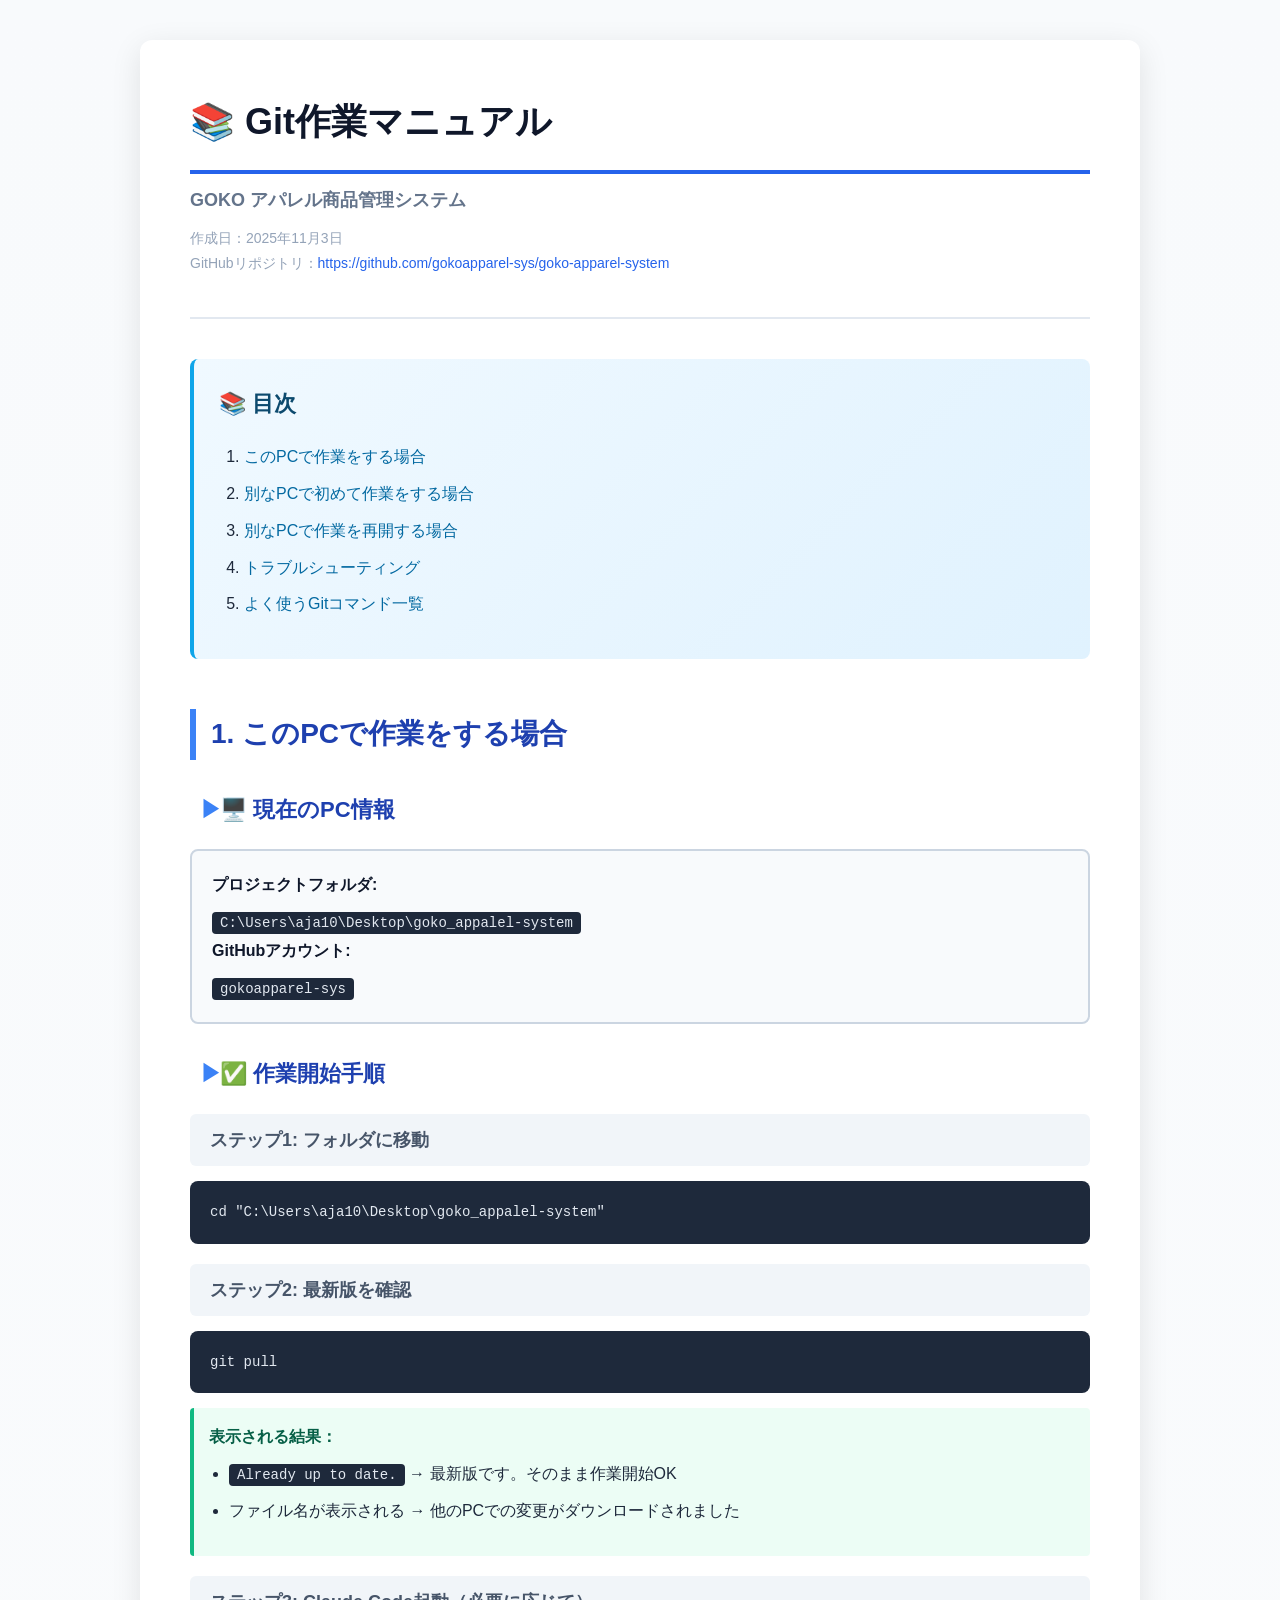
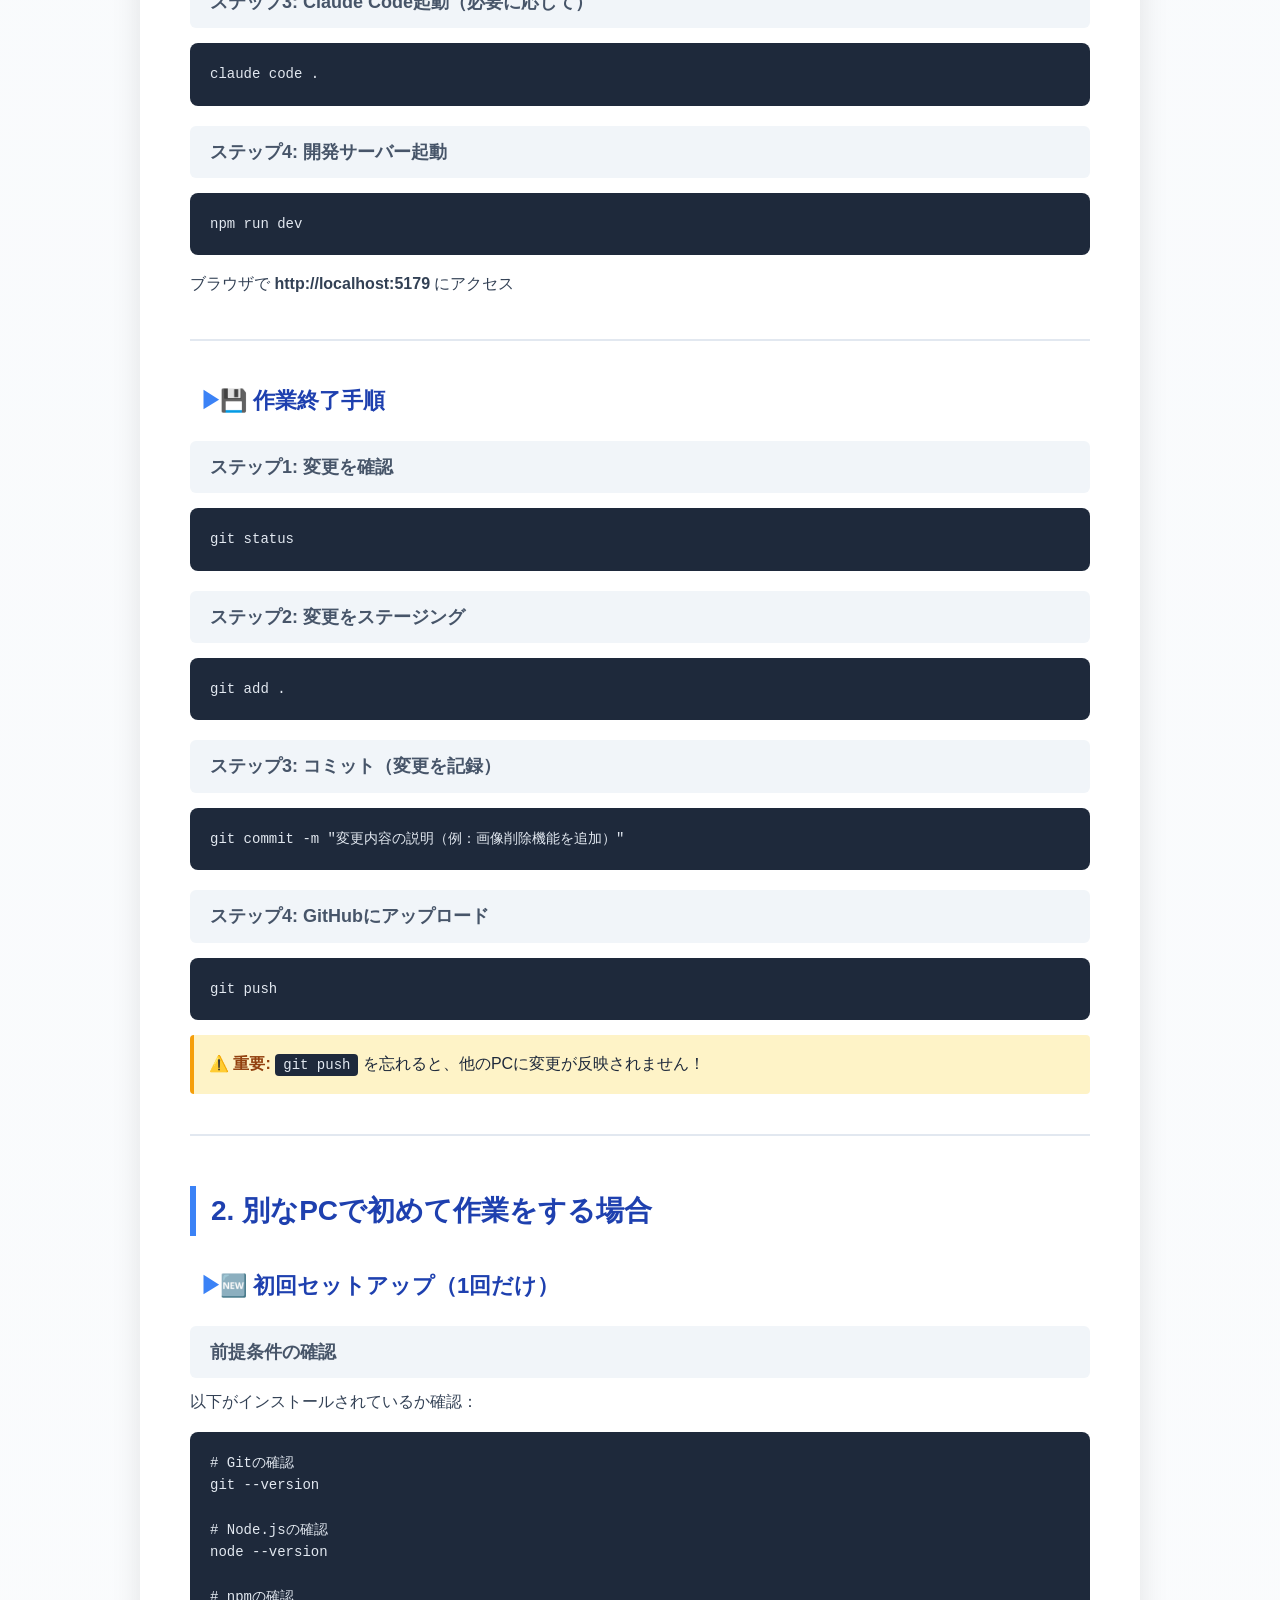
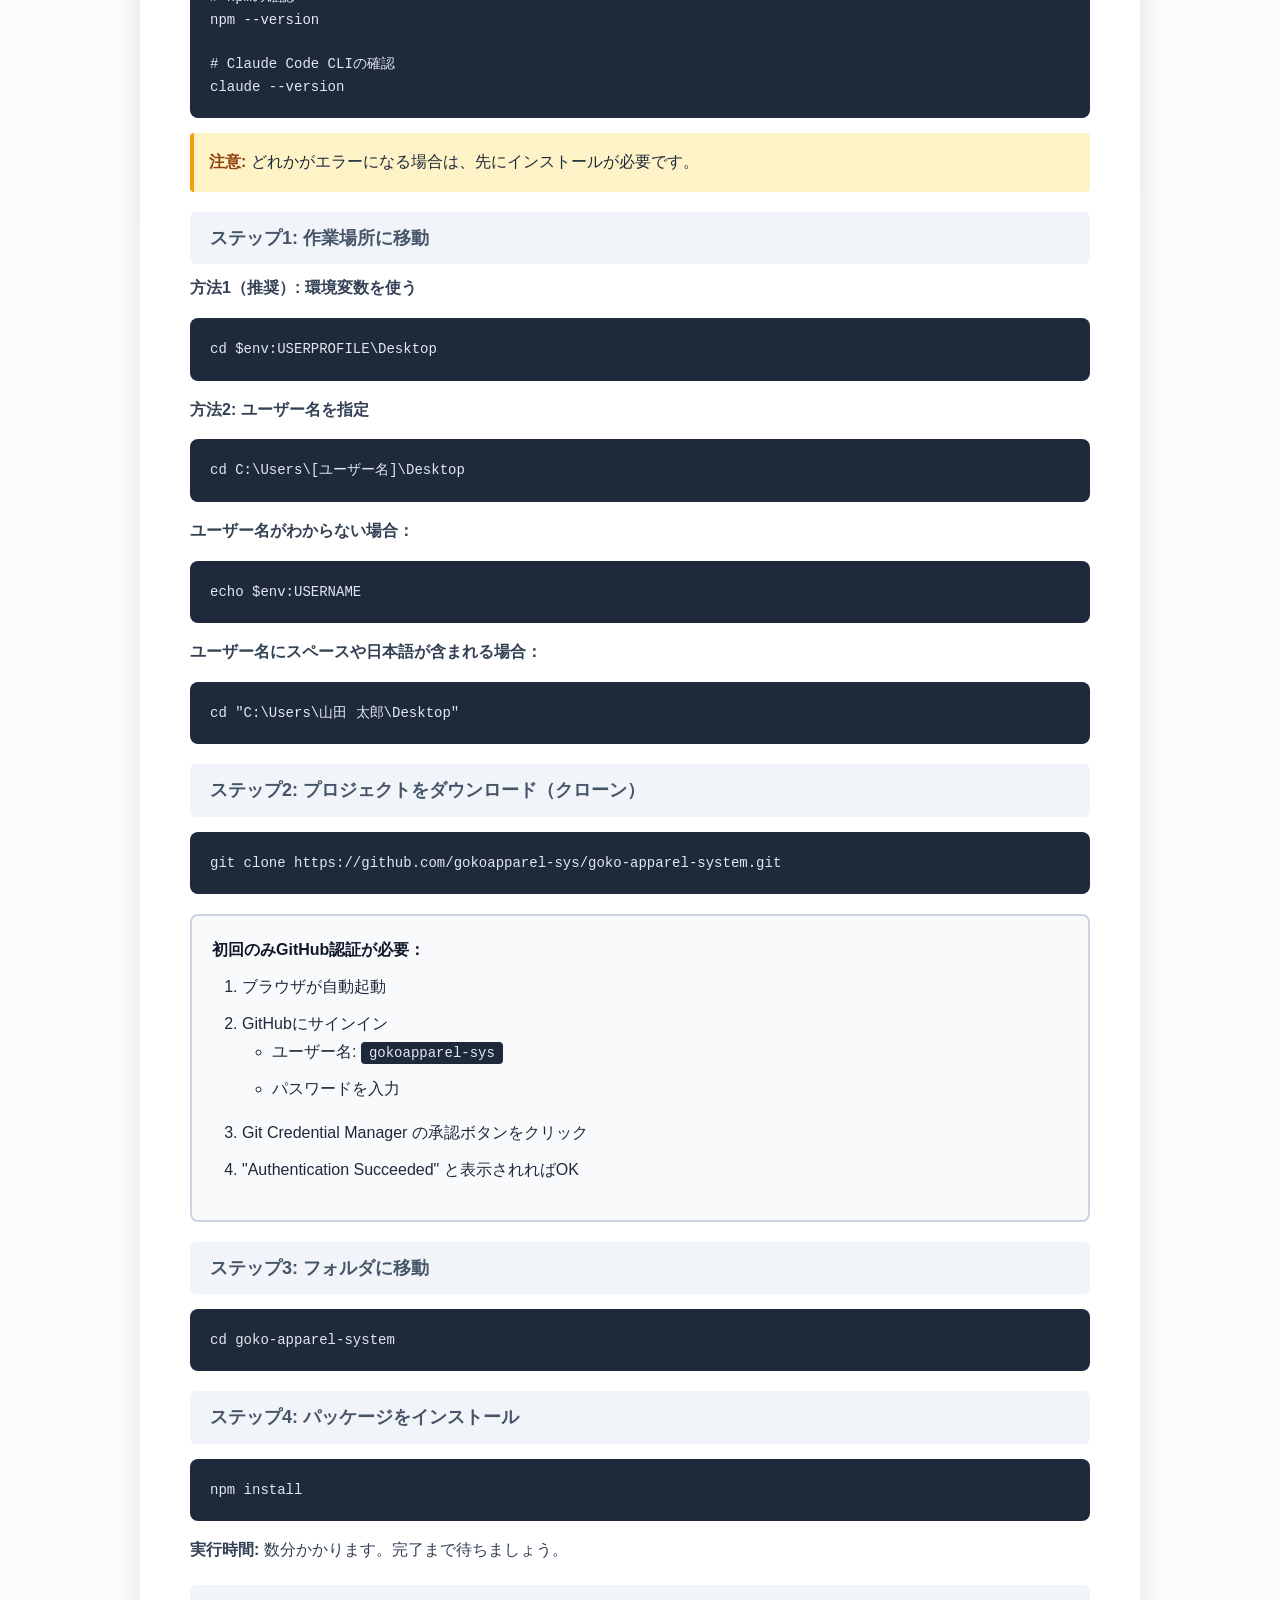
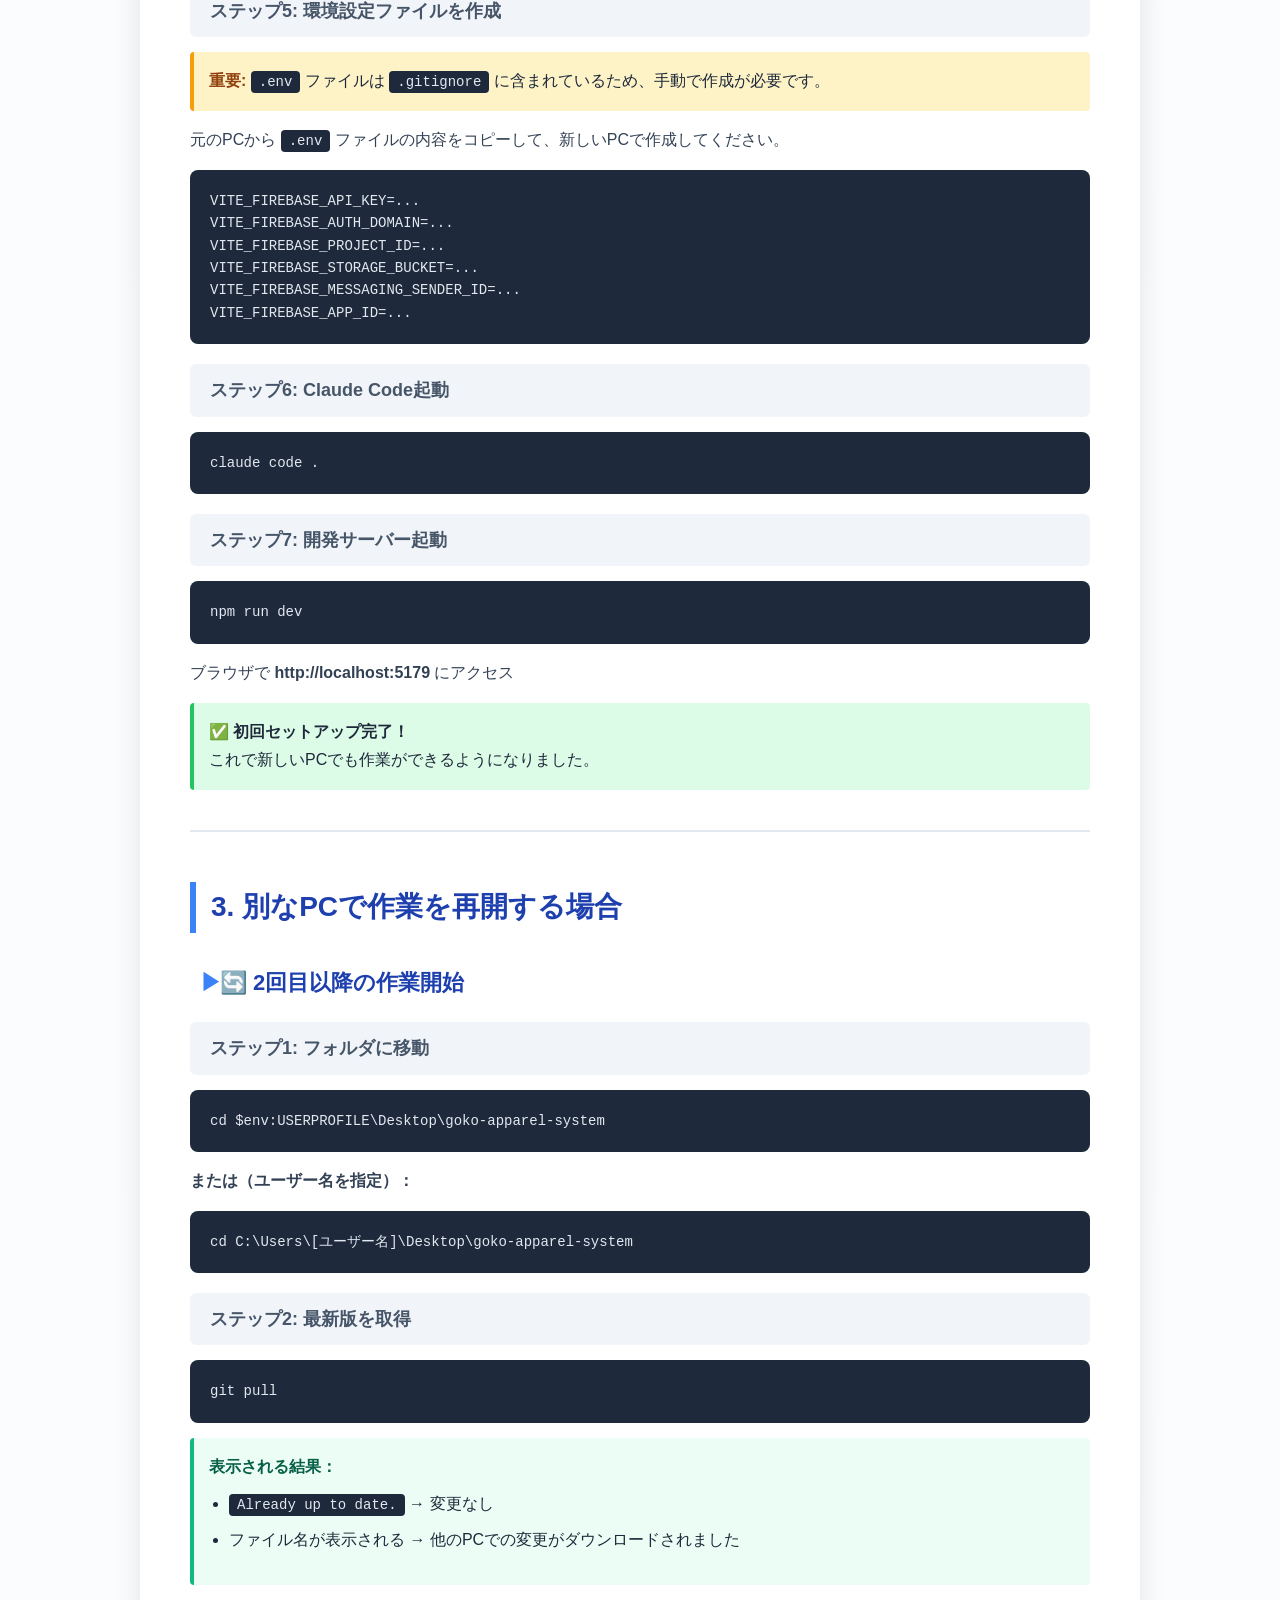
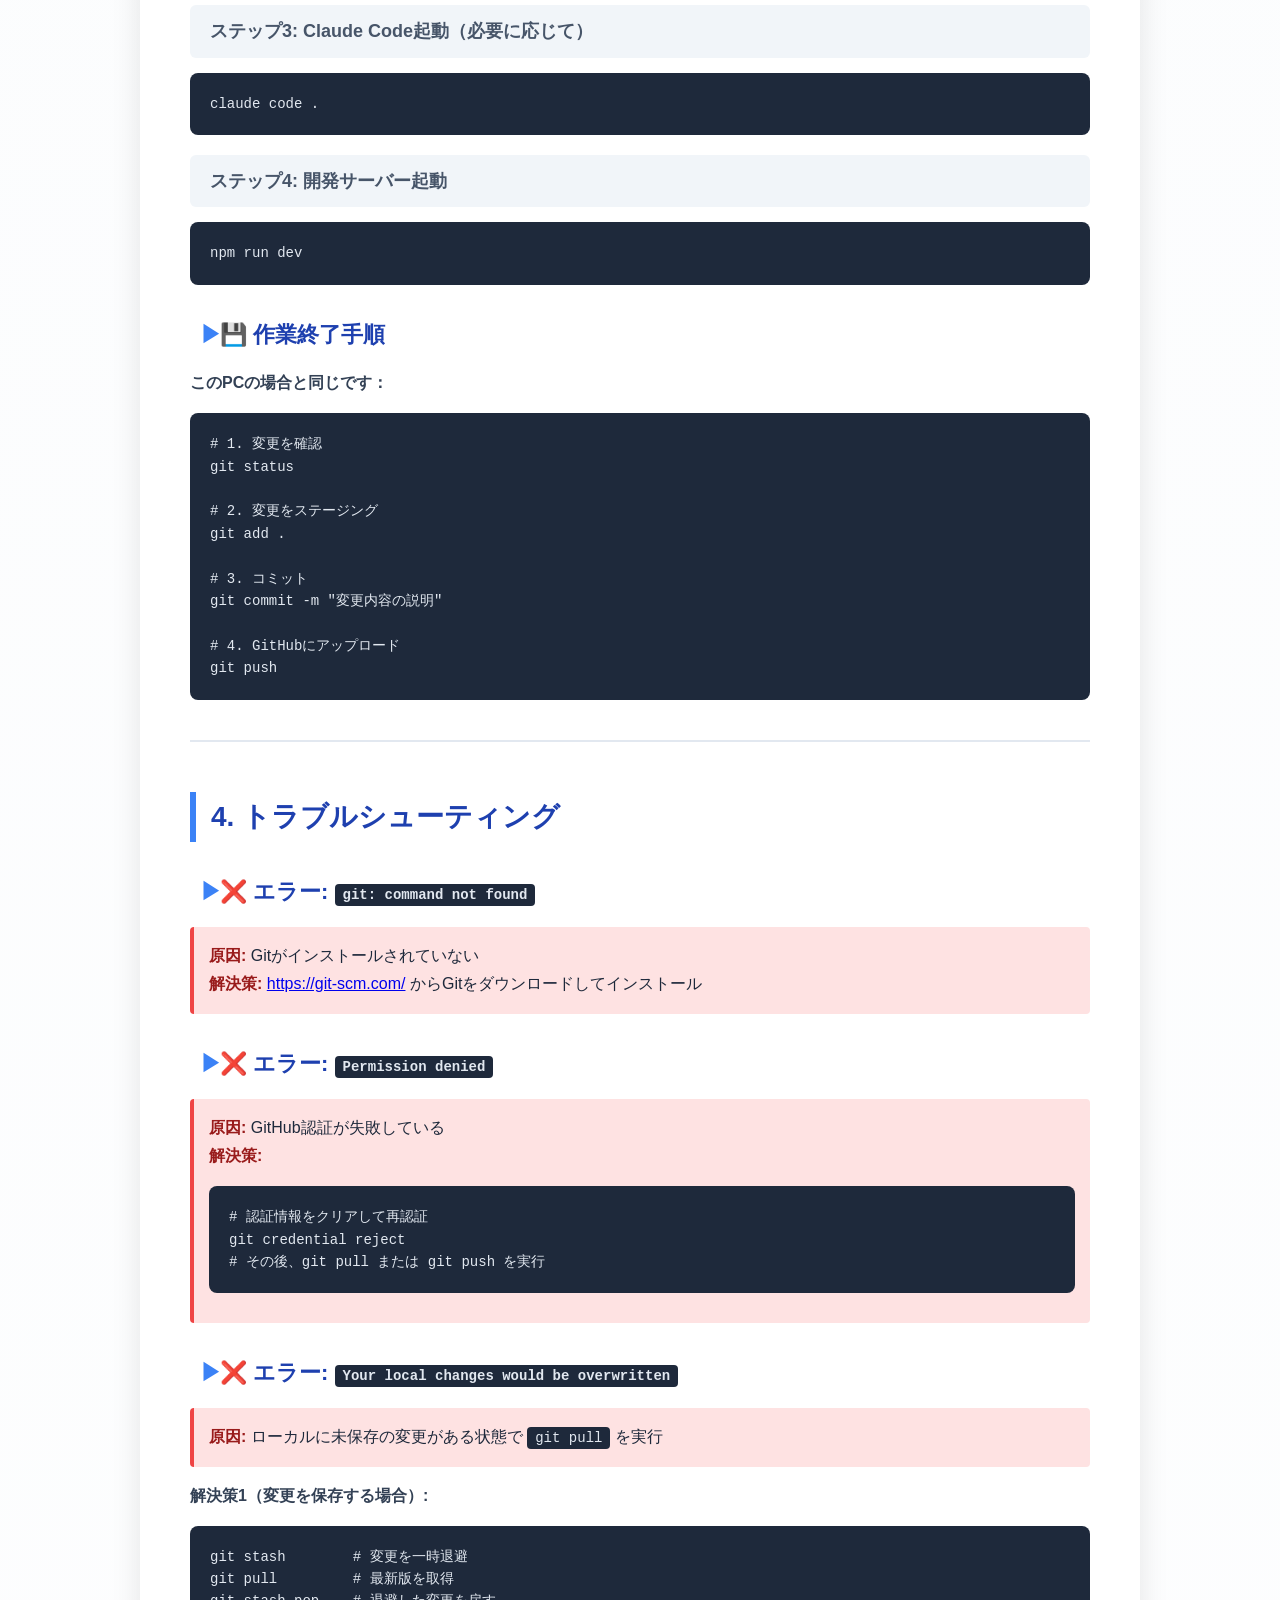
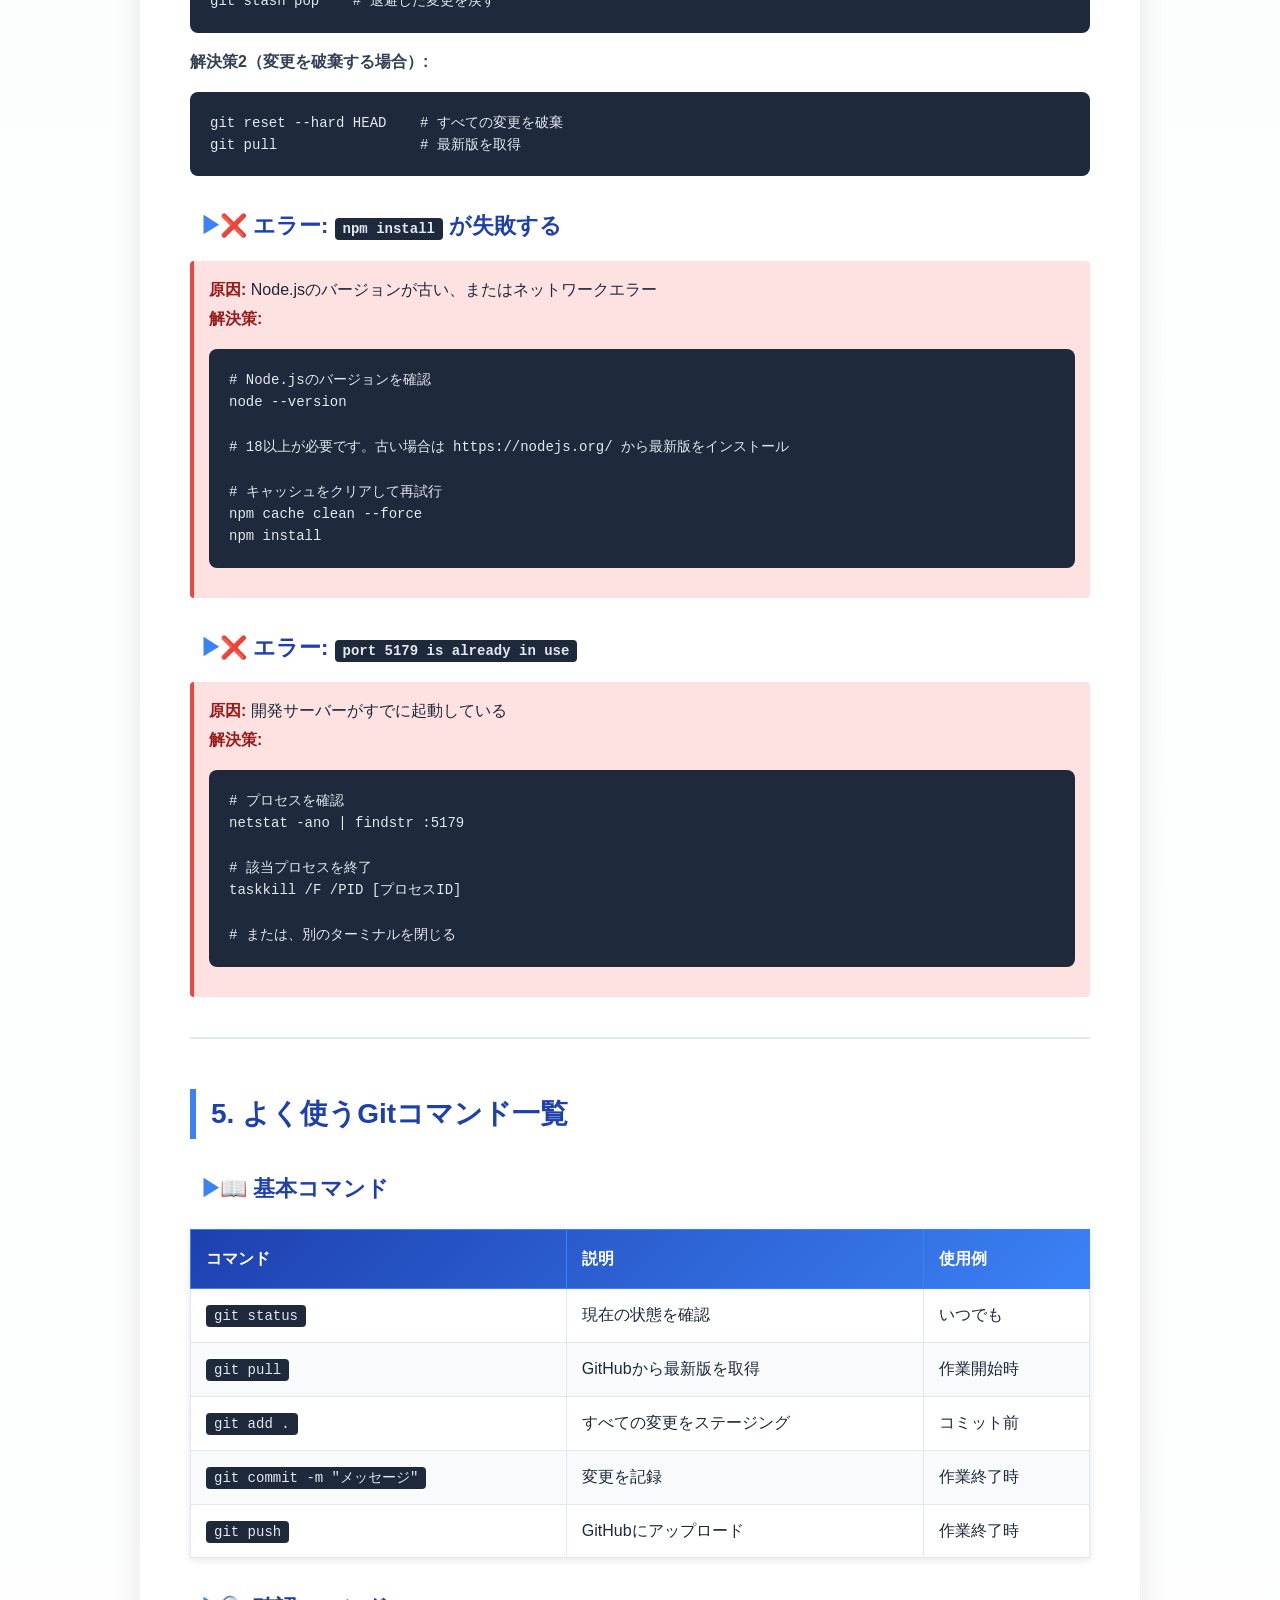
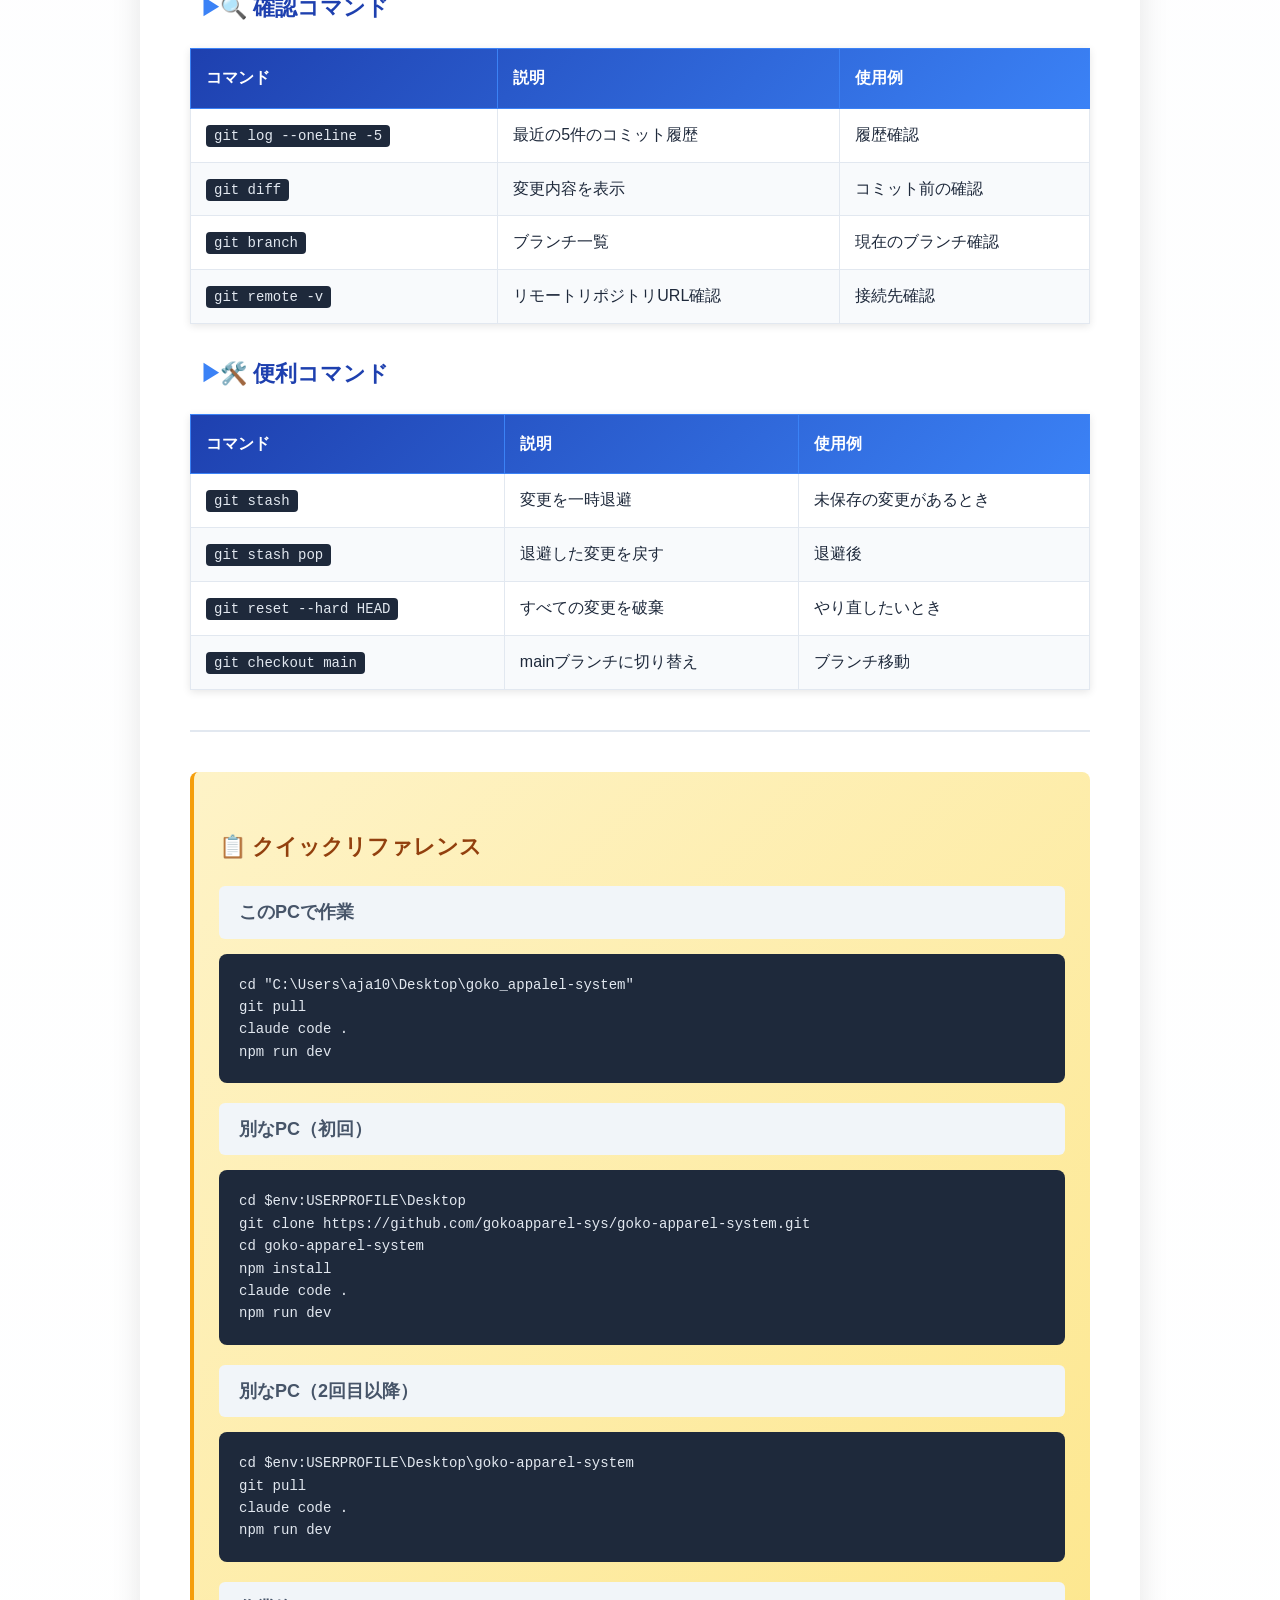
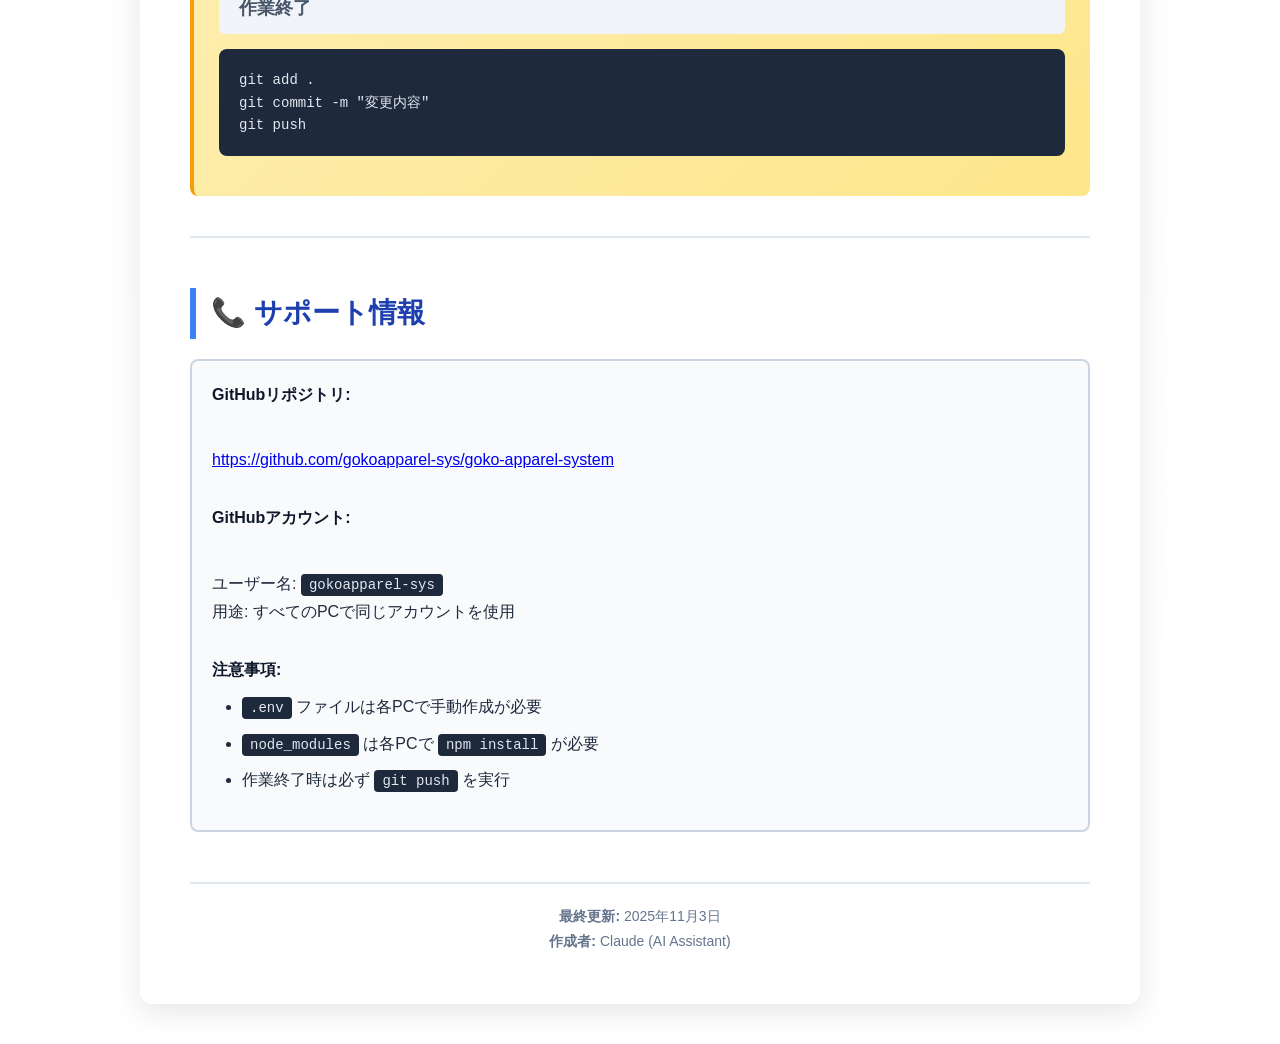
<file: Gitマニュアル/Git作業マニュアル.html>
<!DOCTYPE html>
<html lang="ja">
<head>
  <meta charset="UTF-8">
  <meta name="viewport" content="width=device-width, initial-scale=1.0">
  <title>Git作業マニュアル - GOKO アパレル商品管理システム</title>
  <style>
    * {
      margin: 0;
      padding: 0;
      box-sizing: border-box;
    }

    body {
      font-family: 'Hiragino Kaku Gothic Pro', 'メイリオ', 'MS PGothic', sans-serif;
      line-height: 1.8;
      color: #1e293b;
      background: linear-gradient(to bottom, #f8fafc 0%, #ffffff 100%);
      padding: 40px 20px;
    }

    .container {
      max-width: 1000px;
      margin: 0 auto;
      background: white;
      padding: 50px;
      border-radius: 12px;
      box-shadow: 0 8px 30px rgba(0, 0, 0, 0.1);
    }

    h1 {
      font-size: 36px;
      color: #0f172a;
      margin-bottom: 10px;
      padding-bottom: 15px;
      border-bottom: 4px solid #2563eb;
    }

    h2 {
      font-size: 28px;
      color: #1e40af;
      margin-top: 50px;
      margin-bottom: 20px;
      padding-left: 15px;
      border-left: 6px solid #3b82f6;
    }

    h3 {
      font-size: 22px;
      color: #1e40af;
      margin-top: 30px;
      margin-bottom: 15px;
      padding-left: 30px;
      position: relative;
    }

    h3::before {
      content: '▶';
      position: absolute;
      left: 10px;
      color: #3b82f6;
    }

    h4 {
      font-size: 18px;
      color: #475569;
      margin-top: 20px;
      margin-bottom: 10px;
      padding-left: 20px;
      background: #f1f5f9;
      padding: 10px 20px;
      border-radius: 6px;
    }

    p {
      margin-bottom: 15px;
      color: #334155;
    }

    .subtitle {
      font-size: 18px;
      color: #64748b;
      margin-bottom: 10px;
    }

    .meta-info {
      font-size: 14px;
      color: #94a3b8;
      margin-bottom: 30px;
    }

    .meta-info a {
      color: #2563eb;
      text-decoration: none;
    }

    .meta-info a:hover {
      text-decoration: underline;
    }

    hr {
      border: none;
      border-top: 2px solid #e2e8f0;
      margin: 40px 0;
    }

    .toc {
      background: linear-gradient(135deg, #f0f9ff 0%, #e0f2fe 100%);
      padding: 25px;
      border-radius: 8px;
      margin: 30px 0;
      border-left: 4px solid #0ea5e9;
    }

    .toc h2 {
      margin-top: 0;
      font-size: 22px;
      color: #0c4a6e;
      border: none;
      padding: 0;
    }

    .toc ol {
      margin-left: 25px;
      margin-top: 15px;
    }

    .toc li {
      margin-bottom: 8px;
    }

    .toc a {
      color: #0369a1;
      text-decoration: none;
      font-weight: 500;
    }

    .toc a:hover {
      text-decoration: underline;
    }

    .info-box {
      background: #f8fafc;
      border: 2px solid #cbd5e1;
      border-radius: 8px;
      padding: 20px;
      margin: 20px 0;
    }

    .info-box strong {
      color: #0f172a;
      display: block;
      margin-bottom: 8px;
    }

    pre {
      background: #1e293b;
      color: #e2e8f0;
      padding: 20px;
      border-radius: 8px;
      overflow-x: auto;
      margin: 15px 0;
      font-family: 'Consolas', 'Monaco', monospace;
      font-size: 14px;
      line-height: 1.6;
    }

    code {
      background: #1e293b;
      color: #e2e8f0;
      padding: 3px 8px;
      border-radius: 4px;
      font-family: 'Consolas', 'Monaco', monospace;
      font-size: 14px;
    }

    pre code {
      background: transparent;
      padding: 0;
    }

    .command-result {
      background: #ecfdf5;
      border-left: 4px solid #10b981;
      padding: 15px;
      margin: 15px 0;
      border-radius: 4px;
    }

    .command-result strong {
      color: #065f46;
      display: block;
      margin-bottom: 8px;
    }

    .command-result ul {
      margin-left: 20px;
    }

    .warning {
      background: #fef3c7;
      border-left: 4px solid #f59e0b;
      padding: 15px;
      margin: 15px 0;
      border-radius: 4px;
    }

    .warning strong {
      color: #92400e;
    }

    .error-box {
      background: #fee2e2;
      border-left: 4px solid #ef4444;
      padding: 15px;
      margin: 15px 0;
      border-radius: 4px;
    }

    .error-box strong {
      color: #991b1b;
    }

    .success-box {
      background: #dcfce7;
      border-left: 4px solid #22c55e;
      padding: 15px;
      margin: 15px 0;
      border-radius: 4px;
    }

    table {
      width: 100%;
      border-collapse: collapse;
      margin: 20px 0;
      box-shadow: 0 2px 8px rgba(0, 0, 0, 0.1);
    }

    thead {
      background: linear-gradient(135deg, #1e40af 0%, #3b82f6 100%);
      color: white;
    }

    th {
      padding: 15px;
      text-align: left;
      font-weight: bold;
      border: 1px solid #3b82f6;
    }

    td {
      padding: 12px 15px;
      border: 1px solid #e2e8f0;
    }

    tbody tr:nth-child(even) {
      background: #f8fafc;
    }

    tbody tr:hover {
      background: #f1f5f9;
    }

    ul, ol {
      margin-left: 30px;
      margin-bottom: 15px;
    }

    li {
      margin-bottom: 8px;
    }

    .icon {
      font-size: 24px;
      margin-right: 10px;
    }

    .quick-ref {
      background: linear-gradient(135deg, #fef3c7 0%, #fde68a 100%);
      padding: 25px;
      border-radius: 8px;
      margin: 30px 0;
      border-left: 4px solid #f59e0b;
    }

    .quick-ref h3 {
      color: #92400e;
      padding-left: 0;
    }

    .quick-ref h3::before {
      display: none;
    }

    .footer {
      margin-top: 50px;
      padding-top: 20px;
      border-top: 2px solid #e2e8f0;
      text-align: center;
      color: #64748b;
      font-size: 14px;
    }

    @media print {
      body {
        background: white;
        padding: 0;
      }

      .container {
        box-shadow: none;
        padding: 20px;
      }

      h2 {
        page-break-after: avoid;
      }

      pre, .info-box, .command-result, .warning, .error-box {
        page-break-inside: avoid;
      }

      * {
        -webkit-print-color-adjust: exact;
        print-color-adjust: exact;
      }
    }
  </style>
</head>
<body>
  <div class="container">
    <h1>📚 Git作業マニュアル</h1>
    <div class="subtitle"><strong>GOKO アパレル商品管理システム</strong></div>
    <div class="meta-info">
      作成日：2025年11月3日<br>
      GitHubリポジトリ：<a href="https://github.com/gokoapparel-sys/goko-apparel-system" target="_blank">https://github.com/gokoapparel-sys/goko-apparel-system</a>
    </div>

    <hr>

    <div class="toc">
      <h2>📚 目次</h2>
      <ol>
        <li><a href="#section1">このPCで作業をする場合</a></li>
        <li><a href="#section2">別なPCで初めて作業をする場合</a></li>
        <li><a href="#section3">別なPCで作業を再開する場合</a></li>
        <li><a href="#section4">トラブルシューティング</a></li>
        <li><a href="#section5">よく使うGitコマンド一覧</a></li>
      </ol>
    </div>

    <h2 id="section1">1. このPCで作業をする場合</h2>

    <h3>🖥️ 現在のPC情報</h3>
    <div class="info-box">
      <strong>プロジェクトフォルダ:</strong> <code>C:\Users\aja10\Desktop\goko_appalel-system</code><br>
      <strong>GitHubアカウント:</strong> <code>gokoapparel-sys</code>
    </div>

    <h3>✅ 作業開始手順</h3>

    <h4>ステップ1: フォルダに移動</h4>
    <pre><code>cd "C:\Users\aja10\Desktop\goko_appalel-system"</code></pre>

    <h4>ステップ2: 最新版を確認</h4>
    <pre><code>git pull</code></pre>

    <div class="command-result">
      <strong>表示される結果：</strong>
      <ul>
        <li><code>Already up to date.</code> → 最新版です。そのまま作業開始OK</li>
        <li>ファイル名が表示される → 他のPCでの変更がダウンロードされました</li>
      </ul>
    </div>

    <h4>ステップ3: Claude Code起動（必要に応じて）</h4>
    <pre><code>claude code .</code></pre>

    <h4>ステップ4: 開発サーバー起動</h4>
    <pre><code>npm run dev</code></pre>
    <p>ブラウザで <strong>http://localhost:5179</strong> にアクセス</p>

    <hr>

    <h3>💾 作業終了手順</h3>

    <h4>ステップ1: 変更を確認</h4>
    <pre><code>git status</code></pre>

    <h4>ステップ2: 変更をステージング</h4>
    <pre><code>git add .</code></pre>

    <h4>ステップ3: コミット（変更を記録）</h4>
    <pre><code>git commit -m "変更内容の説明（例：画像削除機能を追加）"</code></pre>

    <h4>ステップ4: GitHubにアップロード</h4>
    <pre><code>git push</code></pre>

    <div class="warning">
      <strong>⚠️ 重要:</strong> <code>git push</code> を忘れると、他のPCに変更が反映されません！
    </div>

    <hr>

    <h2 id="section2">2. 別なPCで初めて作業をする場合</h2>

    <h3>🆕 初回セットアップ（1回だけ）</h3>

    <h4>前提条件の確認</h4>
    <p>以下がインストールされているか確認：</p>

    <pre><code># Gitの確認
git --version

# Node.jsの確認
node --version

# npmの確認
npm --version

# Claude Code CLIの確認
claude --version</code></pre>

    <div class="warning">
      <strong>注意:</strong> どれかがエラーになる場合は、先にインストールが必要です。
    </div>

    <h4>ステップ1: 作業場所に移動</h4>

    <p><strong>方法1（推奨）: 環境変数を使う</strong></p>
    <pre><code>cd $env:USERPROFILE\Desktop</code></pre>

    <p><strong>方法2: ユーザー名を指定</strong></p>
    <pre><code>cd C:\Users\[ユーザー名]\Desktop</code></pre>

    <p><strong>ユーザー名がわからない場合：</strong></p>
    <pre><code>echo $env:USERNAME</code></pre>

    <p><strong>ユーザー名にスペースや日本語が含まれる場合：</strong></p>
    <pre><code>cd "C:\Users\山田 太郎\Desktop"</code></pre>

    <h4>ステップ2: プロジェクトをダウンロード（クローン）</h4>
    <pre><code>git clone https://github.com/gokoapparel-sys/goko-apparel-system.git</code></pre>

    <div class="info-box">
      <strong>初回のみGitHub認証が必要：</strong>
      <ol>
        <li>ブラウザが自動起動</li>
        <li>GitHubにサインイン
          <ul>
            <li>ユーザー名: <code>gokoapparel-sys</code></li>
            <li>パスワードを入力</li>
          </ul>
        </li>
        <li>Git Credential Manager の承認ボタンをクリック</li>
        <li>"Authentication Succeeded" と表示されればOK</li>
      </ol>
    </div>

    <h4>ステップ3: フォルダに移動</h4>
    <pre><code>cd goko-apparel-system</code></pre>

    <h4>ステップ4: パッケージをインストール</h4>
    <pre><code>npm install</code></pre>
    <p><strong>実行時間:</strong> 数分かかります。完了まで待ちましょう。</p>

    <h4>ステップ5: 環境設定ファイルを作成</h4>
    <div class="warning">
      <strong>重要:</strong> <code>.env</code> ファイルは <code>.gitignore</code> に含まれているため、手動で作成が必要です。
    </div>
    <p>元のPCから <code>.env</code> ファイルの内容をコピーして、新しいPCで作成してください。</p>
    <pre><code>VITE_FIREBASE_API_KEY=...
VITE_FIREBASE_AUTH_DOMAIN=...
VITE_FIREBASE_PROJECT_ID=...
VITE_FIREBASE_STORAGE_BUCKET=...
VITE_FIREBASE_MESSAGING_SENDER_ID=...
VITE_FIREBASE_APP_ID=...</code></pre>

    <h4>ステップ6: Claude Code起動</h4>
    <pre><code>claude code .</code></pre>

    <h4>ステップ7: 開発サーバー起動</h4>
    <pre><code>npm run dev</code></pre>
    <p>ブラウザで <strong>http://localhost:5179</strong> にアクセス</p>

    <div class="success-box">
      <strong>✅ 初回セットアップ完了！</strong><br>
      これで新しいPCでも作業ができるようになりました。
    </div>

    <hr>

    <h2 id="section3">3. 別なPCで作業を再開する場合</h2>

    <h3>🔄 2回目以降の作業開始</h3>

    <h4>ステップ1: フォルダに移動</h4>
    <pre><code>cd $env:USERPROFILE\Desktop\goko-apparel-system</code></pre>
    <p><strong>または（ユーザー名を指定）：</strong></p>
    <pre><code>cd C:\Users\[ユーザー名]\Desktop\goko-apparel-system</code></pre>

    <h4>ステップ2: 最新版を取得</h4>
    <pre><code>git pull</code></pre>

    <div class="command-result">
      <strong>表示される結果：</strong>
      <ul>
        <li><code>Already up to date.</code> → 変更なし</li>
        <li>ファイル名が表示される → 他のPCでの変更がダウンロードされました</li>
      </ul>
    </div>

    <h4>ステップ3: Claude Code起動（必要に応じて）</h4>
    <pre><code>claude code .</code></pre>

    <h4>ステップ4: 開発サーバー起動</h4>
    <pre><code>npm run dev</code></pre>

    <h3>💾 作業終了手順</h3>
    <p><strong>このPCの場合と同じです：</strong></p>
    <pre><code># 1. 変更を確認
git status

# 2. 変更をステージング
git add .

# 3. コミット
git commit -m "変更内容の説明"

# 4. GitHubにアップロード
git push</code></pre>

    <hr>

    <h2 id="section4">4. トラブルシューティング</h2>

    <h3>❌ エラー: <code>git: command not found</code></h3>
    <div class="error-box">
      <strong>原因:</strong> Gitがインストールされていない<br>
      <strong>解決策:</strong> <a href="https://git-scm.com/" target="_blank">https://git-scm.com/</a> からGitをダウンロードしてインストール
    </div>

    <h3>❌ エラー: <code>Permission denied</code></h3>
    <div class="error-box">
      <strong>原因:</strong> GitHub認証が失敗している<br>
      <strong>解決策:</strong>
      <pre><code># 認証情報をクリアして再認証
git credential reject
# その後、git pull または git push を実行</code></pre>
    </div>

    <h3>❌ エラー: <code>Your local changes would be overwritten</code></h3>
    <div class="error-box">
      <strong>原因:</strong> ローカルに未保存の変更がある状態で <code>git pull</code> を実行
    </div>
    <p><strong>解決策1（変更を保存する場合）:</strong></p>
    <pre><code>git stash        # 変更を一時退避
git pull         # 最新版を取得
git stash pop    # 退避した変更を戻す</code></pre>

    <p><strong>解決策2（変更を破棄する場合）:</strong></p>
    <pre><code>git reset --hard HEAD    # すべての変更を破棄
git pull                 # 最新版を取得</code></pre>

    <h3>❌ エラー: <code>npm install</code> が失敗する</h3>
    <div class="error-box">
      <strong>原因:</strong> Node.jsのバージョンが古い、またはネットワークエラー<br>
      <strong>解決策:</strong>
      <pre><code># Node.jsのバージョンを確認
node --version

# 18以上が必要です。古い場合は https://nodejs.org/ から最新版をインストール

# キャッシュをクリアして再試行
npm cache clean --force
npm install</code></pre>
    </div>

    <h3>❌ エラー: <code>port 5179 is already in use</code></h3>
    <div class="error-box">
      <strong>原因:</strong> 開発サーバーがすでに起動している<br>
      <strong>解決策:</strong>
      <pre><code># プロセスを確認
netstat -ano | findstr :5179

# 該当プロセスを終了
taskkill /F /PID [プロセスID]

# または、別のターミナルを閉じる</code></pre>
    </div>

    <hr>

    <h2 id="section5">5. よく使うGitコマンド一覧</h2>

    <h3>📖 基本コマンド</h3>
    <table>
      <thead>
        <tr>
          <th>コマンド</th>
          <th>説明</th>
          <th>使用例</th>
        </tr>
      </thead>
      <tbody>
        <tr>
          <td><code>git status</code></td>
          <td>現在の状態を確認</td>
          <td>いつでも</td>
        </tr>
        <tr>
          <td><code>git pull</code></td>
          <td>GitHubから最新版を取得</td>
          <td>作業開始時</td>
        </tr>
        <tr>
          <td><code>git add .</code></td>
          <td>すべての変更をステージング</td>
          <td>コミット前</td>
        </tr>
        <tr>
          <td><code>git commit -m "メッセージ"</code></td>
          <td>変更を記録</td>
          <td>作業終了時</td>
        </tr>
        <tr>
          <td><code>git push</code></td>
          <td>GitHubにアップロード</td>
          <td>作業終了時</td>
        </tr>
      </tbody>
    </table>

    <h3>🔍 確認コマンド</h3>
    <table>
      <thead>
        <tr>
          <th>コマンド</th>
          <th>説明</th>
          <th>使用例</th>
        </tr>
      </thead>
      <tbody>
        <tr>
          <td><code>git log --oneline -5</code></td>
          <td>最近の5件のコミット履歴</td>
          <td>履歴確認</td>
        </tr>
        <tr>
          <td><code>git diff</code></td>
          <td>変更内容を表示</td>
          <td>コミット前の確認</td>
        </tr>
        <tr>
          <td><code>git branch</code></td>
          <td>ブランチ一覧</td>
          <td>現在のブランチ確認</td>
        </tr>
        <tr>
          <td><code>git remote -v</code></td>
          <td>リモートリポジトリURL確認</td>
          <td>接続先確認</td>
        </tr>
      </tbody>
    </table>

    <h3>🛠️ 便利コマンド</h3>
    <table>
      <thead>
        <tr>
          <th>コマンド</th>
          <th>説明</th>
          <th>使用例</th>
        </tr>
      </thead>
      <tbody>
        <tr>
          <td><code>git stash</code></td>
          <td>変更を一時退避</td>
          <td>未保存の変更があるとき</td>
        </tr>
        <tr>
          <td><code>git stash pop</code></td>
          <td>退避した変更を戻す</td>
          <td>退避後</td>
        </tr>
        <tr>
          <td><code>git reset --hard HEAD</code></td>
          <td>すべての変更を破棄</td>
          <td>やり直したいとき</td>
        </tr>
        <tr>
          <td><code>git checkout main</code></td>
          <td>mainブランチに切り替え</td>
          <td>ブランチ移動</td>
        </tr>
      </tbody>
    </table>

    <hr>

    <div class="quick-ref">
      <h3>📋 クイックリファレンス</h3>

      <h4>このPCで作業</h4>
      <pre><code>cd "C:\Users\aja10\Desktop\goko_appalel-system"
git pull
claude code .
npm run dev</code></pre>

      <h4>別なPC（初回）</h4>
      <pre><code>cd $env:USERPROFILE\Desktop
git clone https://github.com/gokoapparel-sys/goko-apparel-system.git
cd goko-apparel-system
npm install
claude code .
npm run dev</code></pre>

      <h4>別なPC（2回目以降）</h4>
      <pre><code>cd $env:USERPROFILE\Desktop\goko-apparel-system
git pull
claude code .
npm run dev</code></pre>

      <h4>作業終了</h4>
      <pre><code>git add .
git commit -m "変更内容"
git push</code></pre>
    </div>

    <hr>

    <h2>📞 サポート情報</h2>

    <div class="info-box">
      <strong>GitHubリポジトリ:</strong><br>
      <a href="https://github.com/gokoapparel-sys/goko-apparel-system" target="_blank">https://github.com/gokoapparel-sys/goko-apparel-system</a>
      <br><br>
      <strong>GitHubアカウント:</strong><br>
      ユーザー名: <code>gokoapparel-sys</code><br>
      用途: すべてのPCで同じアカウントを使用
      <br><br>
      <strong>注意事項:</strong>
      <ul>
        <li><code>.env</code> ファイルは各PCで手動作成が必要</li>
        <li><code>node_modules</code> は各PCで <code>npm install</code> が必要</li>
        <li>作業終了時は必ず <code>git push</code> を実行</li>
      </ul>
    </div>

    <div class="footer">
      <strong>最終更新:</strong> 2025年11月3日<br>
      <strong>作成者:</strong> Claude (AI Assistant)
    </div>
  </div>
</body>
</html>
</file>
